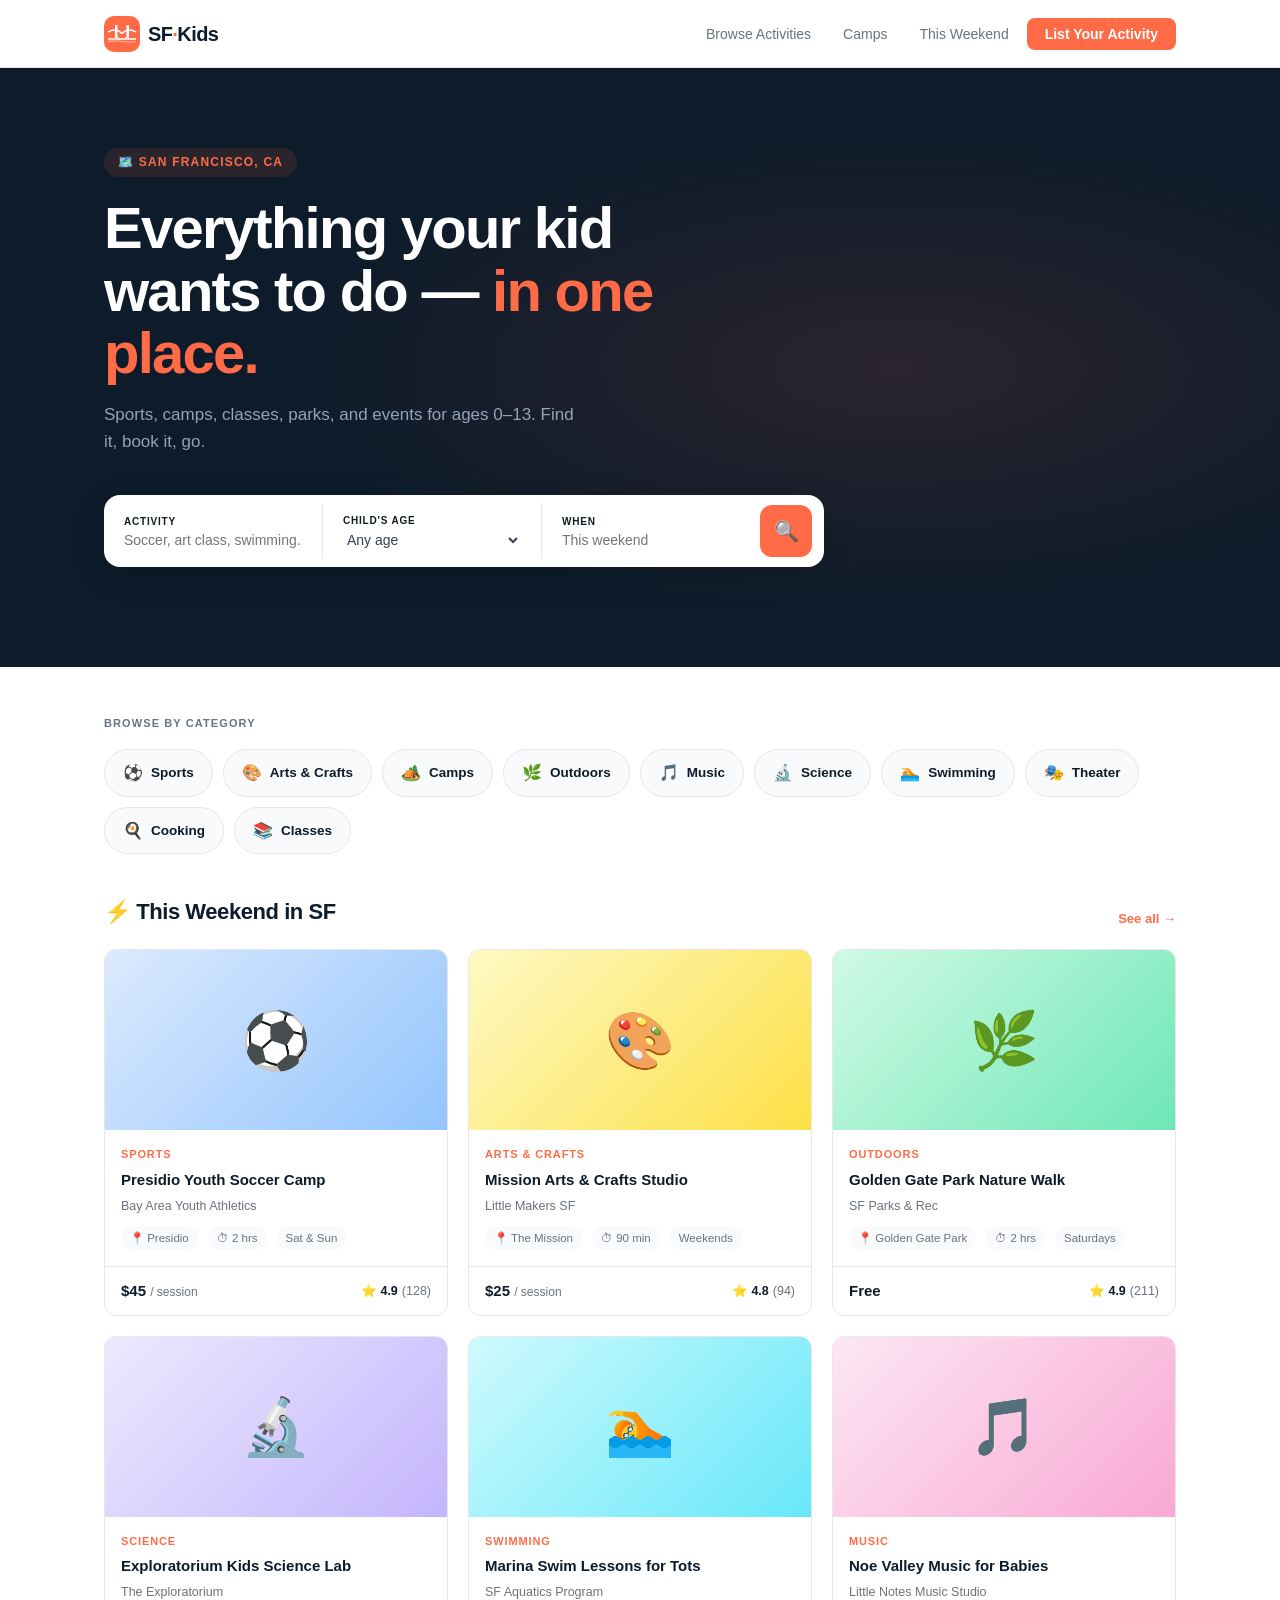
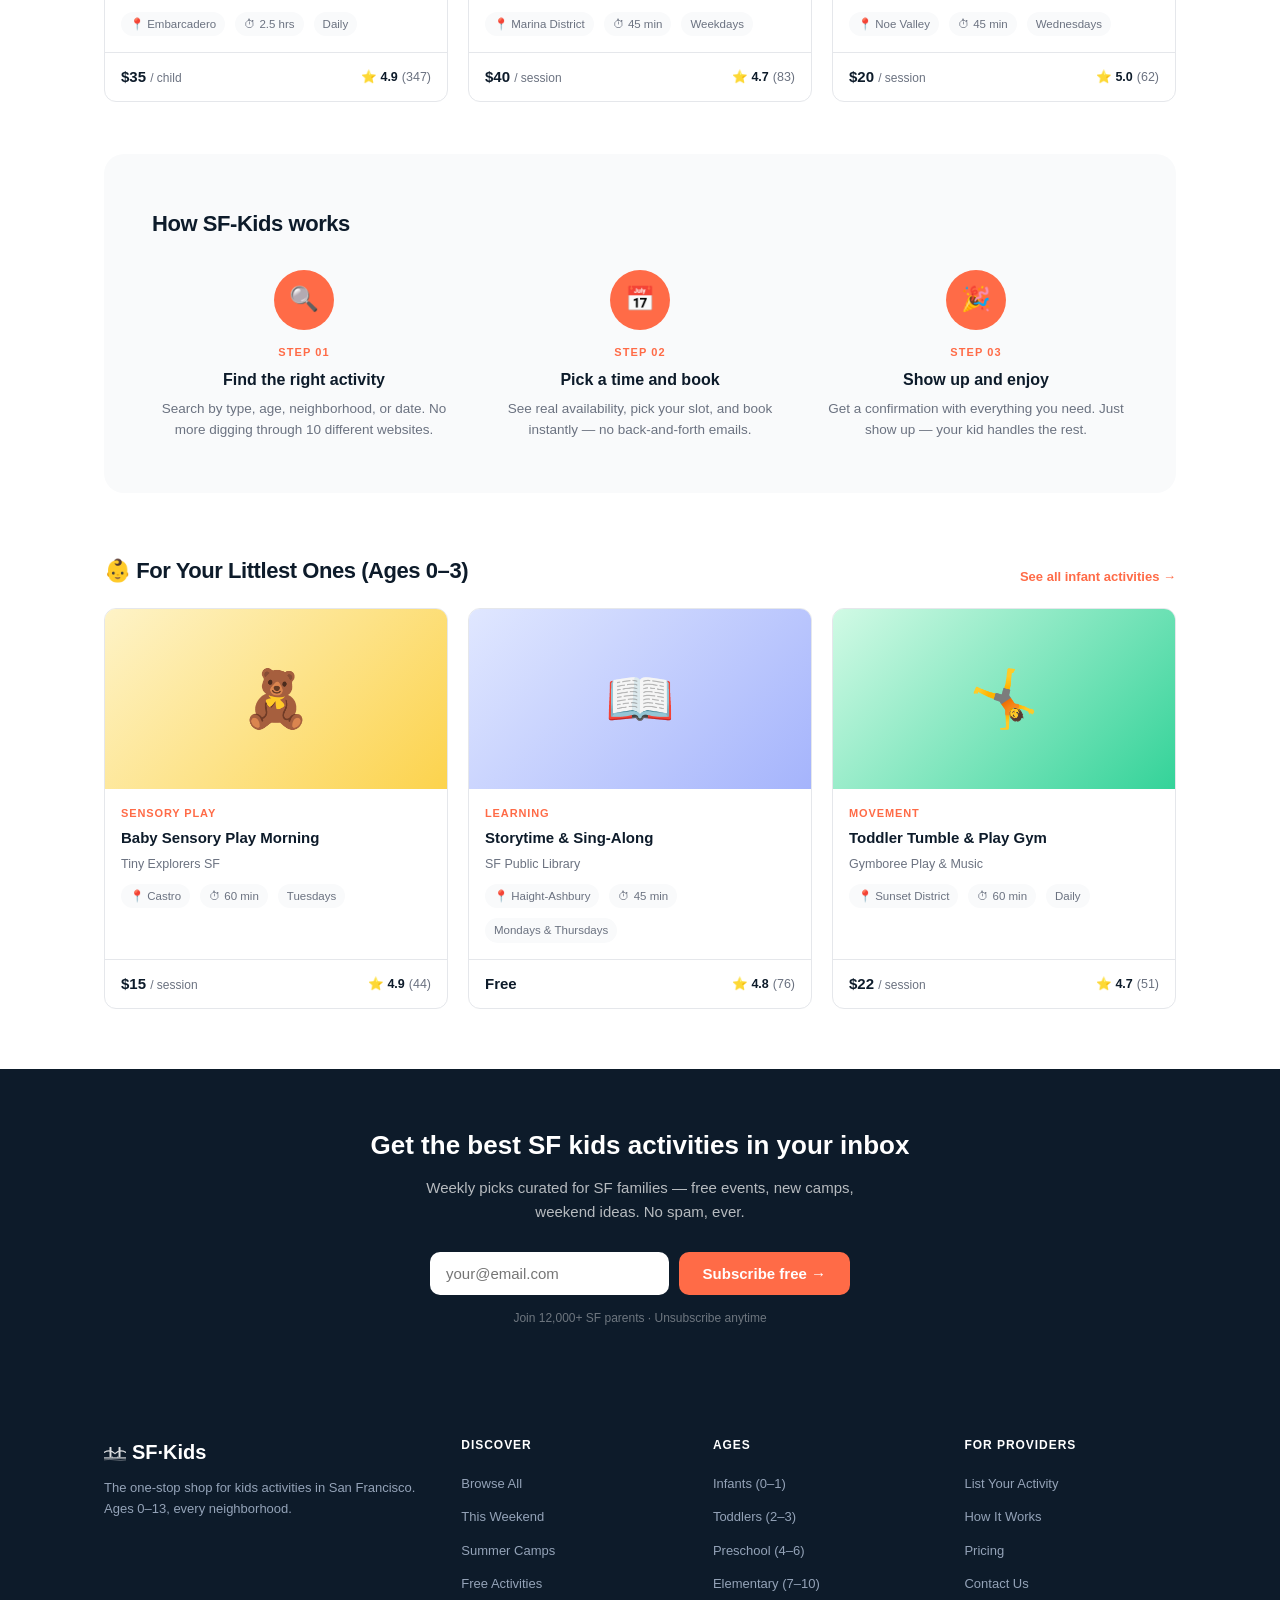
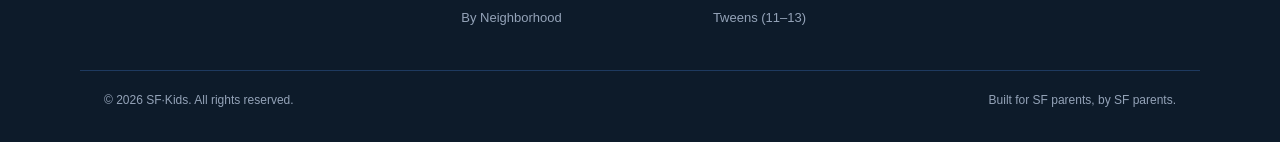
<file: index.html>
<!DOCTYPE html>
<html lang="en">
<head>
<meta charset="UTF-8">
<meta name="viewport" content="width=device-width, initial-scale=1.0">
<title>SF-Kids — Find & Book Kids Activities in San Francisco</title>
<meta name="description" content="The one-stop shop for kids activities in San Francisco. Sports, camps, classes, and events for ages 0–13. Book instantly.">
<link rel="stylesheet" href="styles.css">
</head>
<body>

<!-- ── Nav ──────────────────────────────────────────────────── -->
<nav class="nav">
  <div class="nav-inner">
    <a href="index.html" class="nav-logo">
      <div class="nav-logo-icon">
        <svg width="28" height="20" viewBox="0 0 28 20" fill="none" xmlns="http://www.w3.org/2000/svg">
          <!-- Left tower -->
          <rect x="7" y="1" width="2.5" height="13" rx="0.5" fill="white"/>
          <!-- Right tower -->
          <rect x="18.5" y="1" width="2.5" height="13" rx="0.5" fill="white"/>
          <!-- Main suspension cable -->
          <path d="M0 8 Q8 3.5 14 9.5 Q20 3.5 28 8" stroke="white" stroke-width="1.4" fill="none" stroke-linecap="round"/>
          <!-- Suspender cables -->
          <line x1="10.5" y1="13" x2="10.5" y2="15" stroke="white" stroke-width="0.9"/>
          <line x1="14" y1="15" x2="14" y2="15" stroke="white" stroke-width="0.9"/>
          <line x1="17.5" y1="13" x2="17.5" y2="15" stroke="white" stroke-width="0.9"/>
          <!-- Deck / road -->
          <line x1="0" y1="15" x2="28" y2="15" stroke="white" stroke-width="1.5"/>
          <!-- Water -->
          <path d="M0 17.5 Q7 16.2 14 17.5 Q21 18.8 28 17.5" stroke="white" stroke-width="1" fill="none" opacity="0.5"/>
        </svg>
      </div>
      <span>SF<span style="color:var(--coral);font-weight:900;">·</span>Kids</span>
    </a>
    <ul class="nav-links">
      <li><a href="results.html">Browse Activities</a></li>
      <li><a href="results.html?filter=camps">Camps</a></li>
      <li><a href="results.html?filter=weekend">This Weekend</a></li>
      <li><a href="list-your-activity.html" class="nav-cta">List Your Activity</a></li>
    </ul>
  </div>
</nav>

<!-- ── Hero ─────────────────────────────────────────────────── -->
<section class="hero">
  <div class="hero-inner">
    <div class="hero-eyebrow">🗺️ San Francisco, CA</div>
    <h1>Everything your kid<br>wants to do — <span>in one place.</span></h1>
    <p class="hero-sub">Sports, camps, classes, parks, and events for ages 0–13. Find it, book it, go.</p>

    <!-- Search bar -->
    <div class="search-bar">
      <div class="search-field">
        <span class="search-label">Activity</span>
        <input type="text" placeholder="Soccer, art class, swimming...">
      </div>
      <div class="search-field">
        <span class="search-label">Child's Age</span>
        <select>
          <option value="">Any age</option>
          <option>0–1 (Infant)</option>
          <option>2–3 (Toddler)</option>
          <option>4–6 (Preschool)</option>
          <option>7–10 (Elementary)</option>
          <option>11–13 (Tween)</option>
        </select>
      </div>
      <div class="search-field">
        <span class="search-label">When</span>
        <input type="text" placeholder="This weekend">
      </div>
      <button class="search-btn" onclick="window.location='results.html'">🔍</button>
    </div>
  </div>
</section>

<!-- ── Categories ────────────────────────────────────────────── -->
<div class="page">
  <div class="categories">
    <p class="categories-title">Browse by category</p>
    <div class="cat-chips">
      <a href="results.html" class="cat-chip"><span class="cat-chip-icon">⚽</span> Sports</a>
      <a href="results.html" class="cat-chip"><span class="cat-chip-icon">🎨</span> Arts & Crafts</a>
      <a href="results.html" class="cat-chip"><span class="cat-chip-icon">🏕️</span> Camps</a>
      <a href="results.html" class="cat-chip"><span class="cat-chip-icon">🌿</span> Outdoors</a>
      <a href="results.html" class="cat-chip"><span class="cat-chip-icon">🎵</span> Music</a>
      <a href="results.html" class="cat-chip"><span class="cat-chip-icon">🔬</span> Science</a>
      <a href="results.html" class="cat-chip"><span class="cat-chip-icon">🏊</span> Swimming</a>
      <a href="results.html" class="cat-chip"><span class="cat-chip-icon">🎭</span> Theater</a>
      <a href="results.html" class="cat-chip"><span class="cat-chip-icon">🍳</span> Cooking</a>
      <a href="results.html" class="cat-chip"><span class="cat-chip-icon">📚</span> Classes</a>
    </div>
  </div>

  <!-- This Weekend -->
  <div class="section-head">
    <h2>⚡ This Weekend in SF</h2>
    <a href="results.html?filter=weekend">See all →</a>
  </div>

  <div class="cards-grid">
    <!-- Card 1 -->
    <a href="activity.html?id=soccer" class="card">
      <div class="card-img" style="background: linear-gradient(135deg,#DBEAFE,#93C5FD); font-size:56px;">⚽</div>
      <div class="card-img-badge">Ages 6–12</div>
      <div class="card-img-save">🤍</div>
      <div class="card-body">
        <span class="card-cat">Sports</span>
        <span class="card-title">Presidio Youth Soccer Camp</span>
        <span class="card-provider">Bay Area Youth Athletics</span>
        <div class="card-meta">
          <span class="card-tag">📍 Presidio</span>
          <span class="card-tag">⏱ 2 hrs</span>
          <span class="card-tag">Sat & Sun</span>
        </div>
      </div>
      <div class="card-footer">
        <div class="card-price">$45 <span>/ session</span></div>
        <div class="card-rating">⭐ 4.9 <span style="color:var(--muted);font-weight:400;">(128)</span></div>
      </div>
    </a>

    <!-- Card 2 -->
    <a href="activity.html?id=arts-crafts" class="card">
      <div class="card-img" style="background: linear-gradient(135deg,#FEF9C3,#FDE047); font-size:56px;">🎨</div>
      <div class="card-img-badge">Ages 3–8</div>
      <div class="card-img-save">🤍</div>
      <div class="card-body">
        <span class="card-cat">Arts & Crafts</span>
        <span class="card-title">Mission Arts & Crafts Studio</span>
        <span class="card-provider">Little Makers SF</span>
        <div class="card-meta">
          <span class="card-tag">📍 The Mission</span>
          <span class="card-tag">⏱ 90 min</span>
          <span class="card-tag">Weekends</span>
        </div>
      </div>
      <div class="card-footer">
        <div class="card-price">$25 <span>/ session</span></div>
        <div class="card-rating">⭐ 4.8 <span style="color:var(--muted);font-weight:400;">(94)</span></div>
      </div>
    </a>

    <!-- Card 3 -->
    <a href="activity.html?id=nature-walk" class="card">
      <div class="card-img" style="background: linear-gradient(135deg,#D1FAE5,#6EE7B7); font-size:56px;">🌿</div>
      <div class="card-img-badge">Ages 4–10</div>
      <div class="card-img-save">❤️</div>
      <div class="card-body">
        <span class="card-cat">Outdoors</span>
        <span class="card-title">Golden Gate Park Nature Walk</span>
        <span class="card-provider">SF Parks & Rec</span>
        <div class="card-meta">
          <span class="card-tag">📍 Golden Gate Park</span>
          <span class="card-tag">⏱ 2 hrs</span>
          <span class="card-tag">Saturdays</span>
        </div>
      </div>
      <div class="card-footer">
        <div class="card-price">Free</div>
        <div class="card-rating">⭐ 4.9 <span style="color:var(--muted);font-weight:400;">(211)</span></div>
      </div>
    </a>

    <!-- Card 4 -->
    <a href="activity.html?id=science-lab" class="card">
      <div class="card-img" style="background: linear-gradient(135deg,#EDE9FE,#C4B5FD); font-size:56px;">🔬</div>
      <div class="card-img-badge">Ages 5–13</div>
      <div class="card-img-save">🤍</div>
      <div class="card-body">
        <span class="card-cat">Science</span>
        <span class="card-title">Exploratorium Kids Science Lab</span>
        <span class="card-provider">The Exploratorium</span>
        <div class="card-meta">
          <span class="card-tag">📍 Embarcadero</span>
          <span class="card-tag">⏱ 2.5 hrs</span>
          <span class="card-tag">Daily</span>
        </div>
      </div>
      <div class="card-footer">
        <div class="card-price">$35 <span>/ child</span></div>
        <div class="card-rating">⭐ 4.9 <span style="color:var(--muted);font-weight:400;">(347)</span></div>
      </div>
    </a>

    <!-- Card 5 -->
    <a href="activity.html?id=swim-tots" class="card">
      <div class="card-img" style="background: linear-gradient(135deg,#CFFAFE,#67E8F9); font-size:56px;">🏊</div>
      <div class="card-img-badge">Ages 0–6</div>
      <div class="card-img-save">🤍</div>
      <div class="card-body">
        <span class="card-cat">Swimming</span>
        <span class="card-title">Marina Swim Lessons for Tots</span>
        <span class="card-provider">SF Aquatics Program</span>
        <div class="card-meta">
          <span class="card-tag">📍 Marina District</span>
          <span class="card-tag">⏱ 45 min</span>
          <span class="card-tag">Weekdays</span>
        </div>
      </div>
      <div class="card-footer">
        <div class="card-price">$40 <span>/ session</span></div>
        <div class="card-rating">⭐ 4.7 <span style="color:var(--muted);font-weight:400;">(83)</span></div>
      </div>
    </a>

    <!-- Card 6 -->
    <a href="activity.html?id=music-babies" class="card">
      <div class="card-img" style="background: linear-gradient(135deg,#FCE7F3,#F9A8D4); font-size:56px;">🎵</div>
      <div class="card-img-badge">Ages 0–3</div>
      <div class="card-img-save">🤍</div>
      <div class="card-body">
        <span class="card-cat">Music</span>
        <span class="card-title">Noe Valley Music for Babies</span>
        <span class="card-provider">Little Notes Music Studio</span>
        <div class="card-meta">
          <span class="card-tag">📍 Noe Valley</span>
          <span class="card-tag">⏱ 45 min</span>
          <span class="card-tag">Wednesdays</span>
        </div>
      </div>
      <div class="card-footer">
        <div class="card-price">$20 <span>/ session</span></div>
        <div class="card-rating">⭐ 5.0 <span style="color:var(--muted);font-weight:400;">(62)</span></div>
      </div>
    </a>
  </div>

  <!-- How it works -->
  <div class="how-it-works">
    <div class="section-head">
      <h2>How SF-Kids works</h2>
    </div>
    <div class="hiw-steps">
      <div class="hiw-step">
        <div class="hiw-icon">🔍</div>
        <p class="hiw-num">Step 01</p>
        <p class="hiw-title">Find the right activity</p>
        <p class="hiw-desc">Search by type, age, neighborhood, or date. No more digging through 10 different websites.</p>
      </div>
      <div class="hiw-step">
        <div class="hiw-icon">📅</div>
        <p class="hiw-num">Step 02</p>
        <p class="hiw-title">Pick a time and book</p>
        <p class="hiw-desc">See real availability, pick your slot, and book instantly — no back-and-forth emails.</p>
      </div>
      <div class="hiw-step">
        <div class="hiw-icon">🎉</div>
        <p class="hiw-num">Step 03</p>
        <p class="hiw-title">Show up and enjoy</p>
        <p class="hiw-desc">Get a confirmation with everything you need. Just show up — your kid handles the rest.</p>
      </div>
    </div>
  </div>

  <!-- Baby & Infant section -->
  <div class="section-head" style="margin-top: 8px;">
    <h2>👶 For Your Littlest Ones (Ages 0–3)</h2>
    <a href="results.html">See all infant activities →</a>
  </div>
  <div class="cards-grid" style="margin-bottom:60px;">
    <a href="activity.html?id=sensory-play" class="card">
      <div class="card-img" style="background: linear-gradient(135deg,#FEF3C7,#FCD34D); font-size:56px;">🧸</div>
      <div class="card-img-badge">Ages 0–2</div>
      <div class="card-img-save">🤍</div>
      <div class="card-body">
        <span class="card-cat">Sensory Play</span>
        <span class="card-title">Baby Sensory Play Morning</span>
        <span class="card-provider">Tiny Explorers SF</span>
        <div class="card-meta">
          <span class="card-tag">📍 Castro</span>
          <span class="card-tag">⏱ 60 min</span>
          <span class="card-tag">Tuesdays</span>
        </div>
      </div>
      <div class="card-footer">
        <div class="card-price">$15 <span>/ session</span></div>
        <div class="card-rating">⭐ 4.9 <span style="color:var(--muted);font-weight:400;">(44)</span></div>
      </div>
    </a>
    <a href="activity.html?id=music-babies" class="card">
      <div class="card-img" style="background: linear-gradient(135deg,#E0E7FF,#A5B4FC); font-size:56px;">📖</div>
      <div class="card-img-badge">Ages 0–3</div>
      <div class="card-img-save">🤍</div>
      <div class="card-body">
        <span class="card-cat">Learning</span>
        <span class="card-title">Storytime & Sing-Along</span>
        <span class="card-provider">SF Public Library</span>
        <div class="card-meta">
          <span class="card-tag">📍 Haight-Ashbury</span>
          <span class="card-tag">⏱ 45 min</span>
          <span class="card-tag">Mondays & Thursdays</span>
        </div>
      </div>
      <div class="card-footer">
        <div class="card-price">Free</div>
        <div class="card-rating">⭐ 4.8 <span style="color:var(--muted);font-weight:400;">(76)</span></div>
      </div>
    </a>
    <a href="activity.html?id=gym" class="card">
      <div class="card-img" style="background: linear-gradient(135deg,#D1FAE5,#34D399); font-size:56px;">🤸</div>
      <div class="card-img-badge">Ages 1–3</div>
      <div class="card-img-save">🤍</div>
      <div class="card-body">
        <span class="card-cat">Movement</span>
        <span class="card-title">Toddler Tumble & Play Gym</span>
        <span class="card-provider">Gymboree Play & Music</span>
        <div class="card-meta">
          <span class="card-tag">📍 Sunset District</span>
          <span class="card-tag">⏱ 60 min</span>
          <span class="card-tag">Daily</span>
        </div>
      </div>
      <div class="card-footer">
        <div class="card-price">$22 <span>/ session</span></div>
        <div class="card-rating">⭐ 4.7 <span style="color:var(--muted);font-weight:400;">(51)</span></div>
      </div>
    </a>
  </div>
</div>

<!-- ── Email Subscribe ───────────────────────────────────────── -->
<div style="background:var(--navy);padding:56px 24px;text-align:center;">
  <h2 style="font-size:26px;font-weight:800;color:#fff;margin-bottom:10px;">Get the best SF kids activities in your inbox</h2>
  <p style="font-size:15px;color:rgba(255,255,255,.7);max-width:460px;margin:0 auto 28px;line-height:1.6;">Weekly picks curated for SF families — free events, new camps, weekend ideas. No spam, ever.</p>
  <form action="https://formsubmit.co/brandonbreon@gmail.com" method="POST"
        onsubmit="this.querySelector('.sub-btn').textContent='✓ You\'re in!'"
        style="display:flex;gap:10px;max-width:420px;margin:0 auto;flex-wrap:wrap;justify-content:center;">
    <input type="hidden" name="_subject" value="New SF-Kids Newsletter Subscriber">
    <input type="hidden" name="_captcha" value="false">
    <input type="hidden" name="_next" value="https://sf-kids.com">
    <input type="email" name="email" required placeholder="your@email.com"
      style="flex:1;min-width:220px;padding:13px 16px;border-radius:10px;border:none;font-size:15px;font-family:inherit;color:var(--navy);">
    <button type="submit" class="sub-btn"
      style="padding:13px 24px;background:var(--coral);color:#fff;border:none;border-radius:10px;font-size:15px;font-weight:700;cursor:pointer;font-family:inherit;white-space:nowrap;">
      Subscribe free →
    </button>
  </form>
  <p style="font-size:12px;color:rgba(255,255,255,.4);margin-top:14px;">Join 12,000+ SF parents · Unsubscribe anytime</p>
</div>

<!-- ── Footer ────────────────────────────────────────────────── -->
<footer class="footer">
  <div class="footer-inner">
    <div>
      <div class="footer-brand">
        <svg width="22" height="16" viewBox="0 0 28 20" fill="none" xmlns="http://www.w3.org/2000/svg" style="vertical-align:middle;margin-right:6px;opacity:0.85;">
          <rect x="7" y="1" width="2.5" height="13" rx="0.5" fill="white"/>
          <rect x="18.5" y="1" width="2.5" height="13" rx="0.5" fill="white"/>
          <path d="M0 8 Q8 3.5 14 9.5 Q20 3.5 28 8" stroke="white" stroke-width="1.4" fill="none" stroke-linecap="round"/>
          <line x1="10.5" y1="13" x2="10.5" y2="15" stroke="white" stroke-width="0.9"/>
          <line x1="17.5" y1="13" x2="17.5" y2="15" stroke="white" stroke-width="0.9"/>
          <line x1="0" y1="15" x2="28" y2="15" stroke="white" stroke-width="1.5"/>
          <path d="M0 17.5 Q7 16.2 14 17.5 Q21 18.8 28 17.5" stroke="white" stroke-width="1" fill="none" opacity="0.5"/>
        </svg>SF·Kids
      </div>
      <p class="footer-tagline">The one-stop shop for kids activities in San Francisco. Ages 0–13, every neighborhood.</p>
    </div>
    <div>
      <p class="footer-col-title">Discover</p>
      <ul class="footer-links">
        <li><a href="results.html">Browse All</a></li>
        <li><a href="results.html?filter=weekend">This Weekend</a></li>
        <li><a href="results.html?filter=camps">Summer Camps</a></li>
        <li><a href="#">Free Activities</a></li>
        <li><a href="#">By Neighborhood</a></li>
      </ul>
    </div>
    <div>
      <p class="footer-col-title">Ages</p>
      <ul class="footer-links">
        <li><a href="#">Infants (0–1)</a></li>
        <li><a href="#">Toddlers (2–3)</a></li>
        <li><a href="#">Preschool (4–6)</a></li>
        <li><a href="#">Elementary (7–10)</a></li>
        <li><a href="#">Tweens (11–13)</a></li>
      </ul>
    </div>
    <div>
      <p class="footer-col-title">For Providers</p>
      <ul class="footer-links">
        <li><a href="#">List Your Activity</a></li>
        <li><a href="#">How It Works</a></li>
        <li><a href="#">Pricing</a></li>
        <li><a href="#">Contact Us</a></li>
      </ul>
    </div>
  </div>
  <div class="footer-bottom">
    <span>© 2026 SF·Kids. All rights reserved.</span>
    <span>Built for SF parents, by SF parents.</span>
  </div>
</footer>

</body>
</html>
</file>
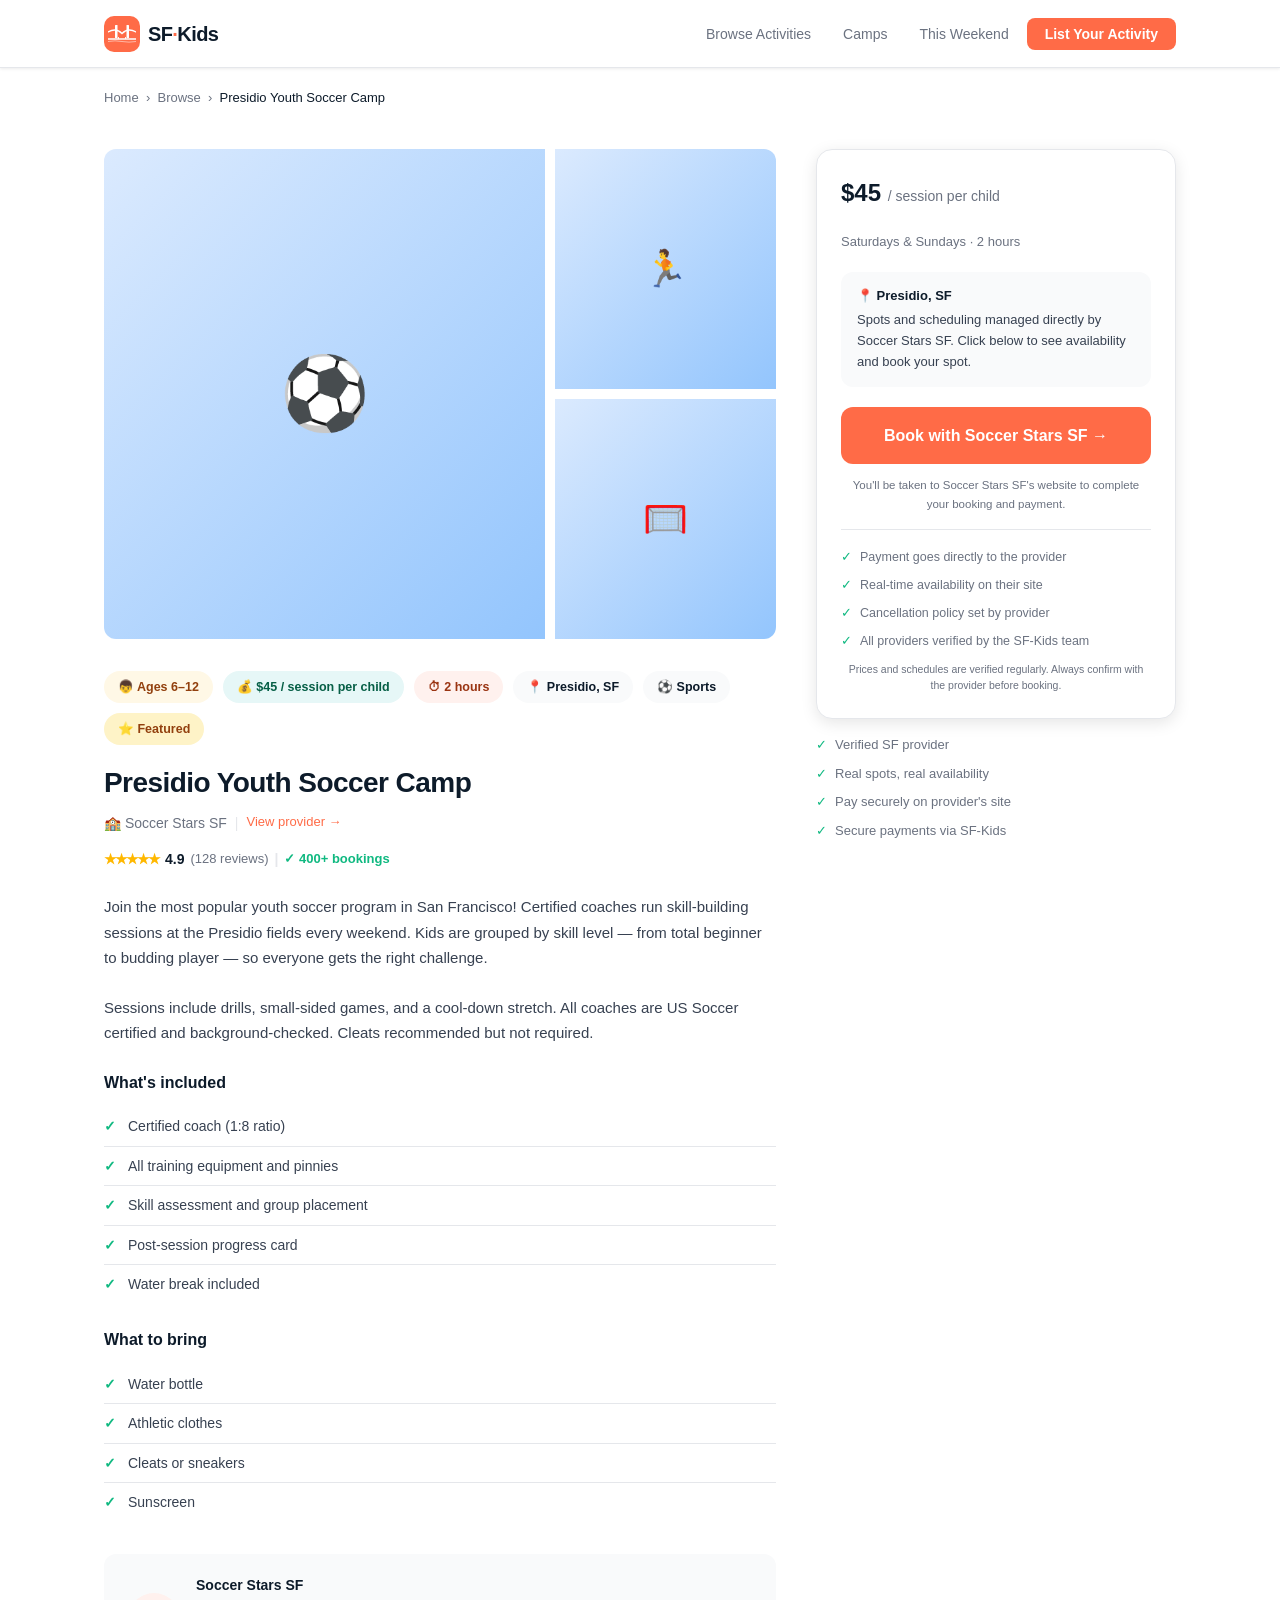
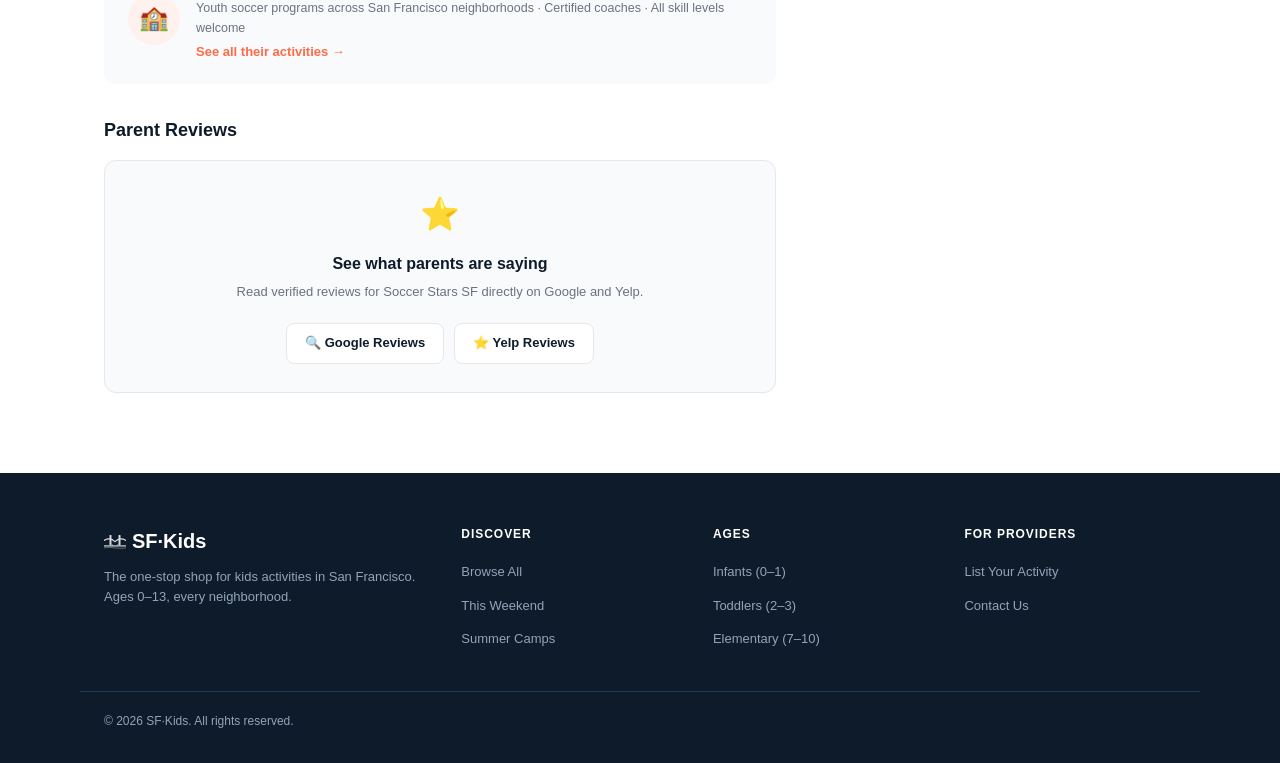
<file: activity.html>
<!DOCTYPE html>
<html lang="en">
<head>
<meta charset="UTF-8">
<meta name="viewport" content="width=device-width, initial-scale=1.0">
<title id="page-title">Activity — SF-Kids</title>
<link rel="stylesheet" href="styles.css">
<script src="activities-data.js"></script>
<script src="booking-api.js"></script>
</head>
<body>

<!-- ── Nav ──────────────────────────────────────────────────── -->
<nav class="nav">
  <div class="nav-inner">
    <a href="index.html" class="nav-logo">
      <div class="nav-logo-icon">
        <svg width="28" height="20" viewBox="0 0 28 20" fill="none" xmlns="http://www.w3.org/2000/svg">
          <!-- Left tower -->
          <rect x="7" y="1" width="2.5" height="13" rx="0.5" fill="white"/>
          <!-- Right tower -->
          <rect x="18.5" y="1" width="2.5" height="13" rx="0.5" fill="white"/>
          <!-- Main suspension cable -->
          <path d="M0 8 Q8 3.5 14 9.5 Q20 3.5 28 8" stroke="white" stroke-width="1.4" fill="none" stroke-linecap="round"/>
          <!-- Suspender cables -->
          <line x1="10.5" y1="13" x2="10.5" y2="15" stroke="white" stroke-width="0.9"/>
          <line x1="14" y1="15" x2="14" y2="15" stroke="white" stroke-width="0.9"/>
          <line x1="17.5" y1="13" x2="17.5" y2="15" stroke="white" stroke-width="0.9"/>
          <!-- Deck / road -->
          <line x1="0" y1="15" x2="28" y2="15" stroke="white" stroke-width="1.5"/>
          <!-- Water -->
          <path d="M0 17.5 Q7 16.2 14 17.5 Q21 18.8 28 17.5" stroke="white" stroke-width="1" fill="none" opacity="0.5"/>
        </svg>
      </div>
      <span>SF<span style="color:var(--coral);font-weight:900;">·</span>Kids</span>
    </a>
    <ul class="nav-links">
      <li><a href="results.html">Browse Activities</a></li>
      <li><a href="results.html?filter=camps">Camps</a></li>
      <li><a href="results.html?filter=weekend">This Weekend</a></li>
      <li><a href="list-your-activity.html" class="nav-cta">List Your Activity</a></li>
    </ul>
  </div>
</nav>

<!-- ── Breadcrumb ─────────────────────────────────────────────── -->
<div class="page" style="padding-top:20px;">
  <p style="font-size:13px;color:var(--muted);">
    <a href="index.html" style="color:var(--muted);">Home</a> &nbsp;›&nbsp;
    <a href="results.html" style="color:var(--muted);">Browse</a> &nbsp;›&nbsp;
    <span id="breadcrumb-title" style="color:var(--navy);">Activity</span>
  </p>
</div>

<!-- ── Detail layout ─────────────────────────────────────────── -->
<div class="page">
  <div class="detail-layout">

    <!-- Left: content -->
    <div>
      <!-- Gallery -->
      <div class="detail-gallery" id="gallery"></div>

      <!-- Badges -->
      <div class="detail-badges" id="badges"></div>

      <h1 class="detail-title" id="detail-title"></h1>

      <div class="detail-provider" id="detail-provider"></div>

      <div class="detail-rating" id="detail-rating"></div>

      <div id="detail-desc"></div>

      <h3 style="font-size:16px;font-weight:700;color:var(--navy);margin-bottom:12px;">What's included</h3>
      <ul class="detail-list" id="included-list"></ul>

      <h3 style="font-size:16px;font-weight:700;color:var(--navy);margin-bottom:12px;margin-top:24px;">What to bring</h3>
      <ul class="detail-list" id="bring-list"></ul>

      <!-- Provider trust block -->
      <div id="provider-block" style="background:var(--light);border-radius:var(--radius);padding:20px 24px;margin-top:32px;display:flex;gap:16px;align-items:center;"></div>

      <!-- Reviews -->
      <div class="reviews" id="reviews-section"></div>
    </div>

    <!-- Right: booking card -->
    <div>
      <div class="booking-card" id="booking-card"></div>

      <!-- Trust signals -->
      <div style="margin-top:16px;display:flex;flex-direction:column;gap:8px;">
        <div style="display:flex;align-items:center;gap:8px;font-size:13px;color:var(--muted);"><span style="color:var(--success);">✓</span> Verified SF provider</div>
        <div style="display:flex;align-items:center;gap:8px;font-size:13px;color:var(--muted);"><span style="color:var(--success);">✓</span> Real spots, real availability</div>
        <div style="display:flex;align-items:center;gap:8px;font-size:13px;color:var(--muted);"><span style="color:var(--success);">✓</span> Pay securely on provider's site</div>
        <div style="display:flex;align-items:center;gap:8px;font-size:13px;color:var(--muted);"><span style="color:var(--success);">✓</span> Secure payments via SF-Kids</div>
      </div>
    </div>
  </div>
</div>

<!-- ── Footer ────────────────────────────────────────────────── -->
<footer class="footer">
  <div class="footer-inner">
    <div>
      <div class="footer-brand">
        <svg width="22" height="16" viewBox="0 0 28 20" fill="none" xmlns="http://www.w3.org/2000/svg" style="vertical-align:middle;margin-right:6px;opacity:0.85;">
          <rect x="7" y="1" width="2.5" height="13" rx="0.5" fill="white"/>
          <rect x="18.5" y="1" width="2.5" height="13" rx="0.5" fill="white"/>
          <path d="M0 8 Q8 3.5 14 9.5 Q20 3.5 28 8" stroke="white" stroke-width="1.4" fill="none" stroke-linecap="round"/>
          <line x1="10.5" y1="13" x2="10.5" y2="15" stroke="white" stroke-width="0.9"/>
          <line x1="17.5" y1="13" x2="17.5" y2="15" stroke="white" stroke-width="0.9"/>
          <line x1="0" y1="15" x2="28" y2="15" stroke="white" stroke-width="1.5"/>
          <path d="M0 17.5 Q7 16.2 14 17.5 Q21 18.8 28 17.5" stroke="white" stroke-width="1" fill="none" opacity="0.5"/>
        </svg>SF·Kids
      </div>
      <p class="footer-tagline">The one-stop shop for kids activities in San Francisco. Ages 0–13, every neighborhood.</p>
    </div>
    <div>
      <p class="footer-col-title">Discover</p>
      <ul class="footer-links">
        <li><a href="results.html">Browse All</a></li>
        <li><a href="results.html?filter=weekend">This Weekend</a></li>
        <li><a href="results.html?filter=camps">Summer Camps</a></li>
      </ul>
    </div>
    <div>
      <p class="footer-col-title">Ages</p>
      <ul class="footer-links">
        <li><a href="#">Infants (0–1)</a></li>
        <li><a href="#">Toddlers (2–3)</a></li>
        <li><a href="#">Elementary (7–10)</a></li>
      </ul>
    </div>
    <div>
      <p class="footer-col-title">For Providers</p>
      <ul class="footer-links">
        <li><a href="list-your-activity.html">List Your Activity</a></li>
        <li><a href="#">Contact Us</a></li>
      </ul>
    </div>
  </div>
  <div class="footer-bottom">
    <span>© 2026 SF·Kids. All rights reserved.</span>
  </div>
</footer>

<script>
  function selectSlot(el) {
    if (el.dataset.full === 'true') return;
    document.querySelectorAll('.time-slot').forEach(s => s.classList.remove('selected'));
    el.classList.add('selected');
  }

  function stars(n) {
    return '★'.repeat(n) + '☆'.repeat(5 - n);
  }

  function buildPage() {
    const params = new URLSearchParams(window.location.search);
    const id = params.get('id') || 'soccer';
    const a = ACTIVITIES_DATA[id];

    if (!a) {
      document.body.innerHTML = '<div style="padding:60px;text-align:center;"><h2>Activity not found.</h2><a href="results.html">← Back to results</a></div>';
      return;
    }

    // Page title + breadcrumb
    document.getElementById('page-title').textContent = a.title + ' — SF-Kids';
    document.getElementById('breadcrumb-title').textContent = a.title;

    // Gallery
    document.getElementById('gallery').innerHTML = `
      <div class="gallery-main" style="background:linear-gradient(135deg,${a.gFrom},${a.gTo})">${a.emoji}</div>
      <div class="gallery-sm" style="background:linear-gradient(135deg,${a.gFrom},${a.gTo})">${a.emoji2}</div>
      <div class="gallery-sm" style="background:linear-gradient(135deg,${a.gFrom},${a.gTo})">${a.emoji3}</div>`;

    // Badges
    const specialBadge = a.special ? `<span class="badge" style="background:#F3E8FF;color:#7C3AED;">💛 Special Needs Friendly</span>` : '';
    const featuredBadge = a.featured ? `<span class="badge" style="background:#FEF3C7;color:#92400E;">⭐ Featured</span>` : '';
    document.getElementById('badges').innerHTML = `
      <span class="badge badge-age">👦 ${a.age}</span>
      <span class="badge badge-price">💰 ${a.price}${a.priceUnit ? ' ' + a.priceUnit : ''}</span>
      <span class="badge badge-time">⏱ ${a.duration}</span>
      <span class="badge" style="background:var(--light);color:var(--navy);">📍 ${a.neighborhood}</span>
      <span class="badge" style="background:var(--light);color:var(--navy);">${a.emoji} ${a.cat}</span>
      ${specialBadge}${featuredBadge}`;

    // Title + provider
    document.getElementById('detail-title').textContent = a.title;
    document.getElementById('detail-provider').innerHTML = `
      <span>🏫 ${a.provider}</span>
      <span style="color:var(--rule);">|</span>
      ${a.providerUrl && a.providerUrl !== '#'
        ? `<a href="${a.providerUrl}" target="_blank" rel="noopener noreferrer" style="color:var(--coral);font-size:13px;">View provider →</a>`
        : `<span style="color:var(--muted);font-size:13px;">View provider</span>`
      }`;

    // Rating
    document.getElementById('detail-rating').innerHTML = `
      <span class="stars">★★★★★</span>
      <span>${a.rating}</span>
      <span style="color:var(--muted);font-weight:400;font-size:13px;">(${a.reviewCount} reviews)</span>
      <span style="color:var(--rule);">|</span>
      <span style="color:var(--success);font-size:13px;font-weight:600;">✓ ${a.bookings} bookings</span>`;

    // Description
    document.getElementById('detail-desc').innerHTML = a.desc.map(p => `<p class="detail-desc">${p}</p>`).join('');

    // Included + bring
    document.getElementById('included-list').innerHTML = a.included.map(i => `<li>${i}</li>`).join('');
    document.getElementById('bring-list').innerHTML = a.bring.map(i => `<li>${i}</li>`).join('');

    // Provider trust block
    document.getElementById('provider-block').innerHTML = `
      <div style="width:52px;height:52px;background:var(--coral-lt);border-radius:50%;display:flex;align-items:center;justify-content:center;font-size:24px;flex-shrink:0;">${a.providerEmoji}</div>
      <div>
        <p style="font-size:14px;font-weight:700;color:var(--navy);margin-bottom:2px;">${a.provider}</p>
        <p style="font-size:12.5px;color:var(--muted);">${a.providerDesc}</p>
        <a href="#" style="font-size:13px;color:var(--coral);font-weight:600;">See all their activities →</a>
      </div>`;

    // Reviews — link to real provider reviews, no fabricated content
    const reviewSearch = encodeURIComponent(a.provider + ' San Francisco reviews');
    const googleUrl = `https://www.google.com/search?q=${reviewSearch}`;
    const yelpUrl   = `https://www.yelp.com/search?find_desc=${encodeURIComponent(a.provider)}&find_loc=San+Francisco%2C+CA`;
    document.getElementById('reviews-section').innerHTML = `
      <h3>Parent Reviews</h3>
      <div style="background:var(--light);border:1.5px solid var(--rule);border-radius:var(--radius);padding:28px 24px;text-align:center;">
        <div style="font-size:32px;margin-bottom:10px;">⭐</div>
        <p style="font-weight:700;color:var(--navy);margin-bottom:6px;">See what parents are saying</p>
        <p style="font-size:13px;color:var(--muted);margin-bottom:20px;">Read verified reviews for ${a.provider} directly on Google and Yelp.</p>
        <div style="display:flex;gap:10px;justify-content:center;flex-wrap:wrap;">
          <a href="${googleUrl}" target="_blank" rel="noopener noreferrer"
             style="display:inline-flex;align-items:center;gap:6px;background:white;border:1.5px solid var(--rule);color:var(--navy);font-size:13px;font-weight:600;padding:9px 18px;border-radius:8px;text-decoration:none;">
            🔍 Google Reviews
          </a>
          <a href="${yelpUrl}" target="_blank" rel="noopener noreferrer"
             style="display:inline-flex;align-items:center;gap:6px;background:white;border:1.5px solid var(--rule);color:var(--navy);font-size:13px;font-weight:600;padding:9px 18px;border-radius:8px;text-decoration:none;">
            ⭐ Yelp Reviews
          </a>
        </div>
      </div>`;

    // Booking sidebar — redirect directly to provider
    const priceDisplay = a.price === 'Free'
      ? '<div class="booking-card-price">Free</div>'
      : `<div class="booking-card-price">${a.price} <span>${a.priceUnit}</span></div>`;

    document.getElementById('booking-card').innerHTML = `
      ${priceDisplay}
      <div style="font-size:13px;color:var(--muted);margin-bottom:20px;line-height:1.5;">
        ${a.schedule} · ${a.duration}
      </div>
      <div style="background:var(--light);border-radius:var(--radius);padding:14px 16px;margin-bottom:20px;font-size:13px;color:var(--mid);line-height:1.6;">
        <strong style="color:var(--navy);display:block;margin-bottom:4px;">📍 ${a.neighborhood}</strong>
        Spots and scheduling managed directly by ${a.provider}. Click below to see availability and book your spot.
      </div>
      <a href="${a.bookingUrl}" target="_blank" rel="noopener noreferrer"
         class="btn btn-primary btn-lg"
         style="width:100%;justify-content:center;display:flex;">
        Book with ${a.provider} →
      </a>
      <p style="font-size:11.5px;color:var(--muted);text-align:center;margin-top:12px;">
        You'll be taken to ${a.provider}'s website to complete your booking and payment.
      </p>
      <div style="margin-top:16px;border-top:1px solid var(--rule);padding-top:16px;display:flex;flex-direction:column;gap:8px;">
        <div style="display:flex;align-items:center;gap:8px;font-size:12.5px;color:var(--muted);"><span style="color:var(--success);">✓</span> Payment goes directly to the provider</div>
        <div style="display:flex;align-items:center;gap:8px;font-size:12.5px;color:var(--muted);"><span style="color:var(--success);">✓</span> Real-time availability on their site</div>
        <div style="display:flex;align-items:center;gap:8px;font-size:12.5px;color:var(--muted);"><span style="color:var(--success);">✓</span> Cancellation policy set by provider</div>
        <div style="display:flex;align-items:center;gap:8px;font-size:12.5px;color:var(--muted);"><span style="color:var(--success);">✓</span> All providers verified by the SF-Kids team</div>
      </div>
      <p style="font-size:10.5px;color:var(--muted);text-align:center;margin-top:12px;line-height:1.5;">
        Prices and schedules are verified regularly. Always confirm with the provider before booking.
      </p>`;
  }

  function updateSidebarTotal() {
    const params = new URLSearchParams(window.location.search);
    const a = ACTIVITIES_DATA[params.get('id') || 'soccer'];
    if (!a || a.price === 'Free') return;
    const priceNum = parseFloat(a.price.replace('$', ''));
    const spotsEl = document.getElementById('spots-select');
    const spots = spotsEl ? parseInt(spotsEl.value) : 1;
    const sub = priceNum * spots;
    const fee = sub * 0.03;
    document.getElementById('sidebar-line1').textContent = a.price + ' × ' + spots + (spots > 1 ? ' children' : ' session');
    document.getElementById('sidebar-subtotal').textContent = '$' + sub.toFixed(2);
    document.getElementById('sidebar-fee').textContent = '$' + fee.toFixed(2);
    document.getElementById('sidebar-total').textContent = '$' + (sub + fee).toFixed(2);
  }

  buildPage();

  // ── Live availability: check each slot in the sidebar ─────────
  async function checkSidebarAvailability(activityId, date) {
    const a = ACTIVITIES_DATA[activityId];
    if (!a) return;
    const slotEls = document.querySelectorAll('#booking-card .time-slot');
    for (let i = 0; i < a.slots.length; i++) {
      const el = slotEls[i];
      if (!el || el.dataset.full === 'true') continue;
      const avail = await checkAvailability(activityId, a.slots[i], date);
      if (avail.unconfigured) return;
      let badge = el.querySelector('.slot-avail');
      if (!badge) {
        badge = document.createElement('span');
        badge.style.cssText = 'display:block;font-size:10px;font-weight:600;margin-top:2px;';
        el.appendChild(badge);
      }
      if (avail.isFull) {
        el.dataset.full  = 'true';
        el.style.opacity = '0.4';
        el.style.cursor  = 'not-allowed';
        el.classList.remove('selected');
        badge.style.color = '#9CA3AF';
        badge.textContent  = 'Full';
      } else if (avail.available <= 3) {
        badge.style.color = '#EF4444';
        badge.textContent  = avail.available + ' spot' + (avail.available === 1 ? '' : 's') + ' left';
      } else {
        badge.style.color = '#10B981';
        badge.textContent  = avail.available + ' spots available';
      }
    }
  }

  // Refresh availability after sidebar builds
  (function initAvailability() {
    const params = new URLSearchParams(window.location.search);
    const id  = params.get('id') || 'soccer';
    const dateEl = document.querySelector('#booking-card input[type="date"]');
    const date = dateEl ? dateEl.value : '2026-05-03';
    checkSidebarAvailability(id, date);
    if (dateEl) dateEl.addEventListener('change', e => checkSidebarAvailability(id, e.target.value));
  })();
</script>
</body>
</html>
</file>
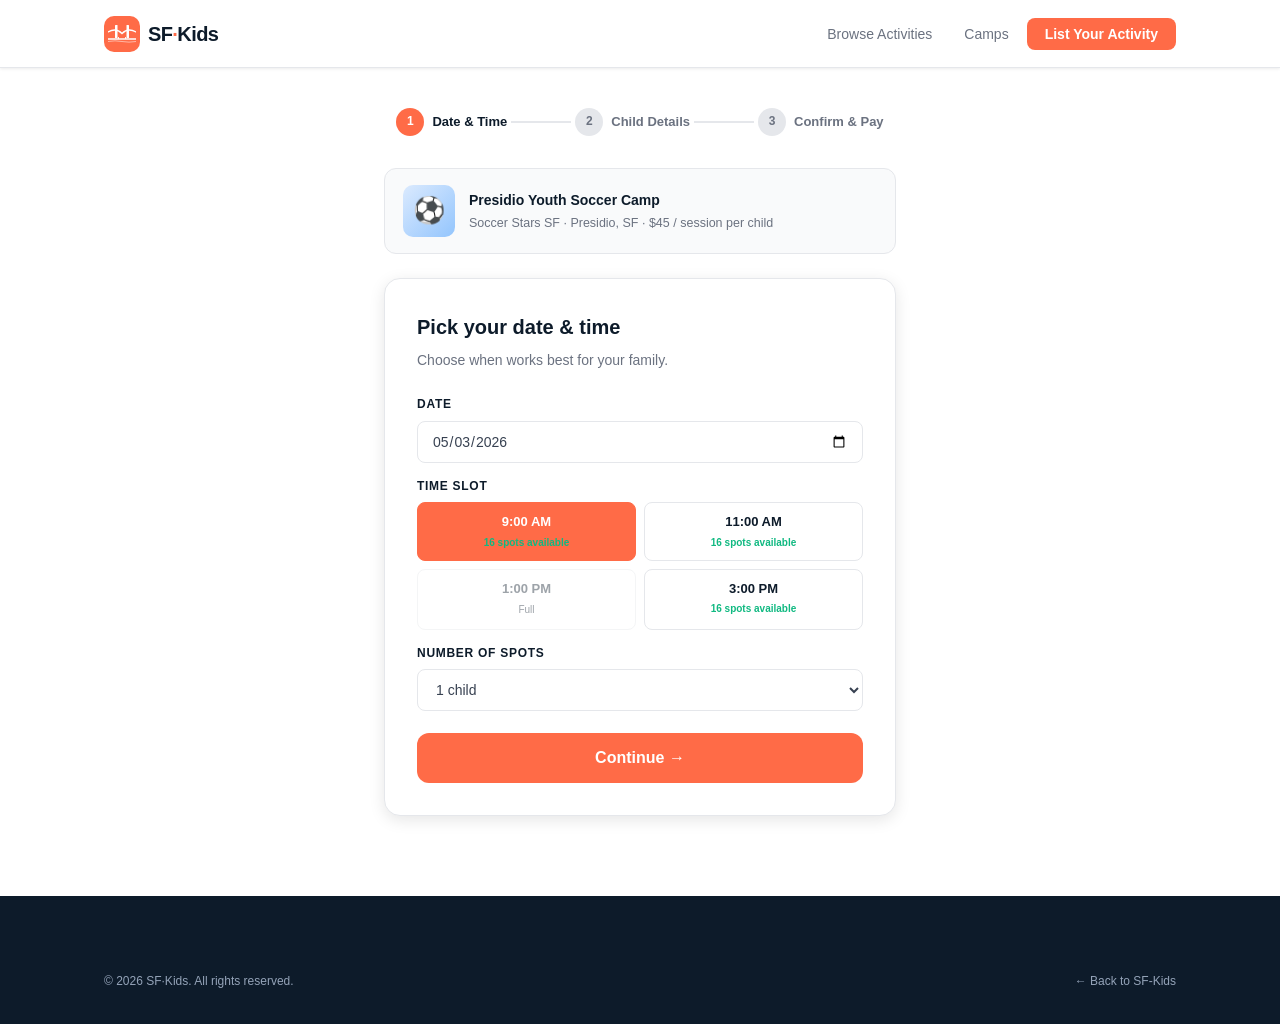
<file: booking.html>
<!DOCTYPE html>
<html lang="en">
<head>
<meta charset="UTF-8">
<meta name="viewport" content="width=device-width, initial-scale=1.0">
<title>Book Activity — SF-Kids</title>
<link rel="stylesheet" href="styles.css">
<script src="activities-data.js"></script>
<script src="booking-api.js"></script>
<style>
  .booking-summary {
    background: var(--light); border: 1px solid var(--rule);
    border-radius: var(--radius); padding: 16px 18px;
    margin-bottom: 24px; display: flex; gap: 14px; align-items: center;
  }
  .booking-summary-icon {
    width: 52px; height: 52px; border-radius: 10px;
    background: linear-gradient(135deg,#DBEAFE,#93C5FD);
    display: flex; align-items: center; justify-content: center;
    font-size: 26px; flex-shrink: 0;
  }
  .booking-summary-title { font-size: 14px; font-weight: 700; color: var(--navy); }
  .booking-summary-meta  { font-size: 12.5px; color: var(--muted); margin-top: 2px; }
  .step-panel { display: none; }
  .step-panel.active { display: block; }

  /* Slot availability badges */
  .slot-avail {
    display: block; font-size: 10px; font-weight: 600; margin-top: 2px;
  }
  .slot-avail.low    { color: #EF4444; }
  .slot-avail.ok     { color: #10B981; }
  .slot-avail.full   { color: #9CA3AF; }

  /* Submit button states */
  .btn-loading { opacity: 0.7; pointer-events: none; cursor: not-allowed; }

  /* Error/info banner */
  .booking-alert {
    border-radius: var(--radius-sm); padding: 12px 16px;
    font-size: 13px; font-weight: 600; margin-bottom: 16px; display: none;
  }
  .booking-alert.error   { background: #FEE2E2; color: #991B1B; }
  .booking-alert.success { background: #D1FAE5; color: #065F46; }
  .booking-alert.show    { display: block; }
</style>
</head>
<body>

<!-- ── Nav ──────────────────────────────────────────────────── -->
<nav class="nav">
  <div class="nav-inner">
    <a href="index.html" class="nav-logo">
      <div class="nav-logo-icon">
        <svg width="28" height="20" viewBox="0 0 28 20" fill="none" xmlns="http://www.w3.org/2000/svg">
          <!-- Left tower -->
          <rect x="7" y="1" width="2.5" height="13" rx="0.5" fill="white"/>
          <!-- Right tower -->
          <rect x="18.5" y="1" width="2.5" height="13" rx="0.5" fill="white"/>
          <!-- Main suspension cable -->
          <path d="M0 8 Q8 3.5 14 9.5 Q20 3.5 28 8" stroke="white" stroke-width="1.4" fill="none" stroke-linecap="round"/>
          <!-- Suspender cables -->
          <line x1="10.5" y1="13" x2="10.5" y2="15" stroke="white" stroke-width="0.9"/>
          <line x1="14" y1="15" x2="14" y2="15" stroke="white" stroke-width="0.9"/>
          <line x1="17.5" y1="13" x2="17.5" y2="15" stroke="white" stroke-width="0.9"/>
          <!-- Deck / road -->
          <line x1="0" y1="15" x2="28" y2="15" stroke="white" stroke-width="1.5"/>
          <!-- Water -->
          <path d="M0 17.5 Q7 16.2 14 17.5 Q21 18.8 28 17.5" stroke="white" stroke-width="1" fill="none" opacity="0.5"/>
        </svg>
      </div>
      <span>SF<span style="color:var(--coral);font-weight:900;">·</span>Kids</span>
    </a>
    <ul class="nav-links">
      <li><a href="results.html">Browse Activities</a></li>
      <li><a href="results.html?filter=camps">Camps</a></li>
      <li><a href="list-your-activity.html" class="nav-cta">List Your Activity</a></li>
    </ul>
  </div>
</nav>

<!-- ── Step indicator ────────────────────────────────────────── -->
<div class="step-indicator">
  <div class="step active" id="step-label-1">
    <div class="step-circle" id="step-circle-1">1</div>
    <span>Date & Time</span>
  </div>
  <div class="step-line" id="line-1"></div>
  <div class="step" id="step-label-2">
    <div class="step-circle" id="step-circle-2">2</div>
    <span>Child Details</span>
  </div>
  <div class="step-line" id="line-2"></div>
  <div class="step" id="step-label-3">
    <div class="step-circle" id="step-circle-3">3</div>
    <span>Confirm & Pay</span>
  </div>
</div>

<!-- ── Booking form ───────────────────────────────────────────── -->
<div style="max-width:560px;margin:0 auto;padding:0 24px 80px;">

  <!-- Summary strip -->
  <div class="booking-summary" id="booking-summary-strip">
    <div class="booking-summary-icon" id="bs-icon">⚽</div>
    <div>
      <div class="booking-summary-title" id="bs-title">Loading…</div>
      <div class="booking-summary-meta" id="bs-meta"></div>
    </div>
  </div>

  <!-- STEP 1 — Date & Time -->
  <div class="booking-form step-panel active" id="panel-1">
    <h2>Pick your date & time</h2>
    <p class="subtitle">Choose when works best for your family.</p>

    <div class="form-group">
      <label class="form-label">Date</label>
      <input type="date" class="form-input" id="date-input" value="2026-05-03">
    </div>

    <div class="form-group">
      <label class="form-label">Time slot</label>
      <div class="time-slots" id="booking-slots"></div>
    </div>

    <div class="form-group">
      <label class="form-label">Number of spots</label>
      <select class="form-select" id="spots-select">
        <option value="1">1 child</option>
        <option value="2">2 children</option>
        <option value="3">3 children</option>
      </select>
    </div>

    <div id="step1-alert" class="booking-alert error"></div>

    <button class="btn btn-primary btn-lg" style="width:100%;justify-content:center;margin-top:8px;" onclick="validateStep1()">Continue →</button>
  </div>

  <!-- STEP 2 — Child Details -->
  <div class="booking-form step-panel" id="panel-2">
    <h2>Child details</h2>
    <p class="subtitle">Help us match your child to the right group.</p>

    <div class="form-group">
      <label class="form-label">Child's first name</label>
      <input type="text" class="form-input" id="child-name" placeholder="e.g. Jamie">
    </div>

    <div class="form-group">
      <label class="form-label">Child's age</label>
      <select class="form-select" id="child-age">
        <option value="">Select age</option>
        <option>3 years old</option>
        <option>4 years old</option>
        <option>5 years old</option>
        <option>6 years old</option>
        <option>7 years old</option>
        <option>8 years old</option>
        <option>9 years old</option>
        <option>10 years old</option>
        <option>11 years old</option>
        <option>12 years old</option>
        <option>13 years old</option>
      </select>
    </div>

    <div class="form-group">
      <label class="form-label">Experience level</label>
      <select class="form-select" id="child-experience">
        <option>Never done this before</option>
        <option>Tried it a little (1–2 times)</option>
        <option>Some experience (regular participant)</option>
        <option>Advanced / competitive</option>
      </select>
    </div>

    <div class="form-group">
      <label class="form-label">Allergies or medical notes <span style="color:var(--muted);font-weight:400;">(optional)</span></label>
      <input type="text" class="form-input" id="child-medical" placeholder="e.g. Bee sting allergy — carries EpiPen">
    </div>

    <div id="step2-alert" class="booking-alert error"></div>

    <div style="display:flex;gap:10px;margin-top:8px;">
      <button class="btn btn-secondary" onclick="goStep(1)" style="flex:1;justify-content:center;">← Back</button>
      <button class="btn btn-primary"   onclick="validateStep2()" style="flex:2;justify-content:center;">Continue →</button>
    </div>
  </div>

  <!-- STEP 3 — Confirm & Pay -->
  <div class="booking-form step-panel" id="panel-3">
    <h2 id="step3-heading">Confirm & Pay</h2>
    <p class="subtitle" id="step3-subtitle">Review your booking and complete payment.</p>

    <!-- Order summary -->
    <div style="background:var(--light);border-radius:var(--radius-sm);padding:16px;margin-bottom:20px;">
      <div class="booking-total"><span id="summary-activity-line">Activity · Session</span><span></span></div>
      <div class="booking-total" style="margin-top:6px;"><span id="summary-spots">1 child</span><span id="summary-subtotal">$45.00</span></div>
      <div class="booking-total"><span>SF-Kids service fee <span style="font-size:11px;color:var(--muted);">(3%)</span></span><span id="summary-fee">$1.35</span></div>
      <hr style="border:none;border-top:1px solid var(--rule);margin:12px 0;">
      <div class="booking-total total"><span>Total due today</span><span id="summary-total">$46.35</span></div>
    </div>

    <!-- Availability check result -->
    <div id="avail-banner" class="booking-alert" style="display:none;"></div>

    <div class="form-group">
      <label class="form-label">Your name</label>
      <input type="text" class="form-input" id="parent-name" placeholder="First and last name">
    </div>

    <div class="form-group">
      <label class="form-label">Email</label>
      <input type="email" class="form-input" id="parent-email" placeholder="you@email.com">
    </div>

    <div class="form-group">
      <label class="form-label">Phone</label>
      <input type="tel" class="form-input" id="parent-phone" placeholder="(415) 555-0000">
    </div>

    <div id="payment-fields">
      <div class="form-group">
        <label class="form-label">Card number</label>
        <input type="text" class="form-input" id="card-number" placeholder="•••• •••• •••• ••••" maxlength="19">
      </div>

      <div style="display:grid;grid-template-columns:1fr 1fr;gap:12px;">
        <div class="form-group">
          <label class="form-label">Expiry</label>
          <input type="text" class="form-input" id="card-expiry" placeholder="MM / YY" maxlength="7">
        </div>
        <div class="form-group">
          <label class="form-label">CVC</label>
          <input type="text" class="form-input" id="card-cvc" placeholder="•••" maxlength="4">
        </div>
      </div>

      <p style="font-size:11.5px;color:var(--muted);margin-bottom:16px;">
        🔒 Payments are secure and encrypted. You won't be charged until the provider confirms.
      </p>
    </div>

    <div id="step3-alert" class="booking-alert error"></div>

    <div style="display:flex;gap:10px;">
      <button class="btn btn-secondary" onclick="goStep(2)" style="flex:1;justify-content:center;">← Back</button>
      <button class="btn btn-primary" id="complete-btn" style="flex:2;justify-content:center;" onclick="submitBooking()">Complete Booking →</button>
    </div>
  </div>

</div>

<!-- ── Footer ────────────────────────────────────────────────── -->
<footer class="footer">
  <div class="footer-bottom" style="border-top:none;padding-top:24px;">
    <span>© 2026 SF·Kids. All rights reserved.</span>
    <span><a href="index.html" style="color:#94A3B8;">← Back to SF-Kids</a></span>
  </div>
</footer>

<script>
  // ── Shared state across steps ────────────────────────────────
  const formState = { activityId: null, date: null, timeSlot: null, spots: 1, childName: '', childAge: '' };

  // ── Step navigation ──────────────────────────────────────────
  function goStep(n) {
    [1,2,3].forEach(i => {
      document.getElementById('panel-'+i).classList.toggle('active', i === n);
      const label  = document.getElementById('step-label-'+i);
      const circle = document.getElementById('step-circle-'+i);
      label.classList.remove('active','done');
      if (i === n)  label.classList.add('active');
      if (i < n)  { label.classList.add('done'); circle.textContent = '✓'; }
      else          circle.textContent = i;
    });
    [1,2].forEach(i => {
      const line = document.getElementById('line-'+i);
      if (line) line.classList.toggle('done', i < n);
    });
    window.scrollTo({ top: 0, behavior: 'smooth' });
  }

  function selectSlot(el) {
    if (el.dataset.full === 'true') return;
    document.querySelectorAll('.time-slot').forEach(s => s.classList.remove('selected'));
    el.classList.add('selected');
  }

  // ── Step 1 validation ────────────────────────────────────────
  function validateStep1() {
    const selected = document.querySelector('#booking-slots .time-slot.selected');
    if (!selected) {
      showAlert('step1-alert', 'Please select a time slot.');
      return;
    }
    hideAlert('step1-alert');
    formState.date     = document.getElementById('date-input').value;
    formState.timeSlot = selected.dataset.slot;
    formState.spots    = parseInt(document.getElementById('spots-select').value) || 1;
    goStep(2);
  }

  // ── Step 2 validation ────────────────────────────────────────
  function validateStep2() {
    const name = document.getElementById('child-name').value.trim();
    const age  = document.getElementById('child-age').value;
    if (!name) { showAlert('step2-alert', 'Please enter your child\'s first name.'); return; }
    if (!age)  { showAlert('step2-alert', 'Please select your child\'s age.'); return; }
    hideAlert('step2-alert');
    formState.childName = name;
    formState.childAge  = age;
    goStep(3);
    // Check live availability when entering step 3
    checkStep3Availability();
  }

  // ── Live availability check on step 3 entry ──────────────────
  async function checkStep3Availability() {
    if (!formState.activityId || !formState.timeSlot || !formState.date) return;
    const banner = document.getElementById('avail-banner');
    banner.className = 'booking-alert show';
    banner.style.background = '#FEF3C7';
    banner.style.color = '#92400E';
    banner.style.display = 'block';
    banner.textContent = '⏳ Checking real-time availability…';

    const avail = await checkAvailability(formState.activityId, formState.timeSlot, formState.date);

    if (avail.unconfigured) {
      banner.style.display = 'none';
      return;
    }
    if (avail.isFull) {
      banner.style.background = '#FEE2E2';
      banner.style.color = '#991B1B';
      banner.textContent = '⚠️ This slot just filled up. Please go back and choose a different time.';
      document.getElementById('complete-btn').classList.add('btn-loading');
    } else if (avail.available <= 3) {
      banner.style.background = '#FEF3C7';
      banner.style.color = '#92400E';
      banner.textContent = `⚡ Only ${avail.available} spot${avail.available === 1 ? '' : 's'} left — book now to secure your place.`;
    } else {
      banner.style.display = 'none';
    }
  }

  // ── Submit booking ───────────────────────────────────────────
  async function submitBooking() {
    hideAlert('step3-alert');

    // Collect + validate step 3 fields
    const parentName  = document.getElementById('parent-name').value.trim();
    const parentEmail = document.getElementById('parent-email').value.trim();
    const parentPhone = document.getElementById('parent-phone').value.trim();
    const a = ACTIVITIES_DATA[formState.activityId];
    const isFree = a && a.price === 'Free';

    if (!parentName)  { showAlert('step3-alert', 'Please enter your name.');  return; }
    if (!parentEmail || !parentEmail.includes('@')) { showAlert('step3-alert', 'Please enter a valid email address.'); return; }

    if (!isFree) {
      const cardNumber = document.getElementById('card-number').value.trim();
      const cardExpiry = document.getElementById('card-expiry').value.trim();
      const cardCvc    = document.getElementById('card-cvc').value.trim();
      if (!cardNumber || cardNumber.replace(/\s/g,'').length < 13) { showAlert('step3-alert', 'Please enter a valid card number.'); return; }
      if (!cardExpiry) { showAlert('step3-alert', 'Please enter your card expiry date.'); return; }
      if (!cardCvc)    { showAlert('step3-alert', 'Please enter your CVC.');    return; }
    }

    // Lock the button and show loading
    const btn = document.getElementById('complete-btn');
    btn.classList.add('btn-loading');
    btn.textContent = 'Processing…';

    const result = await createBooking({
      activityId:   formState.activityId,
      date:         formState.date,
      timeSlot:     formState.timeSlot,
      spots:        formState.spots,
      childName:    document.getElementById('child-name').value.trim(),
      childAge:     document.getElementById('child-age').value,
      experience:   document.getElementById('child-experience').value,
      medicalNotes: document.getElementById('child-medical').value.trim(),
      parentName,
      parentEmail,
      parentPhone
    });

    if (result.success) {
      const childName = encodeURIComponent(formState.childName);
      const childAge  = encodeURIComponent(formState.childAge);
      window.location.href = `confirmation.html?id=${formState.activityId}&ref=${result.bookingRef}&child=${childName}&age=${childAge}`;
    } else {
      btn.classList.remove('btn-loading');
      btn.textContent = 'Complete Booking →';
      showAlert('step3-alert', result.error || 'Something went wrong. Please try again.');
    }
  }

  // ── Alert helpers ────────────────────────────────────────────
  function showAlert(id, msg) {
    const el = document.getElementById(id);
    el.textContent = msg;
    el.classList.add('show');
  }
  function hideAlert(id) {
    const el = document.getElementById(id);
    el.classList.remove('show');
  }

  // ── Recalculate order summary when spots change ───────────────
  function recalcSummary() {
    const a = ACTIVITIES_DATA[formState.activityId];
    if (!a) return;
    const priceNum = parseFloat(a.price.replace('$','')) || 0;
    const spots    = parseInt(document.getElementById('spots-select').value) || 1;
    const sub      = priceNum * spots;
    const fee      = sub * 0.03;
    const label    = spots === 1 ? '1 child' : spots + ' children';
    document.getElementById('summary-spots').textContent    = label;
    document.getElementById('summary-subtotal').textContent = a.price === 'Free' ? 'Free' : '$' + sub.toFixed(2);
    document.getElementById('summary-fee').textContent      = a.price === 'Free' ? '$0.00' : '$' + fee.toFixed(2);
    document.getElementById('summary-total').textContent    = a.price === 'Free' ? 'Free' : '$' + (sub + fee).toFixed(2);
  }

  // ── Update slot availability badges ──────────────────────────
  async function refreshSlotAvailability(activityId, date) {
    const a = ACTIVITIES_DATA[activityId];
    if (!a) return;
    for (let i = 0; i < a.slots.length; i++) {
      const slotEl = document.querySelector(`#booking-slots .time-slot:nth-child(${i + 1})`);
      if (!slotEl || slotEl.dataset.full === 'true') continue;
      const avail = await checkAvailability(activityId, a.slots[i], date);
      if (avail.unconfigured) return; // don't show badges if not configured
      let badge = slotEl.querySelector('.slot-avail');
      if (!badge) { badge = document.createElement('span'); badge.className = 'slot-avail'; slotEl.appendChild(badge); }
      if (avail.isFull) {
        slotEl.dataset.full = 'true';
        slotEl.style.opacity = '0.4';
        slotEl.style.cursor  = 'not-allowed';
        slotEl.classList.remove('selected');
        badge.textContent = 'Full';
        badge.className   = 'slot-avail full';
      } else if (avail.available <= 3) {
        badge.textContent = avail.available + ' spot' + (avail.available === 1 ? '' : 's') + ' left';
        badge.className   = 'slot-avail low';
      } else {
        badge.textContent = avail.available + ' spots available';
        badge.className   = 'slot-avail ok';
      }
    }
  }

  // ── Boot: populate from ?id= ──────────────────────────────────
  document.addEventListener('DOMContentLoaded', () => {
    const params = new URLSearchParams(window.location.search);
    const id = params.get('id') || 'soccer';
    formState.activityId = id;

    const a = ACTIVITIES_DATA[id];
    if (!a) { document.body.innerHTML = '<div style="padding:60px;text-align:center;"><h2>Activity not found.</h2><a href="results.html">← Browse activities</a></div>'; return; }

    // Update page title
    document.title = 'Book — ' + a.title + ' | SF-Kids';

    // Summary strip
    document.getElementById('bs-icon').textContent  = a.emoji;
    document.getElementById('bs-title').textContent = a.title;
    document.getElementById('bs-meta').textContent  = a.provider + ' · ' + a.neighborhood + ' · ' + a.price + (a.priceUnit ? ' ' + a.priceUnit : '');

    // Time slots
    const slotsContainer = document.getElementById('booking-slots');
    slotsContainer.innerHTML = a.slots.map((s, i) => {
      const full = i === a.fullSlot;
      return `<div class="time-slot${i === 0 && !full ? ' selected' : ''}"
        onclick="selectSlot(this)" data-full="${full}" data-slot="${s}"
        style="${full ? 'opacity:0.4;cursor:not-allowed;' : ''}">${s}${full ? '<br><span style="font-size:10px;font-weight:400;">Full</span>' : ''}</div>`;
    }).join('');

    // Refresh live availability badges
    const dateVal = document.getElementById('date-input').value;
    refreshSlotAvailability(id, dateVal);

    // Refresh when date changes
    document.getElementById('date-input').addEventListener('change', e => {
      refreshSlotAvailability(id, e.target.value);
    });

    // Order summary initial state
    const priceNum = parseFloat(a.price.replace('$','')) || 0;
    document.getElementById('summary-activity-line').textContent = a.title + ' · Session';
    document.getElementById('summary-spots').textContent    = '1 child';
    document.getElementById('summary-subtotal').textContent = a.price === 'Free' ? 'Free' : '$' + priceNum.toFixed(2);
    document.getElementById('summary-fee').textContent      = a.price === 'Free' ? '$0.00' : '$' + (priceNum * 0.03).toFixed(2);
    document.getElementById('summary-total').textContent    = a.price === 'Free' ? 'Free' : '$' + (priceNum * 1.03).toFixed(2);

    // Recalculate when spots selector changes
    document.getElementById('spots-select').addEventListener('change', recalcSummary);

    // Hide payment fields for free activities
    if (a.price === 'Free') {
      document.getElementById('payment-fields').style.display = 'none';
      document.getElementById('step3-heading').textContent  = 'Confirm Booking';
      document.getElementById('step3-subtitle').textContent = 'Review your details and confirm your free spot.';
      document.getElementById('complete-btn').textContent   = 'Confirm Booking →';
    }
  });
</script>
</body>
</html>
</file>
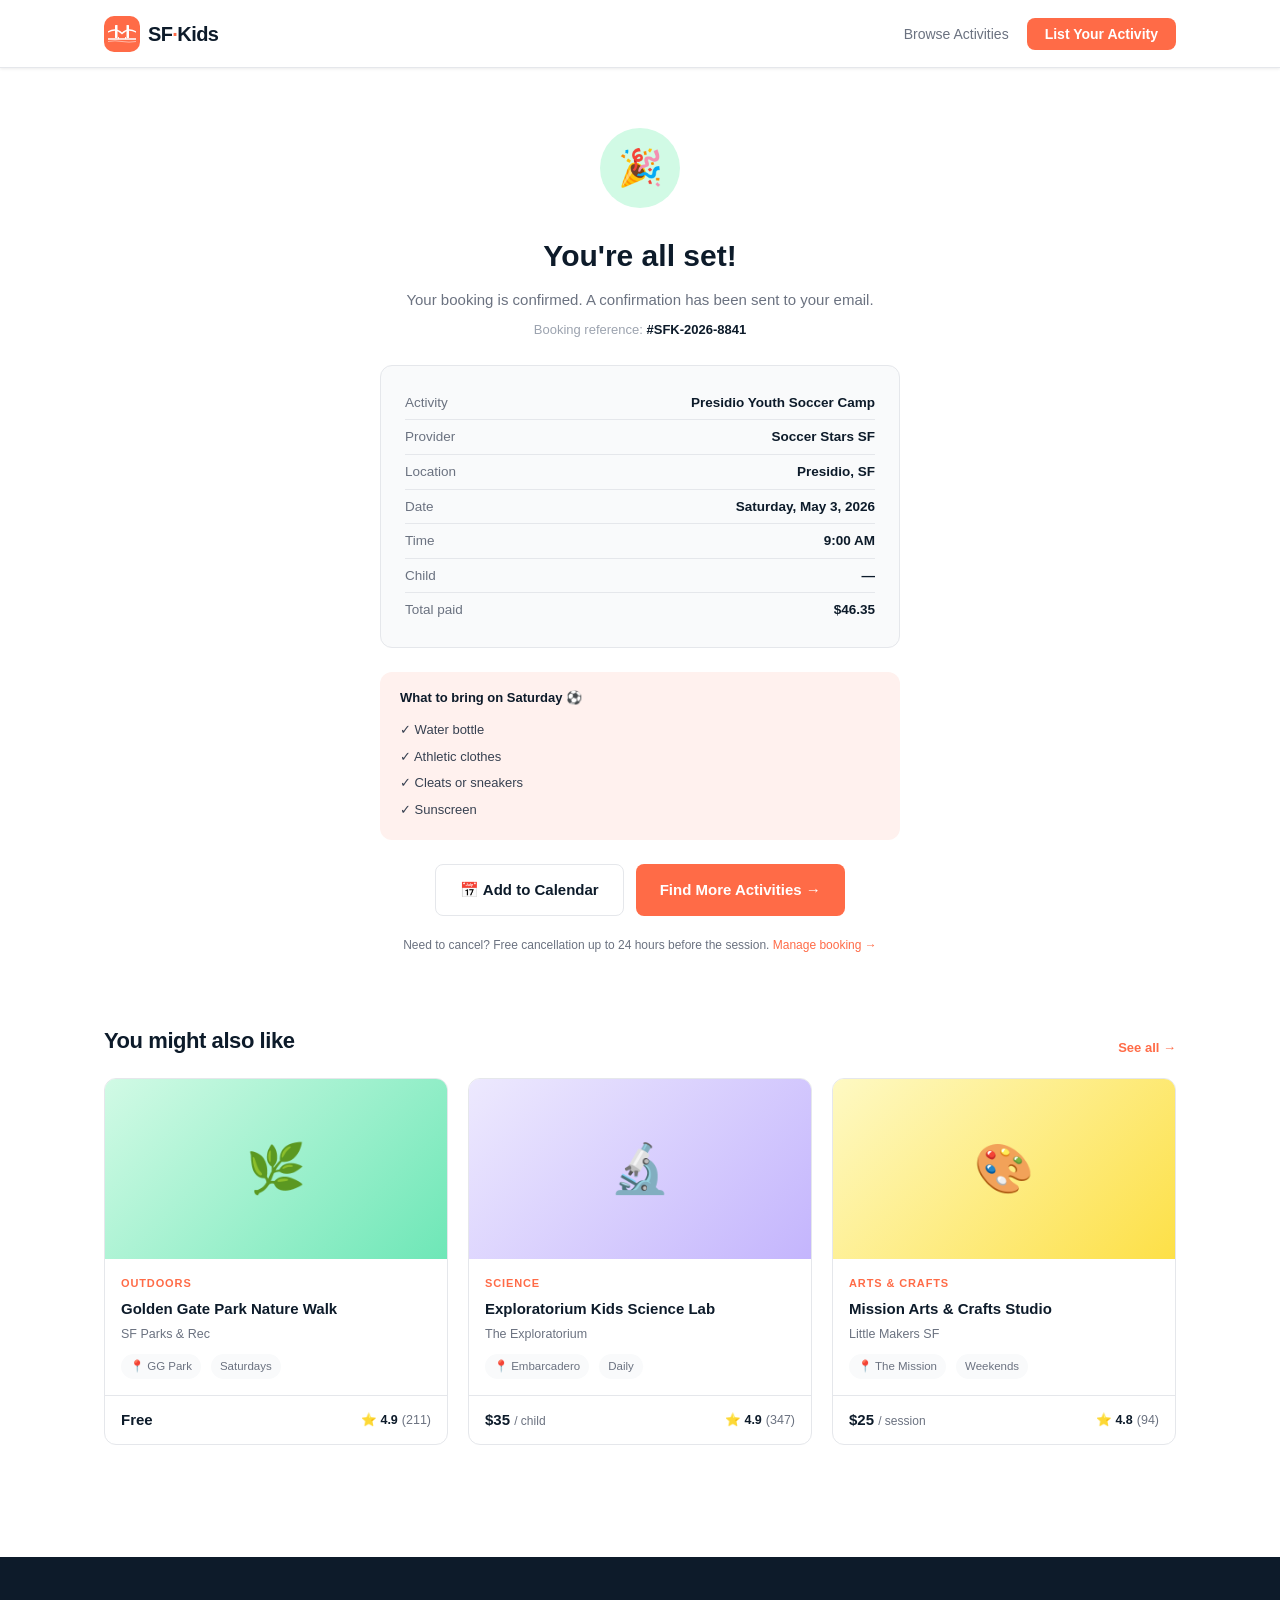
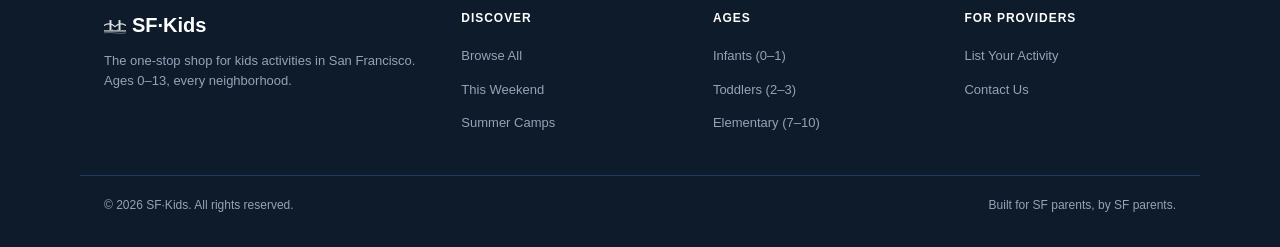
<file: confirmation.html>
<!DOCTYPE html>
<html lang="en">
<head>
<meta charset="UTF-8">
<meta name="viewport" content="width=device-width, initial-scale=1.0">
<title>Booking Confirmed! — SF-Kids</title>
<link rel="stylesheet" href="styles.css">
<script src="activities-data.js"></script>
</head>
<body>

<!-- ── Nav ──────────────────────────────────────────────────── -->
<nav class="nav">
  <div class="nav-inner">
    <a href="index.html" class="nav-logo">
      <div class="nav-logo-icon">
        <svg width="28" height="20" viewBox="0 0 28 20" fill="none" xmlns="http://www.w3.org/2000/svg">
          <!-- Left tower -->
          <rect x="7" y="1" width="2.5" height="13" rx="0.5" fill="white"/>
          <!-- Right tower -->
          <rect x="18.5" y="1" width="2.5" height="13" rx="0.5" fill="white"/>
          <!-- Main suspension cable -->
          <path d="M0 8 Q8 3.5 14 9.5 Q20 3.5 28 8" stroke="white" stroke-width="1.4" fill="none" stroke-linecap="round"/>
          <!-- Suspender cables -->
          <line x1="10.5" y1="13" x2="10.5" y2="15" stroke="white" stroke-width="0.9"/>
          <line x1="14" y1="15" x2="14" y2="15" stroke="white" stroke-width="0.9"/>
          <line x1="17.5" y1="13" x2="17.5" y2="15" stroke="white" stroke-width="0.9"/>
          <!-- Deck / road -->
          <line x1="0" y1="15" x2="28" y2="15" stroke="white" stroke-width="1.5"/>
          <!-- Water -->
          <path d="M0 17.5 Q7 16.2 14 17.5 Q21 18.8 28 17.5" stroke="white" stroke-width="1" fill="none" opacity="0.5"/>
        </svg>
      </div>
      <span>SF<span style="color:var(--coral);font-weight:900;">·</span>Kids</span>
    </a>
    <ul class="nav-links">
      <li><a href="results.html">Browse Activities</a></li>
      <li><a href="list-your-activity.html" class="nav-cta">List Your Activity</a></li>
    </ul>
  </div>
</nav>

<!-- ── Confirmation ───────────────────────────────────────────── -->
<div class="confirm-wrap">
  <div class="confirm-card">
    <div class="confirm-icon">🎉</div>

    <h1>You're all set!</h1>
    <p>Your booking is confirmed. A confirmation has been sent to your email.</p>
    <p style="font-size:13px;color:#9CA3AF;margin-top:4px;">Booking reference: <strong style="color:var(--navy);" id="conf-ref">#SFK-2026-8841</strong></p>

    <!-- Booking summary -->
    <div class="confirm-ref" id="confirm-ref">
      <div class="confirm-ref-row"><span>Activity</span><span id="conf-title">—</span></div>
      <div class="confirm-ref-row"><span>Provider</span><span id="conf-provider">—</span></div>
      <div class="confirm-ref-row"><span>Location</span><span id="conf-location">—</span></div>
      <div class="confirm-ref-row"><span>Date</span><span>Saturday, May 3, 2026</span></div>
      <div class="confirm-ref-row"><span>Time</span><span>9:00 AM</span></div>
      <div class="confirm-ref-row"><span>Child</span><span id="conf-child">—</span></div>
      <div class="confirm-ref-row"><span>Total paid</span><span id="conf-total">—</span></div>
    </div>

    <!-- What's next -->
    <div style="background:var(--coral-lt);border-radius:var(--radius);padding:16px 20px;text-align:left;margin-bottom:16px;">
      <p style="font-size:13px;font-weight:700;color:var(--navy);margin-bottom:8px;">What to bring on Saturday ⚽</p>
      <ul style="list-style:none;padding:0;font-size:13px;color:var(--mid);">
        <li style="padding:3px 0;">✓ Water bottle</li>
        <li style="padding:3px 0;">✓ Athletic clothes</li>
        <li style="padding:3px 0;">✓ Cleats or sneakers</li>
        <li style="padding:3px 0;">✓ Sunscreen</li>
      </ul>
    </div>

    <!-- Actions -->
    <div class="confirm-actions">
      <a href="#" class="btn btn-secondary" onclick="addToCalendar()">📅 Add to Calendar</a>
      <a href="results.html" class="btn btn-primary">Find More Activities →</a>
    </div>

    <p style="font-size:12px;color:var(--muted);margin-top:20px;">
      Need to cancel? Free cancellation up to 24 hours before the session.
      <a href="#" style="color:var(--coral);">Manage booking →</a>
    </p>
  </div>
</div>

<!-- ── More activities ────────────────────────────────────────── -->
<div class="page" style="padding-bottom:60px;">
  <div class="section-head">
    <h2>You might also like</h2>
    <a href="results.html">See all →</a>
  </div>
  <div class="cards-grid">
    <a href="activity.html" class="card">
      <div class="card-img" style="background:linear-gradient(135deg,#D1FAE5,#6EE7B7)">🌿</div>
      <div class="card-img-badge">Ages 4–10</div>
      <div class="card-body">
        <span class="card-cat">Outdoors</span>
        <span class="card-title">Golden Gate Park Nature Walk</span>
        <span class="card-provider">SF Parks & Rec</span>
        <div class="card-meta"><span class="card-tag">📍 GG Park</span><span class="card-tag">Saturdays</span></div>
      </div>
      <div class="card-footer">
        <div class="card-price">Free</div>
        <div class="card-rating">⭐ 4.9 <span style="color:var(--muted);font-weight:400">(211)</span></div>
      </div>
    </a>
    <a href="activity.html" class="card">
      <div class="card-img" style="background:linear-gradient(135deg,#EDE9FE,#C4B5FD)">🔬</div>
      <div class="card-img-badge">Ages 5–13</div>
      <div class="card-body">
        <span class="card-cat">Science</span>
        <span class="card-title">Exploratorium Kids Science Lab</span>
        <span class="card-provider">The Exploratorium</span>
        <div class="card-meta"><span class="card-tag">📍 Embarcadero</span><span class="card-tag">Daily</span></div>
      </div>
      <div class="card-footer">
        <div class="card-price">$35 <span>/ child</span></div>
        <div class="card-rating">⭐ 4.9 <span style="color:var(--muted);font-weight:400">(347)</span></div>
      </div>
    </a>
    <a href="activity.html" class="card">
      <div class="card-img" style="background:linear-gradient(135deg,#FEF9C3,#FDE047)">🎨</div>
      <div class="card-img-badge">Ages 3–8</div>
      <div class="card-body">
        <span class="card-cat">Arts & Crafts</span>
        <span class="card-title">Mission Arts & Crafts Studio</span>
        <span class="card-provider">Little Makers SF</span>
        <div class="card-meta"><span class="card-tag">📍 The Mission</span><span class="card-tag">Weekends</span></div>
      </div>
      <div class="card-footer">
        <div class="card-price">$25 <span>/ session</span></div>
        <div class="card-rating">⭐ 4.8 <span style="color:var(--muted);font-weight:400">(94)</span></div>
      </div>
    </a>
  </div>
</div>

<!-- ── Footer ────────────────────────────────────────────────── -->
<footer class="footer">
  <div class="footer-inner">
    <div>
      <div class="footer-brand">
        <svg width="22" height="16" viewBox="0 0 28 20" fill="none" xmlns="http://www.w3.org/2000/svg" style="vertical-align:middle;margin-right:6px;opacity:0.85;">
          <rect x="7" y="1" width="2.5" height="13" rx="0.5" fill="white"/>
          <rect x="18.5" y="1" width="2.5" height="13" rx="0.5" fill="white"/>
          <path d="M0 8 Q8 3.5 14 9.5 Q20 3.5 28 8" stroke="white" stroke-width="1.4" fill="none" stroke-linecap="round"/>
          <line x1="10.5" y1="13" x2="10.5" y2="15" stroke="white" stroke-width="0.9"/>
          <line x1="17.5" y1="13" x2="17.5" y2="15" stroke="white" stroke-width="0.9"/>
          <line x1="0" y1="15" x2="28" y2="15" stroke="white" stroke-width="1.5"/>
          <path d="M0 17.5 Q7 16.2 14 17.5 Q21 18.8 28 17.5" stroke="white" stroke-width="1" fill="none" opacity="0.5"/>
        </svg>SF·Kids
      </div>
      <p class="footer-tagline">The one-stop shop for kids activities in San Francisco. Ages 0–13, every neighborhood.</p>
    </div>
    <div>
      <p class="footer-col-title">Discover</p>
      <ul class="footer-links">
        <li><a href="results.html">Browse All</a></li>
        <li><a href="#">This Weekend</a></li>
        <li><a href="#">Summer Camps</a></li>
      </ul>
    </div>
    <div>
      <p class="footer-col-title">Ages</p>
      <ul class="footer-links">
        <li><a href="#">Infants (0–1)</a></li>
        <li><a href="#">Toddlers (2–3)</a></li>
        <li><a href="#">Elementary (7–10)</a></li>
      </ul>
    </div>
    <div>
      <p class="footer-col-title">For Providers</p>
      <ul class="footer-links">
        <li><a href="#">List Your Activity</a></li>
        <li><a href="#">Contact Us</a></li>
      </ul>
    </div>
  </div>
  <div class="footer-bottom">
    <span>© 2026 SF·Kids. All rights reserved.</span>
    <span>Built for SF parents, by SF parents.</span>
  </div>
</footer>

<script>
  document.addEventListener('DOMContentLoaded', () => {
    const params = new URLSearchParams(window.location.search);
    const id  = params.get('id')  || 'soccer';
    const ref = params.get('ref') || 'SFK-2026-8841';
    const a   = ACTIVITIES_DATA[id];
    if (!a) return;

    const childName = decodeURIComponent(params.get('child') || '');
    const childAge  = decodeURIComponent(params.get('age')   || '');
    const childText = childName
      ? (childAge ? `${childName} · Age ${childAge}` : childName)
      : '—';

    document.getElementById('conf-ref').textContent      = '#' + ref;
    document.getElementById('conf-title').textContent    = a.title;
    document.getElementById('conf-provider').textContent = a.provider;
    document.getElementById('conf-location').textContent = a.neighborhood;
    document.getElementById('conf-child').textContent    = childText;
    const priceNum = parseFloat(a.price.replace('$', '')) || 0;
    document.getElementById('conf-total').textContent = a.price === 'Free' ? 'Free' : '$' + (priceNum * 1.03).toFixed(2);

    // Update "Find More Activities" link
    const findMore = document.querySelector('.confirm-actions a[href="results.html"]');
    if (findMore) findMore.href = 'results.html';
  });

  function addToCalendar() {
    const params = new URLSearchParams(window.location.search);
    const id = params.get('id') || 'soccer';
    const a = ACTIVITIES_DATA[id] || ACTIVITIES_DATA['soccer'];
    const title = encodeURIComponent(a.title);
    const loc = encodeURIComponent(a.neighborhood + ', San Francisco, CA');
    const url = `https://calendar.google.com/calendar/r/eventedit?text=${title}&dates=20260503T090000/20260503T110000&details=SF-Kids+Booking+%23SFK-2026-8841&location=${loc}`;
    window.open(url, '_blank');
  }
</script>
</body>
</html>
</file>
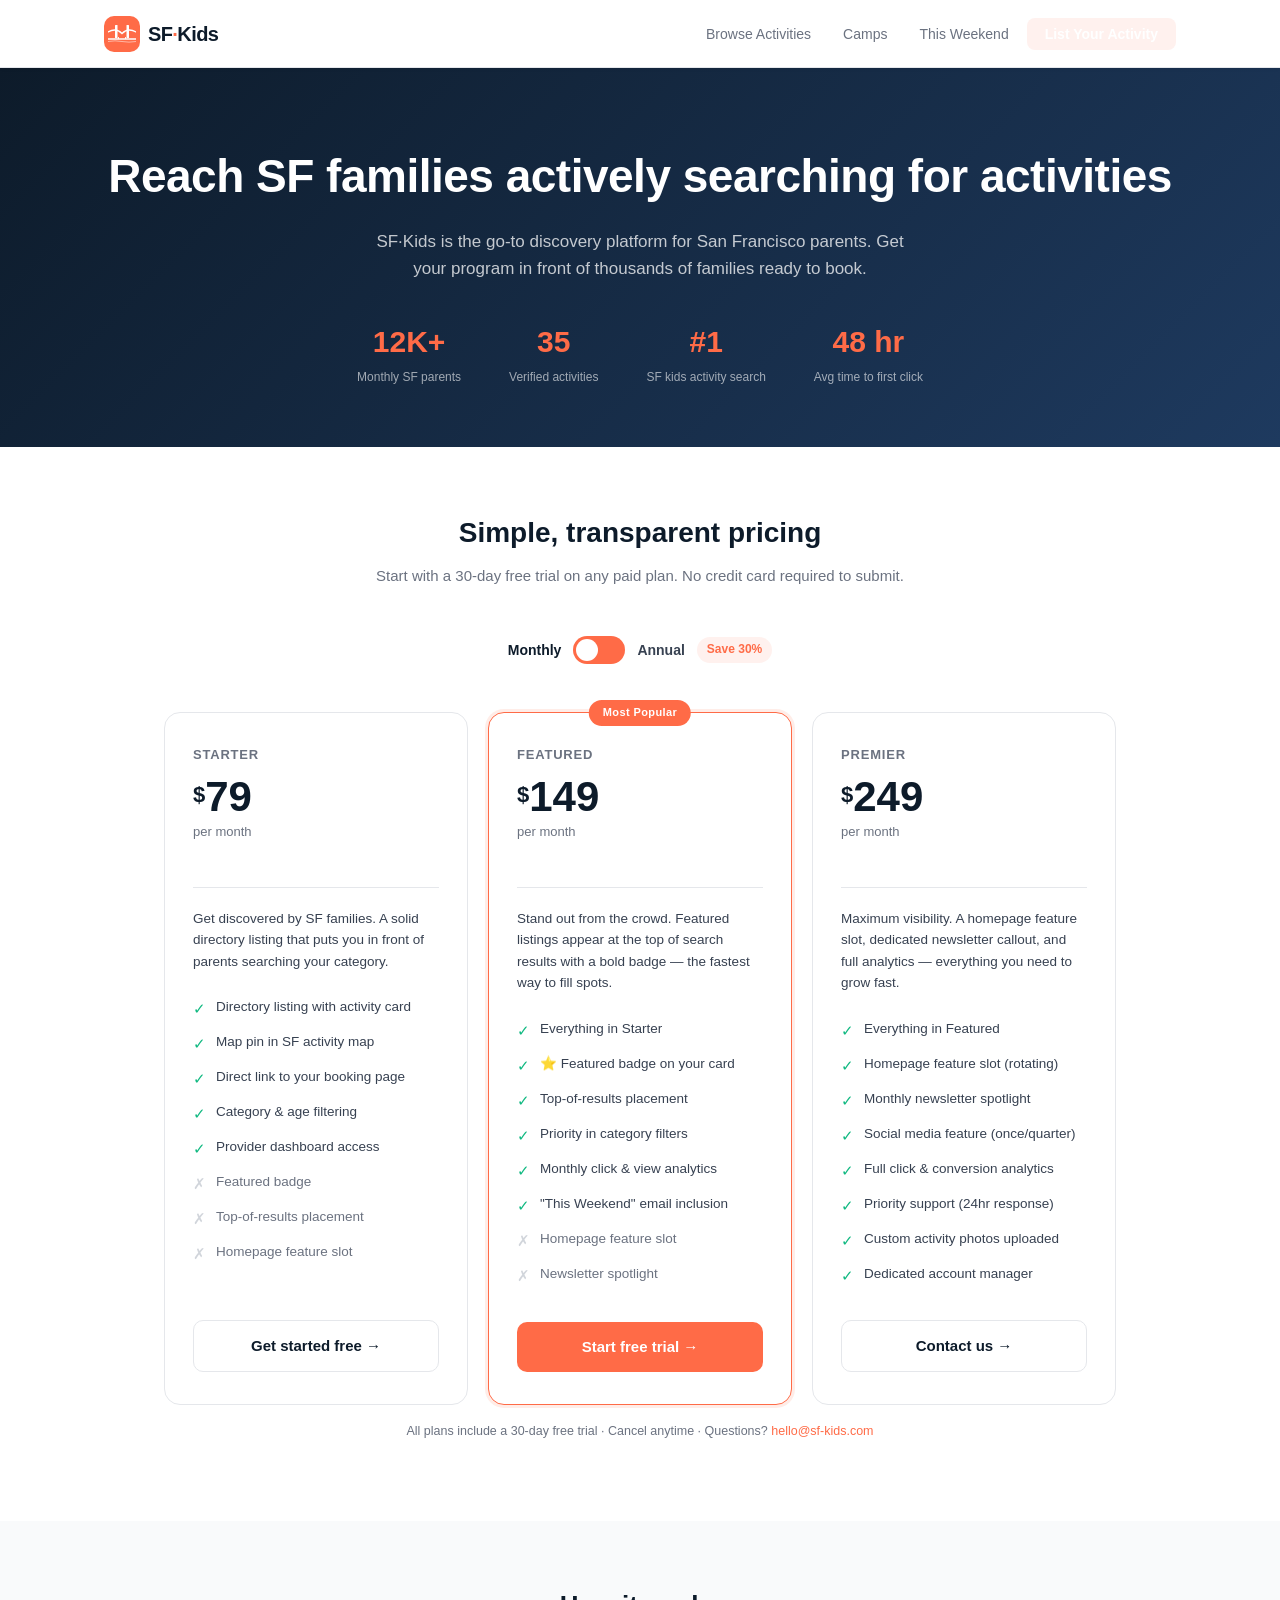
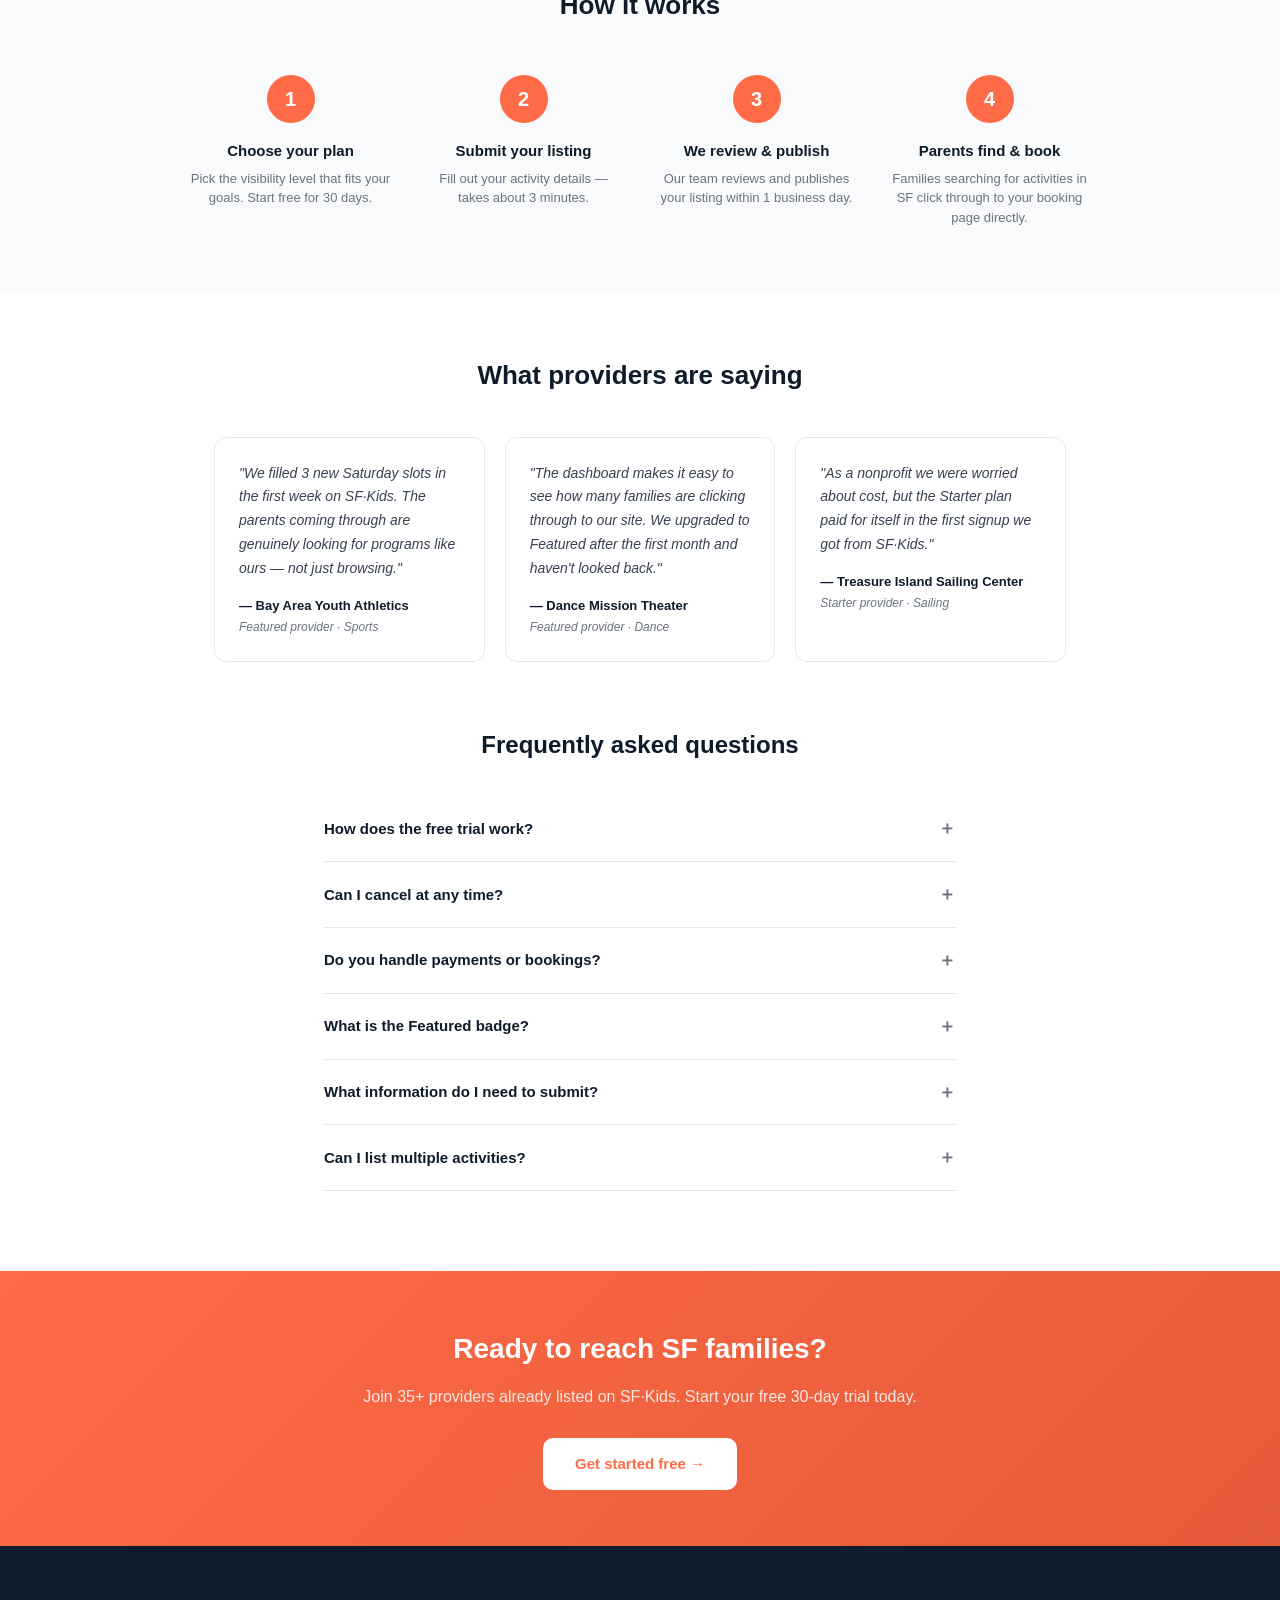
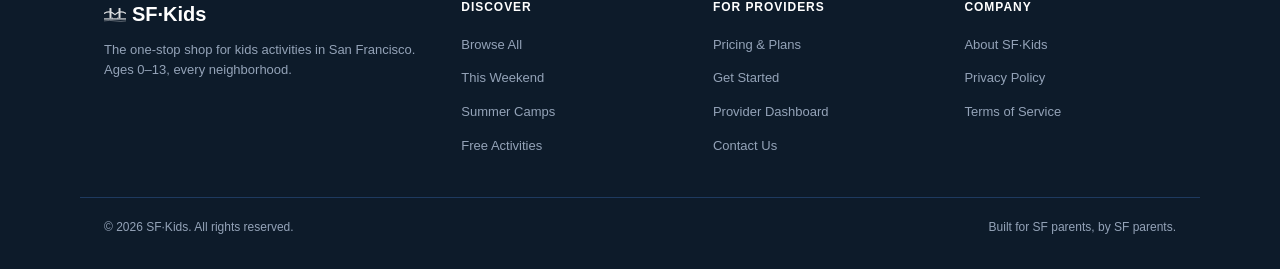
<file: list-your-activity.html>
<!DOCTYPE html>
<html lang="en">
<head>
<meta charset="UTF-8">
<meta name="viewport" content="width=device-width, initial-scale=1.0">
<title>List Your Activity — SF·Kids</title>
<link rel="stylesheet" href="styles.css">
<style>
  /* ── Hero ── */
  .lya-hero {
    background: linear-gradient(135deg, var(--navy) 0%, #1e3a5f 100%);
    padding: 72px 24px 60px;
    text-align: center;
  }
  .lya-hero h1 { font-size: clamp(28px,5vw,46px); font-weight:800; color:#fff; margin-bottom:14px; letter-spacing:-0.5px; }
  .lya-hero p  { font-size:17px; color:rgba(255,255,255,.75); max-width:540px; margin:0 auto 36px; line-height:1.6; }
  .lya-stats   { display:flex; justify-content:center; gap:48px; flex-wrap:wrap; }
  .lya-stat .num { font-size:30px; font-weight:800; color:var(--coral); }
  .lya-stat .lbl { font-size:12px; color:rgba(255,255,255,.6); margin-top:2px; }

  /* ── Pricing ── */
  .pricing-section { max-width:1000px; margin:0 auto; padding:64px 24px 40px; }
  .pricing-section h2 { font-size:28px; font-weight:800; color:var(--navy); text-align:center; margin-bottom:8px; }
  .pricing-section .sub { text-align:center; color:var(--muted); margin-bottom:48px; font-size:15px; }
  .toggle-wrap { display:flex; align-items:center; justify-content:center; gap:12px; margin-bottom:48px; }
  .toggle-label { font-size:14px; font-weight:600; color:var(--mid); }
  .toggle-label.active { color:var(--navy); }
  .toggle-pill {
    position:relative; width:52px; height:28px; background:var(--coral);
    border-radius:999px; cursor:pointer; border:none;
    transition:background .2s;
  }
  .toggle-pill::after {
    content:''; position:absolute; top:3px; left:3px;
    width:22px; height:22px; background:#fff;
    border-radius:50%; transition:transform .2s;
  }
  .toggle-pill.monthly::after { transform:translateX(0); }
  .toggle-pill.annual::after  { transform:translateX(24px); }
  .save-badge {
    background:var(--coral-lt); color:var(--coral); font-size:12px; font-weight:700;
    padding:3px 10px; border-radius:999px;
  }

  .plans-grid { display:grid; grid-template-columns:repeat(3,1fr); gap:20px; }
  @media(max-width:800px){ .plans-grid{ grid-template-columns:1fr; } }

  .plan-card {
    background:#fff; border:1.5px solid var(--rule); border-radius:16px;
    padding:32px 28px; display:flex; flex-direction:column;
    transition:box-shadow .2s, border-color .2s;
  }
  .plan-card:hover { box-shadow:var(--shadow); }
  .plan-card.featured {
    border-color:var(--coral); box-shadow:0 0 0 3px rgba(255,107,71,.12);
    position:relative;
  }
  .plan-popular {
    position:absolute; top:-13px; left:50%; transform:translateX(-50%);
    background:var(--coral); color:#fff; font-size:11px; font-weight:800;
    padding:4px 14px; border-radius:999px; white-space:nowrap; letter-spacing:.4px;
  }
  .plan-name { font-size:13px; font-weight:700; text-transform:uppercase; letter-spacing:.8px; color:var(--muted); margin-bottom:10px; }
  .plan-price { font-size:42px; font-weight:800; color:var(--navy); line-height:1; margin-bottom:4px; }
  .plan-price sup { font-size:22px; font-weight:700; vertical-align:top; margin-top:8px; display:inline-block; }
  .plan-cadence { font-size:13px; color:var(--muted); margin-bottom:6px; }
  .plan-annual  { font-size:12px; color:var(--success); font-weight:600; margin-bottom:20px; min-height:18px; }
  .plan-desc { font-size:13.5px; color:var(--mid); line-height:1.6; margin-bottom:24px; border-top:1px solid var(--rule); padding-top:20px; }
  .plan-features { list-style:none; display:flex; flex-direction:column; gap:10px; margin-bottom:32px; flex:1; }
  .plan-features li { display:flex; align-items:flex-start; gap:10px; font-size:13.5px; color:var(--mid); }
  .plan-features li .ck { color:var(--success); font-size:15px; flex-shrink:0; margin-top:1px; }
  .plan-features li .xx { color:#D1D5DB; font-size:15px; flex-shrink:0; margin-top:1px; }
  .plan-cta {
    display:block; text-align:center; padding:13px 20px;
    border-radius:10px; font-size:15px; font-weight:700;
    font-family:inherit; cursor:pointer; border:none;
    text-decoration:none; transition:all .15s;
  }
  .plan-cta-primary { background:var(--coral); color:#fff; }
  .plan-cta-primary:hover { background:var(--coral-dk); text-decoration:none; }
  .plan-cta-outline { background:#fff; color:var(--navy); border:1.5px solid var(--rule); }
  .plan-cta-outline:hover { border-color:var(--navy); text-decoration:none; }
  .trial-note { text-align:center; font-size:12.5px; color:var(--muted); margin-top:16px; }

  /* ── How it works ── */
  .how-section { background:var(--light); padding:64px 24px; margin-top:40px; }
  .how-section h2 { font-size:26px; font-weight:800; color:var(--navy); text-align:center; margin-bottom:48px; }
  .how-steps { display:grid; grid-template-columns:repeat(4,1fr); gap:32px; max-width:900px; margin:0 auto; }
  @media(max-width:700px){ .how-steps{ grid-template-columns:1fr 1fr; } }
  @media(max-width:480px){ .how-steps{ grid-template-columns:1fr; } }
  .how-step { text-align:center; }
  .how-step .num {
    width:48px; height:48px; background:var(--coral); color:#fff;
    border-radius:50%; font-size:20px; font-weight:800;
    display:flex; align-items:center; justify-content:center;
    margin:0 auto 16px;
  }
  .how-step h3 { font-size:15px; font-weight:700; color:var(--navy); margin-bottom:6px; }
  .how-step p  { font-size:13px; color:var(--muted); line-height:1.5; }

  /* ── Testimonials ── */
  .testimonials { max-width:900px; margin:0 auto; padding:64px 24px; }
  .testimonials h2 { font-size:26px; font-weight:800; color:var(--navy); text-align:center; margin-bottom:40px; }
  .testi-grid { display:grid; grid-template-columns:repeat(3,1fr); gap:20px; }
  @media(max-width:700px){ .testi-grid{ grid-template-columns:1fr; } }
  .testi-card {
    background:#fff; border:1px solid var(--rule); border-radius:12px; padding:24px;
    font-size:14px; color:var(--mid); line-height:1.7; font-style:italic;
  }
  .testi-author { margin-top:14px; font-style:normal; font-weight:700; font-size:13px; color:var(--navy); }
  .testi-role   { font-size:12px; color:var(--muted); font-weight:400; }

  /* ── FAQ ── */
  .faq-section { max-width:680px; margin:0 auto; padding:0 24px 80px; }
  .faq-section h2 { font-size:24px; font-weight:800; color:var(--navy); margin-bottom:32px; text-align:center; }
  .faq-item { border-bottom:1px solid var(--rule); padding:18px 0; }
  .faq-q { font-size:15px; font-weight:700; color:var(--navy); cursor:pointer; display:flex; justify-content:space-between; align-items:center; gap:12px; }
  .faq-q::after { content:'＋'; font-size:18px; color:var(--muted); flex-shrink:0; transition:transform .2s; }
  .faq-item.open .faq-q::after { transform:rotate(45deg); }
  .faq-a { font-size:14px; color:var(--mid); line-height:1.6; margin-top:10px; display:none; }
  .faq-item.open .faq-a { display:block; }

  /* ── CTA banner ── */
  .cta-banner { background:linear-gradient(135deg,var(--coral),#e55a38); padding:56px 24px; text-align:center; }
  .cta-banner h2 { font-size:28px; font-weight:800; color:#fff; margin-bottom:12px; }
  .cta-banner p  { color:rgba(255,255,255,.85); font-size:16px; margin-bottom:28px; }
  .cta-banner a  { background:#fff; color:var(--coral); font-weight:700; font-size:15px; padding:14px 32px; border-radius:10px; display:inline-block; text-decoration:none; transition:opacity .15s; }
  .cta-banner a:hover { opacity:.9; text-decoration:none; }
</style>
</head>
<body>

<nav class="nav">
  <div class="nav-inner">
    <a href="index.html" class="nav-logo">
      <div class="nav-logo-icon">
        <svg width="28" height="20" viewBox="0 0 28 20" fill="none" xmlns="http://www.w3.org/2000/svg">
          <rect x="7" y="1" width="2.5" height="13" rx="0.5" fill="white"/>
          <rect x="18.5" y="1" width="2.5" height="13" rx="0.5" fill="white"/>
          <path d="M0 8 Q8 3.5 14 9.5 Q20 3.5 28 8" stroke="white" stroke-width="1.4" fill="none" stroke-linecap="round"/>
          <line x1="10.5" y1="13" x2="10.5" y2="15" stroke="white" stroke-width="0.9"/>
          <line x1="17.5" y1="13" x2="17.5" y2="15" stroke="white" stroke-width="0.9"/>
          <line x1="0" y1="15" x2="28" y2="15" stroke="white" stroke-width="1.5"/>
          <path d="M0 17.5 Q7 16.2 14 17.5 Q21 18.8 28 17.5" stroke="white" stroke-width="1" fill="none" opacity="0.5"/>
        </svg>
      </div>
      <span>SF<span style="color:var(--coral);font-weight:900;">·</span>Kids</span>
    </a>
    <ul class="nav-links">
      <li><a href="results.html">Browse Activities</a></li>
      <li><a href="results.html?filter=camps">Camps</a></li>
      <li><a href="results.html?filter=weekend">This Weekend</a></li>
      <li><a href="list-your-activity.html" class="nav-cta active">List Your Activity</a></li>
    </ul>
  </div>
</nav>

<!-- Hero -->
<div class="lya-hero">
  <h1>Reach SF families actively searching for activities</h1>
  <p>SF·Kids is the go-to discovery platform for San Francisco parents. Get your program in front of thousands of families ready to book.</p>
  <div class="lya-stats">
    <div class="lya-stat"><div class="num">12K+</div><div class="lbl">Monthly SF parents</div></div>
    <div class="lya-stat"><div class="num">35</div><div class="lbl">Verified activities</div></div>
    <div class="lya-stat"><div class="num">#1</div><div class="lbl">SF kids activity search</div></div>
    <div class="lya-stat"><div class="num">48 hr</div><div class="lbl">Avg time to first click</div></div>
  </div>
</div>

<!-- Pricing -->
<div class="pricing-section">
  <h2>Simple, transparent pricing</h2>
  <p class="sub">Start with a 30-day free trial on any paid plan. No credit card required to submit.</p>

  <div class="toggle-wrap">
    <span class="toggle-label active" id="lbl-monthly">Monthly</span>
    <button class="toggle-pill monthly" id="billing-toggle" onclick="toggleBilling()" aria-label="Toggle billing period"></button>
    <span class="toggle-label" id="lbl-annual">Annual</span>
    <span class="save-badge">Save 30%</span>
  </div>

  <div class="plans-grid">

    <!-- Starter -->
    <div class="plan-card">
      <div class="plan-name">Starter</div>
      <div class="plan-price"><sup>$</sup><span class="price-val" data-monthly="79" data-annual="55">79</span></div>
      <div class="plan-cadence">per month</div>
      <div class="plan-annual" id="annual-starter"></div>
      <p class="plan-desc">Get discovered by SF families. A solid directory listing that puts you in front of parents searching your category.</p>
      <ul class="plan-features">
        <li><span class="ck">✓</span> Directory listing with activity card</li>
        <li><span class="ck">✓</span> Map pin in SF activity map</li>
        <li><span class="ck">✓</span> Direct link to your booking page</li>
        <li><span class="ck">✓</span> Category & age filtering</li>
        <li><span class="ck">✓</span> Provider dashboard access</li>
        <li><span class="xx">✗</span> <span style="color:var(--muted)">Featured badge</span></li>
        <li><span class="xx">✗</span> <span style="color:var(--muted)">Top-of-results placement</span></li>
        <li><span class="xx">✗</span> <span style="color:var(--muted)">Homepage feature slot</span></li>
      </ul>
      <a href="provider-signup.html?plan=starter" class="plan-cta plan-cta-outline">Get started free →</a>
    </div>

    <!-- Featured -->
    <div class="plan-card featured" style="position:relative;">
      <div class="plan-popular">Most Popular</div>
      <div class="plan-name">Featured</div>
      <div class="plan-price"><sup>$</sup><span class="price-val" data-monthly="149" data-annual="104">149</span></div>
      <div class="plan-cadence">per month</div>
      <div class="plan-annual" id="annual-featured"></div>
      <p class="plan-desc">Stand out from the crowd. Featured listings appear at the top of search results with a bold badge — the fastest way to fill spots.</p>
      <ul class="plan-features">
        <li><span class="ck">✓</span> Everything in Starter</li>
        <li><span class="ck">✓</span> ⭐ Featured badge on your card</li>
        <li><span class="ck">✓</span> Top-of-results placement</li>
        <li><span class="ck">✓</span> Priority in category filters</li>
        <li><span class="ck">✓</span> Monthly click & view analytics</li>
        <li><span class="ck">✓</span> "This Weekend" email inclusion</li>
        <li><span class="xx">✗</span> <span style="color:var(--muted)">Homepage feature slot</span></li>
        <li><span class="xx">✗</span> <span style="color:var(--muted)">Newsletter spotlight</span></li>
      </ul>
      <a href="provider-signup.html?plan=featured" class="plan-cta plan-cta-primary">Start free trial →</a>
    </div>

    <!-- Premier -->
    <div class="plan-card">
      <div class="plan-name">Premier</div>
      <div class="plan-price"><sup>$</sup><span class="price-val" data-monthly="249" data-annual="174">249</span></div>
      <div class="plan-cadence">per month</div>
      <div class="plan-annual" id="annual-premier"></div>
      <p class="plan-desc">Maximum visibility. A homepage feature slot, dedicated newsletter callout, and full analytics — everything you need to grow fast.</p>
      <ul class="plan-features">
        <li><span class="ck">✓</span> Everything in Featured</li>
        <li><span class="ck">✓</span> Homepage feature slot (rotating)</li>
        <li><span class="ck">✓</span> Monthly newsletter spotlight</li>
        <li><span class="ck">✓</span> Social media feature (once/quarter)</li>
        <li><span class="ck">✓</span> Full click & conversion analytics</li>
        <li><span class="ck">✓</span> Priority support (24hr response)</li>
        <li><span class="ck">✓</span> Custom activity photos uploaded</li>
        <li><span class="ck">✓</span> Dedicated account manager</li>
      </ul>
      <a href="provider-signup.html?plan=premier" class="plan-cta plan-cta-outline">Contact us →</a>
    </div>

  </div>
  <p class="trial-note">All plans include a 30-day free trial · Cancel anytime · Questions? <a href="mailto:hello@sf-kids.com">hello@sf-kids.com</a></p>
</div>

<!-- How it works -->
<div class="how-section">
  <h2>How it works</h2>
  <div class="how-steps">
    <div class="how-step">
      <div class="num">1</div>
      <h3>Choose your plan</h3>
      <p>Pick the visibility level that fits your goals. Start free for 30 days.</p>
    </div>
    <div class="how-step">
      <div class="num">2</div>
      <h3>Submit your listing</h3>
      <p>Fill out your activity details — takes about 3 minutes.</p>
    </div>
    <div class="how-step">
      <div class="num">3</div>
      <h3>We review & publish</h3>
      <p>Our team reviews and publishes your listing within 1 business day.</p>
    </div>
    <div class="how-step">
      <div class="num">4</div>
      <h3>Parents find & book</h3>
      <p>Families searching for activities in SF click through to your booking page directly.</p>
    </div>
  </div>
</div>

<!-- Testimonials -->
<div class="testimonials">
  <h2>What providers are saying</h2>
  <div class="testi-grid">
    <div class="testi-card">
      "We filled 3 new Saturday slots in the first week on SF·Kids. The parents coming through are genuinely looking for programs like ours — not just browsing."
      <div class="testi-author">— Bay Area Youth Athletics</div>
      <div class="testi-role">Featured provider · Sports</div>
    </div>
    <div class="testi-card">
      "The dashboard makes it easy to see how many families are clicking through to our site. We upgraded to Featured after the first month and haven't looked back."
      <div class="testi-author">— Dance Mission Theater</div>
      <div class="testi-role">Featured provider · Dance</div>
    </div>
    <div class="testi-card">
      "As a nonprofit we were worried about cost, but the Starter plan paid for itself in the first signup we got from SF·Kids."
      <div class="testi-author">— Treasure Island Sailing Center</div>
      <div class="testi-role">Starter provider · Sailing</div>
    </div>
  </div>
</div>

<!-- FAQ -->
<div class="faq-section">
  <h2>Frequently asked questions</h2>

  <div class="faq-item">
    <div class="faq-q" onclick="toggleFaq(this)">How does the free trial work?</div>
    <div class="faq-a">Your listing goes live immediately. You won't be charged anything for the first 30 days. After that, your chosen plan begins. You can cancel any time before the trial ends with no charge.</div>
  </div>
  <div class="faq-item">
    <div class="faq-q" onclick="toggleFaq(this)">Can I cancel at any time?</div>
    <div class="faq-a">Yes. Monthly plans can be cancelled at any time — your listing stays live until the end of that billing period. Annual plans are refunded pro-rata if cancelled within the first 60 days.</div>
  </div>
  <div class="faq-item">
    <div class="faq-q" onclick="toggleFaq(this)">Do you handle payments or bookings?</div>
    <div class="faq-a">SF·Kids is a discovery and referral platform — parents click through directly to your website or booking system to complete their enrollment and payment. You keep 100% of what families pay you.</div>
  </div>
  <div class="faq-item">
    <div class="faq-q" onclick="toggleFaq(this)">What is the Featured badge?</div>
    <div class="faq-a">Featured listings appear at the top of all relevant search results, with a gold ⭐ Featured badge on your activity card. In our data, featured listings get 3–5× more click-throughs than standard listings.</div>
  </div>
  <div class="faq-item">
    <div class="faq-q" onclick="toggleFaq(this)">What information do I need to submit?</div>
    <div class="faq-a">Activity name, short description, category, age range, price, neighborhood, schedule, and your website or booking URL. The whole form takes about 3 minutes.</div>
  </div>
  <div class="faq-item">
    <div class="faq-q" onclick="toggleFaq(this)">Can I list multiple activities?</div>
    <div class="faq-a">Yes. Each activity is a separate listing. Multi-activity discounts are available — email hello@sf-kids.com for bundle pricing.</div>
  </div>
</div>

<!-- Bottom CTA -->
<div class="cta-banner">
  <h2>Ready to reach SF families?</h2>
  <p>Join 35+ providers already listed on SF·Kids. Start your free 30-day trial today.</p>
  <a href="provider-signup.html?plan=featured">Get started free →</a>
</div>

<!-- Footer -->
<footer class="footer">
  <div class="footer-inner">
    <div>
      <div class="footer-brand">
        <svg width="22" height="16" viewBox="0 0 28 20" fill="none" xmlns="http://www.w3.org/2000/svg" style="vertical-align:middle;margin-right:6px;opacity:0.85;">
          <rect x="7" y="1" width="2.5" height="13" rx="0.5" fill="white"/>
          <rect x="18.5" y="1" width="2.5" height="13" rx="0.5" fill="white"/>
          <path d="M0 8 Q8 3.5 14 9.5 Q20 3.5 28 8" stroke="white" stroke-width="1.4" fill="none" stroke-linecap="round"/>
          <line x1="10.5" y1="13" x2="10.5" y2="15" stroke="white" stroke-width="0.9"/>
          <line x1="17.5" y1="13" x2="17.5" y2="15" stroke="white" stroke-width="0.9"/>
          <line x1="0" y1="15" x2="28" y2="15" stroke="white" stroke-width="1.5"/>
          <path d="M0 17.5 Q7 16.2 14 17.5 Q21 18.8 28 17.5" stroke="white" stroke-width="1" fill="none" opacity="0.5"/>
        </svg>SF·Kids
      </div>
      <p class="footer-tagline">The one-stop shop for kids activities in San Francisco. Ages 0–13, every neighborhood.</p>
    </div>
    <div>
      <p class="footer-col-title">Discover</p>
      <ul class="footer-links">
        <li><a href="results.html">Browse All</a></li>
        <li><a href="results.html?filter=weekend">This Weekend</a></li>
        <li><a href="results.html?filter=camps">Summer Camps</a></li>
        <li><a href="results.html?filter=free">Free Activities</a></li>
      </ul>
    </div>
    <div>
      <p class="footer-col-title">For Providers</p>
      <ul class="footer-links">
        <li><a href="list-your-activity.html">Pricing & Plans</a></li>
        <li><a href="provider-signup.html?plan=featured">Get Started</a></li>
        <li><a href="provider-dashboard.html">Provider Dashboard</a></li>
        <li><a href="mailto:hello@sf-kids.com">Contact Us</a></li>
      </ul>
    </div>
    <div>
      <p class="footer-col-title">Company</p>
      <ul class="footer-links">
        <li><a href="#">About SF·Kids</a></li>
        <li><a href="#">Privacy Policy</a></li>
        <li><a href="#">Terms of Service</a></li>
      </ul>
    </div>
  </div>
  <div class="footer-bottom">
    <span>© 2026 SF·Kids. All rights reserved.</span>
    <span>Built for SF parents, by SF parents.</span>
  </div>
</footer>

<script>
  let isAnnual = false;

  function toggleBilling() {
    isAnnual = !isAnnual;
    const btn = document.getElementById('billing-toggle');
    btn.classList.toggle('annual', isAnnual);
    btn.classList.toggle('monthly', !isAnnual);
    document.getElementById('lbl-monthly').classList.toggle('active', !isAnnual);
    document.getElementById('lbl-annual').classList.toggle('active', isAnnual);

    document.querySelectorAll('.price-val').forEach(el => {
      el.textContent = isAnnual ? el.dataset.annual : el.dataset.monthly;
    });

    const annualData = { starter: 55, featured: 104, premier: 174 };
    const monthlyData = { starter: 79, featured: 149, premier: 249 };

    ['starter','featured','premier'].forEach(plan => {
      const el = document.getElementById('annual-' + plan);
      if (isAnnual) {
        const monthly = annualData[plan];
        const saving = (monthlyData[plan] - monthly) * 12;
        el.textContent = `Billed $${monthly * 12}/yr — save $${saving}`;
      } else {
        el.textContent = '';
      }
    });

    // Update CTA links to carry billing period
    document.querySelectorAll('a[href*="provider-signup"]').forEach(a => {
      const url = new URL(a.href, window.location.href);
      url.searchParams.set('billing', isAnnual ? 'annual' : 'monthly');
      a.href = url.pathname + url.search;
    });
  }

  function toggleFaq(el) {
    el.parentElement.classList.toggle('open');
  }
</script>
</body>
</html>
</file>
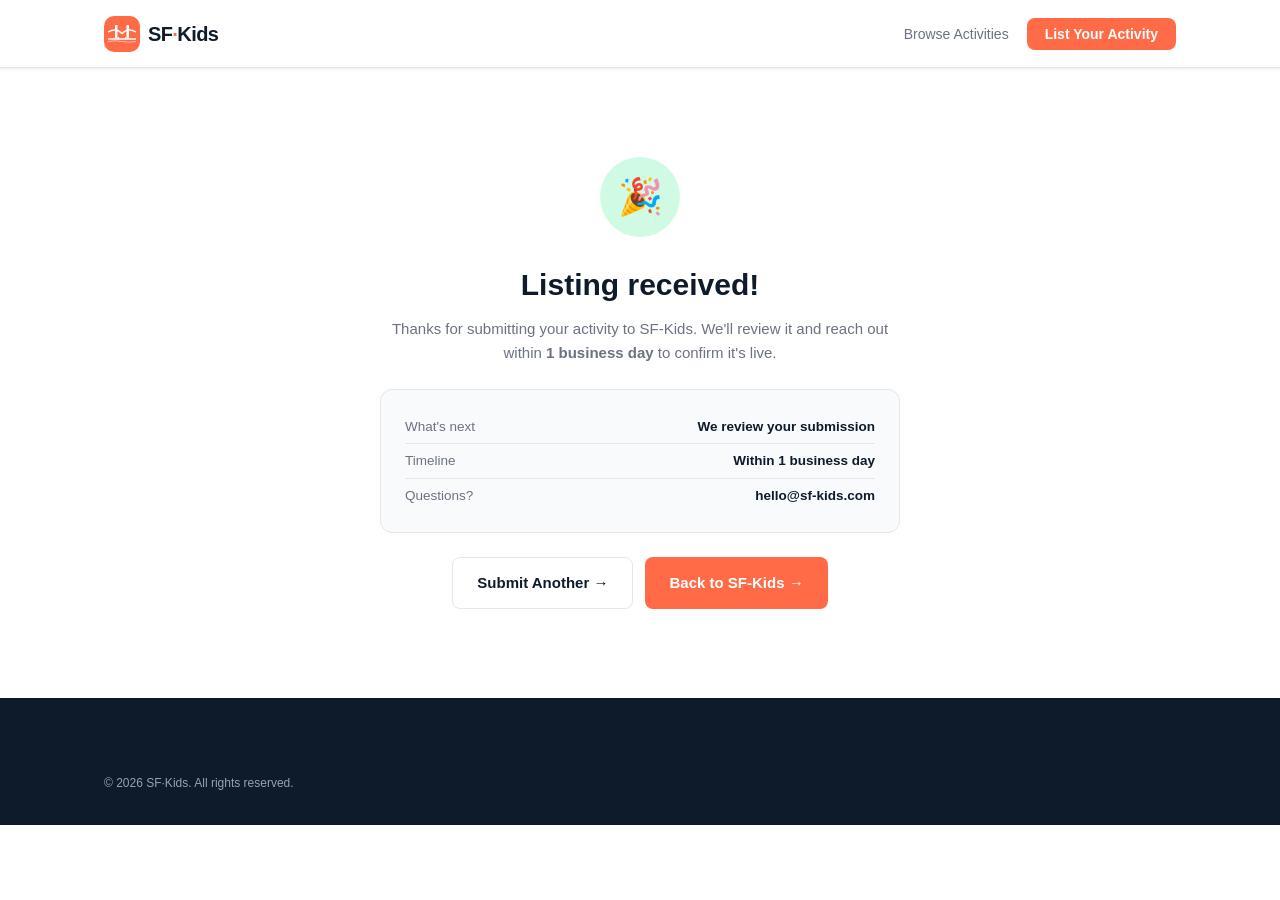
<file: listing-submitted.html>
<!DOCTYPE html>
<html lang="en">
<head>
<meta charset="UTF-8">
<meta name="viewport" content="width=device-width, initial-scale=1.0">
<title>Listing Submitted! — SF-Kids</title>
<link rel="stylesheet" href="styles.css">
</head>
<body>

<nav class="nav">
  <div class="nav-inner">
    <a href="index.html" class="nav-logo">
      <div class="nav-logo-icon">
        <svg width="28" height="20" viewBox="0 0 28 20" fill="none" xmlns="http://www.w3.org/2000/svg">
          <!-- Left tower -->
          <rect x="7" y="1" width="2.5" height="13" rx="0.5" fill="white"/>
          <!-- Right tower -->
          <rect x="18.5" y="1" width="2.5" height="13" rx="0.5" fill="white"/>
          <!-- Main suspension cable -->
          <path d="M0 8 Q8 3.5 14 9.5 Q20 3.5 28 8" stroke="white" stroke-width="1.4" fill="none" stroke-linecap="round"/>
          <!-- Suspender cables -->
          <line x1="10.5" y1="13" x2="10.5" y2="15" stroke="white" stroke-width="0.9"/>
          <line x1="14" y1="15" x2="14" y2="15" stroke="white" stroke-width="0.9"/>
          <line x1="17.5" y1="13" x2="17.5" y2="15" stroke="white" stroke-width="0.9"/>
          <!-- Deck / road -->
          <line x1="0" y1="15" x2="28" y2="15" stroke="white" stroke-width="1.5"/>
          <!-- Water -->
          <path d="M0 17.5 Q7 16.2 14 17.5 Q21 18.8 28 17.5" stroke="white" stroke-width="1" fill="none" opacity="0.5"/>
        </svg>
      </div>
      <span>SF<span style="color:var(--coral);font-weight:900;">·</span>Kids</span>
    </a>
    <ul class="nav-links">
      <li><a href="results.html">Browse Activities</a></li>
      <li><a href="list-your-activity.html" class="nav-cta">List Your Activity</a></li>
    </ul>
  </div>
</nav>

<div class="confirm-wrap">
  <div class="confirm-card">
    <div class="confirm-icon">🎉</div>
    <h1>Listing received!</h1>
    <p>Thanks for submitting your activity to SF-Kids. We'll review it and reach out within <strong>1 business day</strong> to confirm it's live.</p>

    <div class="confirm-ref">
      <div class="confirm-ref-row">
        <span>What's next</span>
        <span>We review your submission</span>
      </div>
      <div class="confirm-ref-row">
        <span>Timeline</span>
        <span>Within 1 business day</span>
      </div>
      <div class="confirm-ref-row">
        <span>Questions?</span>
        <span>hello@sf-kids.com</span>
      </div>
    </div>

    <div class="confirm-actions">
      <a href="list-your-activity.html" class="btn btn-secondary">Submit Another →</a>
      <a href="index.html" class="btn btn-primary">Back to SF-Kids →</a>
    </div>
  </div>
</div>

<footer class="footer">
  <div class="footer-bottom" style="border-top:none;padding-top:24px;">
    <span>© 2026 SF·Kids. All rights reserved.</span>
  </div>
</footer>
</body>
</html>
</file>
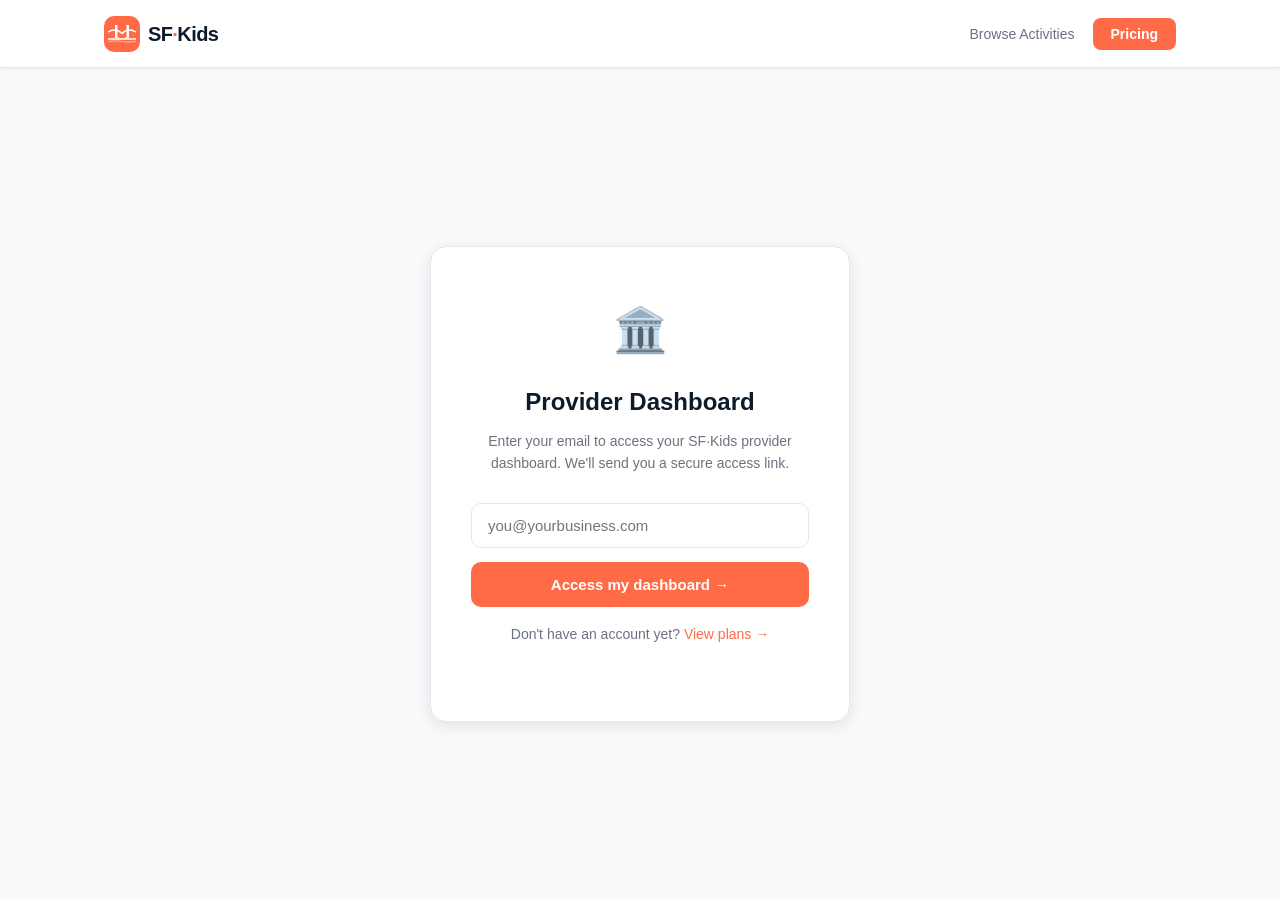
<file: provider-dashboard.html>
<!DOCTYPE html>
<html lang="en">
<head>
<meta charset="UTF-8">
<meta name="viewport" content="width=device-width, initial-scale=1.0">
<title>Provider Dashboard — SF·Kids</title>
<link rel="stylesheet" href="styles.css">
<style>
  body { background:var(--light); }

  /* Login screen */
  .login-wrap { min-height:calc(100vh - 68px); display:flex; align-items:center; justify-content:center; padding:40px 24px; }
  .login-card {
    background:#fff; border:1px solid var(--rule); border-radius:16px;
    padding:48px 40px; max-width:420px; width:100%; text-align:center;
    box-shadow:var(--shadow);
  }
  .login-card .icon { font-size:44px; margin-bottom:18px; }
  .login-card h1 { font-size:24px; font-weight:800; color:var(--navy); margin-bottom:8px; }
  .login-card p { font-size:14px; color:var(--muted); margin-bottom:28px; line-height:1.6; }
  .login-input {
    width:100%; padding:13px 16px; border:1.5px solid var(--rule);
    border-radius:10px; font-size:15px; font-family:inherit; color:var(--navy);
    box-sizing:border-box; margin-bottom:14px; transition:border-color .15s;
  }
  .login-input:focus { outline:none; border-color:var(--coral); box-shadow:0 0 0 3px rgba(255,107,71,.1); }
  .login-btn {
    width:100%; padding:14px; background:var(--coral); color:#fff;
    border:none; border-radius:10px; font-size:15px; font-weight:700;
    cursor:pointer; font-family:inherit; transition:background .15s;
  }
  .login-btn:hover { background:var(--coral-dk); }
  .login-note { font-size:12px; color:var(--muted); margin-top:16px; }

  /* Dashboard layout */
  .dash-shell { display:none; }
  .dash-header {
    background:var(--navy); color:#fff; padding:28px 32px;
    display:flex; align-items:center; justify-content:space-between; flex-wrap:wrap; gap:16px;
  }
  .dash-header h1 { font-size:20px; font-weight:800; }
  .dash-header .sub { font-size:13px; opacity:.7; margin-top:2px; }
  .plan-pill {
    background:var(--coral); color:#fff; font-size:12px; font-weight:700;
    padding:5px 14px; border-radius:999px; letter-spacing:.3px;
  }

  .dash-body { max-width:1040px; margin:0 auto; padding:32px 24px 80px; }
  .dash-grid { display:grid; grid-template-columns:1fr 1fr 1fr 1fr; gap:16px; margin-bottom:32px; }
  @media(max-width:700px){ .dash-grid{ grid-template-columns:1fr 1fr; } }

  .stat-card {
    background:#fff; border:1px solid var(--rule); border-radius:12px;
    padding:20px 22px;
  }
  .stat-label { font-size:12px; font-weight:600; color:var(--muted); text-transform:uppercase; letter-spacing:.5px; margin-bottom:8px; }
  .stat-value { font-size:32px; font-weight:800; color:var(--navy); line-height:1; margin-bottom:4px; }
  .stat-delta { font-size:12px; }
  .stat-delta.up   { color:var(--success); }
  .stat-delta.down { color:#EF4444; }
  .stat-delta.flat { color:var(--muted); }

  .dash-cols { display:grid; grid-template-columns:1fr 360px; gap:24px; }
  @media(max-width:800px){ .dash-cols{ grid-template-columns:1fr; } }

  .dash-card {
    background:#fff; border:1px solid var(--rule); border-radius:12px;
    padding:24px 26px; margin-bottom:20px;
  }
  .dash-card h3 {
    font-size:15px; font-weight:700; color:var(--navy);
    margin-bottom:18px; padding-bottom:14px; border-bottom:1px solid var(--rule);
    display:flex; align-items:center; justify-content:space-between;
  }
  .dash-card h3 a { font-size:12px; font-weight:600; color:var(--coral); }

  /* Listing preview card */
  .preview-card {
    border:1.5px solid var(--rule); border-radius:12px; overflow:hidden;
  }
  .preview-img {
    height:100px; display:flex; align-items:center; justify-content:center;
    font-size:36px;
  }
  .preview-body { padding:14px 16px; }
  .preview-cat { font-size:11px; font-weight:700; color:var(--coral); text-transform:uppercase; letter-spacing:.5px; margin-bottom:4px; }
  .preview-title { font-size:15px; font-weight:700; color:var(--navy); margin-bottom:4px; }
  .preview-provider { font-size:13px; color:var(--muted); margin-bottom:8px; }
  .preview-tags { display:flex; gap:6px; flex-wrap:wrap; }
  .preview-tag {
    background:var(--light); border-radius:6px; padding:3px 10px;
    font-size:11.5px; color:var(--mid); font-weight:500;
  }
  .preview-footer { border-top:1px solid var(--rule); padding:12px 16px; display:flex; justify-content:space-between; align-items:center; }
  .preview-price { font-size:15px; font-weight:800; color:var(--navy); }
  .preview-status { font-size:11px; font-weight:700; padding:3px 10px; border-radius:999px; }
  .status-live    { background:#DCFCE7; color:#166534; }
  .status-review  { background:#FEF3C7; color:#92400E; }
  .status-paused  { background:#F3F4F6; color:var(--muted); }

  /* Sparkline bar chart */
  .mini-chart { display:flex; align-items:flex-end; gap:4px; height:48px; margin-top:4px; }
  .bar {
    flex:1; background:var(--coral-lt); border-radius:3px 3px 0 0;
    transition:background .15s; cursor:pointer;
  }
  .bar:hover { background:var(--coral); }
  .chart-labels { display:flex; justify-content:space-between; font-size:10px; color:var(--muted); margin-top:4px; }

  /* Quick actions */
  .action-list { display:flex; flex-direction:column; gap:10px; }
  .action-btn {
    display:flex; align-items:center; gap:12px; padding:13px 16px;
    border:1.5px solid var(--rule); border-radius:10px; cursor:pointer;
    text-decoration:none; color:var(--navy); transition:border-color .15s;
    font-size:13.5px; font-weight:600; background:#fff;
  }
  .action-btn:hover { border-color:var(--coral); text-decoration:none; color:var(--navy); }
  .action-btn .ic { font-size:18px; }

  /* Plan upgrade */
  .upgrade-card {
    background:linear-gradient(135deg,var(--navy),#1e3a5f);
    border-radius:12px; padding:24px; color:#fff; text-align:center;
  }
  .upgrade-card h4 { font-size:16px; font-weight:800; margin-bottom:8px; }
  .upgrade-card p  { font-size:13px; opacity:.8; margin-bottom:18px; line-height:1.5; }
  .upgrade-card a  {
    display:block; background:var(--coral); color:#fff; font-weight:700;
    font-size:14px; padding:12px; border-radius:8px; text-decoration:none;
    transition:opacity .15s;
  }
  .upgrade-card a:hover { opacity:.9; text-decoration:none; }

  /* Notification dots */
  .notif-list { display:flex; flex-direction:column; gap:12px; }
  .notif-item { display:flex; gap:12px; align-items:flex-start; font-size:13px; color:var(--mid); line-height:1.5; }
  .notif-dot { width:8px; height:8px; border-radius:50%; flex-shrink:0; margin-top:5px; }
  .notif-dot.green { background:var(--success); }
  .notif-dot.yellow { background:var(--yellow); }
  .notif-dot.blue   { background:#3B82F6; }

  /* Tabs */
  .tab-bar { display:flex; gap:0; border-bottom:1px solid var(--rule); margin-bottom:20px; }
  .tab { padding:10px 18px; font-size:13.5px; font-weight:600; color:var(--muted); cursor:pointer; border-bottom:2px solid transparent; margin-bottom:-1px; }
  .tab.active { color:var(--coral); border-bottom-color:var(--coral); }

  /* Edit form inline */
  .edit-row { display:grid; grid-template-columns:1fr 1fr; gap:14px; margin-bottom:14px; }
  @media(max-width:540px){ .edit-row{ grid-template-columns:1fr; } }
  .edit-label { font-size:12px; font-weight:600; color:var(--navy); margin-bottom:5px; display:block; }
  .edit-input, .edit-textarea, .edit-select {
    width:100%; padding:9px 12px; border:1.5px solid var(--rule);
    border-radius:8px; font-size:13.5px; font-family:inherit; color:var(--navy);
    box-sizing:border-box;
  }
  .edit-input:focus, .edit-textarea:focus, .edit-select:focus {
    outline:none; border-color:var(--coral);
  }
  .edit-textarea { resize:vertical; min-height:90px; }
  .save-btn {
    background:var(--coral); color:#fff; border:none; border-radius:8px;
    padding:10px 22px; font-size:14px; font-weight:700; cursor:pointer;
    font-family:inherit;
  }
</style>
</head>
<body>

<nav class="nav">
  <div class="nav-inner">
    <a href="index.html" class="nav-logo">
      <div class="nav-logo-icon">
        <svg width="28" height="20" viewBox="0 0 28 20" fill="none" xmlns="http://www.w3.org/2000/svg">
          <rect x="7" y="1" width="2.5" height="13" rx="0.5" fill="white"/>
          <rect x="18.5" y="1" width="2.5" height="13" rx="0.5" fill="white"/>
          <path d="M0 8 Q8 3.5 14 9.5 Q20 3.5 28 8" stroke="white" stroke-width="1.4" fill="none" stroke-linecap="round"/>
          <line x1="10.5" y1="13" x2="10.5" y2="15" stroke="white" stroke-width="0.9"/>
          <line x1="17.5" y1="13" x2="17.5" y2="15" stroke="white" stroke-width="0.9"/>
          <line x1="0" y1="15" x2="28" y2="15" stroke="white" stroke-width="1.5"/>
          <path d="M0 17.5 Q7 16.2 14 17.5 Q21 18.8 28 17.5" stroke="white" stroke-width="1" fill="none" opacity="0.5"/>
        </svg>
      </div>
      <span>SF<span style="color:var(--coral);font-weight:900;">·</span>Kids</span>
    </a>
    <ul class="nav-links">
      <li><a href="results.html">Browse Activities</a></li>
      <li><a href="list-your-activity.html" class="nav-cta">Pricing</a></li>
    </ul>
  </div>
</nav>

<!-- ── Login Screen ── -->
<div class="login-wrap" id="login-screen">
  <div class="login-card">
    <div class="icon">🏛️</div>
    <h1>Provider Dashboard</h1>
    <p>Enter your email to access your SF·Kids provider dashboard. We'll send you a secure access link.</p>
    <input type="email" class="login-input" id="login-email" placeholder="you@yourbusiness.com"
      onkeydown="if(event.key==='Enter') loginSubmit()">
    <button class="login-btn" onclick="loginSubmit()">Access my dashboard →</button>
    <p class="login-note">Don't have an account yet? <a href="list-your-activity.html">View plans →</a></p>
  </div>
</div>

<!-- ── Dashboard ── -->
<div class="dash-shell" id="dash-shell">

  <!-- Dashboard header -->
  <div class="dash-header">
    <div>
      <div class="dash-header h1" id="dash-greeting" style="font-size:20px;font-weight:800;">Welcome back 👋</div>
      <div class="sub" id="dash-biz">Your Provider Dashboard</div>
    </div>
    <div style="display:flex;align-items:center;gap:12px;">
      <span class="plan-pill" id="dash-plan-pill">⭐ Featured</span>
      <a href="results.html" style="font-size:13px;color:rgba(255,255,255,.7);">View site →</a>
      <button onclick="logout()" style="background:rgba(255,255,255,.12);border:1px solid rgba(255,255,255,.2);color:#fff;font-size:13px;font-weight:600;padding:7px 14px;border-radius:8px;cursor:pointer;font-family:inherit;">Log out</button>
    </div>
  </div>

  <div class="dash-body">

    <!-- Stats row -->
    <div class="dash-grid">
      <div class="stat-card">
        <div class="stat-label">Page views (30 days)</div>
        <div class="stat-value" id="stat-views">1,247</div>
        <div class="stat-delta up">↑ 18% vs last month</div>
      </div>
      <div class="stat-card">
        <div class="stat-label">Click-throughs (30 days)</div>
        <div class="stat-value" id="stat-clicks">84</div>
        <div class="stat-delta up">↑ 23% vs last month</div>
      </div>
      <div class="stat-card">
        <div class="stat-label">Click-through rate</div>
        <div class="stat-value" id="stat-ctr">6.7%</div>
        <div class="stat-delta flat">— avg for your category</div>
      </div>
      <div class="stat-card">
        <div class="stat-label">Listing status</div>
        <div class="stat-value" style="font-size:20px;margin-top:6px;"><span id="stat-status-badge" class="preview-status status-live">● Live</span></div>
        <div class="stat-delta flat" id="stat-since">Since May 2026</div>
      </div>
    </div>

    <div class="dash-cols">

      <!-- LEFT COLUMN -->
      <div>

        <!-- Tabs: Overview / Edit listing / Analytics -->
        <div class="tab-bar">
          <div class="tab active" onclick="switchTab('overview', this)">Overview</div>
          <div class="tab" onclick="switchTab('edit', this)">Edit Listing</div>
          <div class="tab" onclick="switchTab('analytics', this)">Analytics</div>
        </div>

        <!-- Overview tab -->
        <div id="tab-overview">
          <div class="dash-card">
            <h3>Your listing <a href="results.html" target="_blank">View live →</a></h3>
            <div class="preview-card" id="listing-preview">
              <div class="preview-img" id="prev-img" style="background:linear-gradient(135deg,#DBEAFE,#93C5FD);">⚽</div>
              <div class="preview-body">
                <div class="preview-cat" id="prev-cat">Sports</div>
                <div class="preview-title" id="prev-title">Your Activity Name</div>
                <div class="preview-provider" id="prev-provider">Your Organization</div>
                <div class="preview-tags">
                  <span class="preview-tag" id="prev-hood">📍 San Francisco</span>
                  <span class="preview-tag" id="prev-dur">⏱ 2 hrs</span>
                </div>
              </div>
              <div class="preview-footer">
                <div class="preview-price" id="prev-price">$45 / session</div>
                <span class="preview-status status-live">● Live</span>
              </div>
            </div>
          </div>

          <div class="dash-card">
            <h3>Recent activity</h3>
            <div class="notif-list">
              <div class="notif-item"><div class="notif-dot green"></div><div>Your listing went live and appeared in <strong>12 searches</strong> today.</div></div>
              <div class="notif-item"><div class="notif-dot blue"></div><div>A parent clicked through to your booking page from the <strong>Sports filter</strong>.</div></div>
              <div class="notif-item"><div class="notif-dot yellow"></div><div>You're featured in this week's <strong>"This Weekend in SF"</strong> email to 4,200 parents.</div></div>
              <div class="notif-item"><div class="notif-dot green"></div><div>Your listing was viewed <strong>47 times</strong> in the past 7 days.</div></div>
            </div>
          </div>
        </div>

        <!-- Edit listing tab -->
        <div id="tab-edit" style="display:none;">
          <div class="dash-card">
            <h3>Edit your listing</h3>
            <div class="edit-row">
              <div>
                <label class="edit-label">Activity name</label>
                <input class="edit-input" id="edit-title" placeholder="Activity name">
              </div>
              <div>
                <label class="edit-label">Price</label>
                <input class="edit-input" id="edit-price" placeholder="e.g. $45 / session">
              </div>
            </div>
            <div class="edit-row">
              <div>
                <label class="edit-label">Neighborhood</label>
                <select class="edit-select" id="edit-hood">
                  <option>The Mission</option><option>Noe Valley</option>
                  <option>Marina District</option><option>Presidio</option>
                  <option>SoMa</option><option>Sunset District</option>
                  <option>Hayes Valley</option><option>Multiple locations</option>
                </select>
              </div>
              <div>
                <label class="edit-label">Schedule</label>
                <select class="edit-select" id="edit-schedule">
                  <option>Weekends</option><option>Weekdays</option>
                  <option>Daily</option><option>Weekly (Saturdays)</option>
                  <option>Summer camp</option>
                </select>
              </div>
            </div>
            <div style="margin-bottom:14px;">
              <label class="edit-label">Description</label>
              <textarea class="edit-textarea" id="edit-desc" placeholder="Short description of your activity..."></textarea>
            </div>
            <div style="margin-bottom:18px;">
              <label class="edit-label">Booking / website URL</label>
              <input class="edit-input" id="edit-url" placeholder="https://yourwebsite.com/book">
            </div>
            <button class="save-btn" onclick="saveEdits()">Save changes</button>
            <span id="save-confirm" style="font-size:13px;color:var(--success);margin-left:12px;display:none;">✓ Saved!</span>
          </div>
        </div>

        <!-- Analytics tab -->
        <div id="tab-analytics" style="display:none;">
          <div class="dash-card">
            <h3>Views over the past 30 days</h3>
            <div class="mini-chart" id="views-chart"></div>
            <div class="chart-labels"><span>May 3</span><span>May 10</span><span>May 17</span><span>May 24</span><span>Jun 2</span></div>
          </div>
          <div class="dash-card">
            <h3>Click-throughs over the past 30 days</h3>
            <div class="mini-chart" id="clicks-chart"></div>
            <div class="chart-labels"><span>May 3</span><span>May 10</span><span>May 17</span><span>May 24</span><span>Jun 2</span></div>
          </div>
          <div class="dash-card">
            <h3>Where parents are finding you</h3>
            <div style="display:flex;flex-direction:column;gap:12px;margin-top:4px;">
              <div style="display:flex;justify-content:space-between;align-items:center;font-size:14px;">
                <span>Sports filter</span><span style="font-weight:700;color:var(--navy);">38%</span>
              </div>
              <div style="display:flex;justify-content:space-between;align-items:center;font-size:14px;">
                <span>All activities (browsing)</span><span style="font-weight:700;color:var(--navy);">29%</span>
              </div>
              <div style="display:flex;justify-content:space-between;align-items:center;font-size:14px;">
                <span>Weekend filter</span><span style="font-weight:700;color:var(--navy);">18%</span>
              </div>
              <div style="display:flex;justify-content:space-between;align-items:center;font-size:14px;">
                <span>Search (keyword)</span><span style="font-weight:700;color:var(--navy);">15%</span>
              </div>
            </div>
          </div>
        </div>

      </div>

      <!-- RIGHT COLUMN -->
      <div>

        <div class="dash-card">
          <h3>Quick actions</h3>
          <div class="action-list">
            <a class="action-btn" href="#" onclick="switchTab('edit', null); return false;"><span class="ic">✏️</span> Edit listing details</a>
            <a class="action-btn" id="view-live-link" href="results.html" target="_blank"><span class="ic">👁</span> View my live listing</a>
            <a class="action-btn" href="mailto:hello@sf-kids.com"><span class="ic">💬</span> Contact SF·Kids support</a>
            <a class="action-btn" href="list-your-activity.html"><span class="ic">⬆️</span> Change my plan</a>
          </div>
        </div>

        <div class="dash-card">
          <h3>Your plan</h3>
          <div style="margin-bottom:14px;">
            <div style="font-size:17px;font-weight:800;color:var(--navy);margin-bottom:4px;" id="sidebar-plan">⭐ Featured Plan</div>
            <div style="font-size:13px;color:var(--muted);" id="sidebar-price">$149 / month</div>
            <div style="font-size:12px;color:var(--success);margin-top:4px;">● Active · Renews June 3, 2026</div>
          </div>
          <div style="font-size:13px;color:var(--mid);line-height:1.7;margin-bottom:16px;">
            Included: featured badge, top placement, weekend email, monthly analytics
          </div>
          <a href="list-your-activity.html" style="font-size:13px;font-weight:600;color:var(--coral);">Upgrade to Premier →</a>
        </div>

        <div class="upgrade-card" id="upgrade-cta">
          <h4>🚀 Get the Premier plan</h4>
          <p>Unlock a homepage feature slot, monthly newsletter callout, and full conversion analytics for $249/month.</p>
          <a href="provider-signup.html?plan=premier">Upgrade now →</a>
        </div>

      </div>
    </div>
  </div>
</div>

<script>
  // ── Mock provider data (replace with real Airtable lookup in production) ──
  const MOCK_PROVIDERS = {
    'demo@sfkids.com': {
      name: 'Alex Chen', biz: 'Bay Area Youth Athletics',
      plan: 'featured', planLabel: '⭐ Featured', planPrice: '$149 / month',
      activity: 'Presidio Youth Soccer Camp', cat: 'Sports',
      price: '$45 / session', neighborhood: 'Presidio, SF',
      schedule: 'Weekends', emoji: '⚽', gradient: '#DBEAFE,#93C5FD',
      bookingUrl: 'https://www.soccerstars.com/ca/sanfrancisco/camps-and-classes/',
      desc: 'High-energy soccer coaching for ages 6–12 in the Presidio.',
      status: 'Live', statusClass: 'status-live',
      views: 1247, clicks: 84,
    }
  };

  const DEMO_EMAIL = 'demo@sfkids.com';

  function loginSubmit() {
    const email = document.getElementById('login-email').value.trim().toLowerCase();
    if (!email.includes('@')) { alert('Please enter a valid email.'); return; }

    // For demo purposes, any email gets the demo dashboard
    // In production: POST to Cloudflare Worker → lookup in Airtable → return provider data
    const provider = MOCK_PROVIDERS[email] || { ...MOCK_PROVIDERS[DEMO_EMAIL], name: email.split('@')[0] };
    showDashboard(provider);
  }

  function showDashboard(p) {
    document.getElementById('login-screen').style.display = 'none';
    document.getElementById('dash-shell').style.display = 'block';

    // Header
    document.getElementById('dash-greeting').textContent = 'Welcome back, ' + p.name + ' 👋';
    document.getElementById('dash-biz').textContent = p.biz;
    document.getElementById('dash-plan-pill').textContent = p.planLabel;

    // Stats
    document.getElementById('stat-views').textContent = p.views.toLocaleString();
    document.getElementById('stat-clicks').textContent = p.clicks.toLocaleString();
    document.getElementById('stat-ctr').textContent = (p.clicks / p.views * 100).toFixed(1) + '%';

    // Listing preview
    document.getElementById('prev-img').style.background = 'linear-gradient(135deg,' + p.gradient + ')';
    document.getElementById('prev-img').textContent = p.emoji;
    document.getElementById('prev-cat').textContent = p.cat;
    document.getElementById('prev-title').textContent = p.activity;
    document.getElementById('prev-provider').textContent = p.biz;
    document.getElementById('prev-hood').textContent = '📍 ' + p.neighborhood;
    document.getElementById('prev-price').textContent = p.price;

    // Edit form pre-fill
    document.getElementById('edit-title').value = p.activity;
    document.getElementById('edit-price').value = p.price;
    document.getElementById('edit-desc').value = p.desc;
    document.getElementById('edit-url').value = p.bookingUrl;

    // Plan sidebar
    document.getElementById('sidebar-plan').textContent = p.planLabel;
    document.getElementById('sidebar-price').textContent = p.planPrice;
    if (p.plan === 'premier') document.getElementById('upgrade-cta').style.display = 'none';

    // Build charts
    buildChart('views-chart', [38,52,61,47,73,89,95,84,78,91,102,88,95,110,120,118,103,97,112,124,131,119,108,125,138,141,129,135,148,152]);
    buildChart('clicks-chart', [2,3,4,3,5,6,7,5,4,6,7,6,5,7,8,8,6,5,7,9,9,8,6,8,9,10,8,9,10,11]);

    // Store in session for edit saves
    window._provider = p;
  }

  function buildChart(id, data) {
    const container = document.getElementById(id);
    const max = Math.max(...data);
    container.innerHTML = data.map(v =>
      `<div class="bar" style="height:${Math.max(4, (v / max) * 100)}%" title="${v}"></div>`
    ).join('');
  }

  function switchTab(name, el) {
    ['overview','edit','analytics'].forEach(t => {
      document.getElementById('tab-' + t).style.display = t === name ? 'block' : 'none';
    });
    document.querySelectorAll('.tab').forEach(t => t.classList.remove('active'));
    if (el) el.classList.add('active');
    else document.querySelector(`.tab[onclick*="${name}"]`)?.classList.add('active');
  }

  function saveEdits() {
    const confirm = document.getElementById('save-confirm');
    confirm.style.display = 'inline';
    setTimeout(() => { confirm.style.display = 'none'; }, 2500);

    // Update preview card in real time
    document.getElementById('prev-title').textContent = document.getElementById('edit-title').value;
    document.getElementById('prev-price').textContent = document.getElementById('edit-price').value;

    // In production: PATCH to Cloudflare Worker → update Airtable record
    console.log('Listing update saved (would POST to Worker in production)');
  }

  function logout() {
    document.getElementById('dash-shell').style.display = 'none';
    document.getElementById('login-screen').style.display = 'flex';
    document.getElementById('login-email').value = '';
  }

  // Auto-login if URL has ?demo=1
  if (new URLSearchParams(window.location.search).get('demo') === '1') {
    document.getElementById('login-email').value = DEMO_EMAIL;
    loginSubmit();
  }
</script>
</body>
</html>
</file>
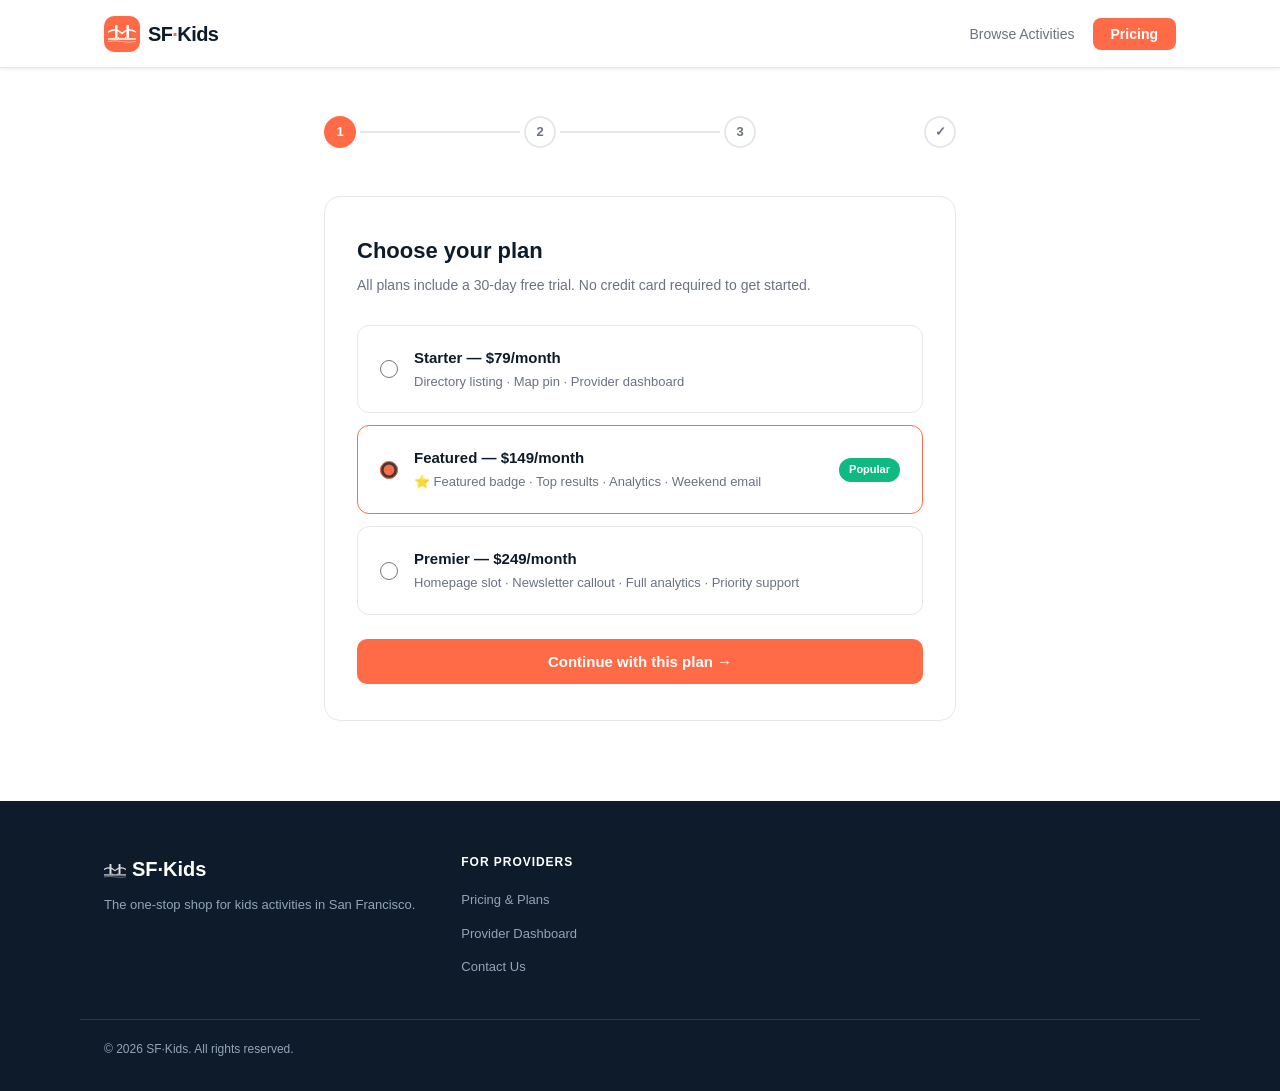
<file: provider-signup.html>
<!DOCTYPE html>
<html lang="en">
<head>
<meta charset="UTF-8">
<meta name="viewport" content="width=device-width, initial-scale=1.0">
<title>Provider Sign Up — SF·Kids</title>
<link rel="stylesheet" href="styles.css">
<style>
  .signup-shell { max-width:680px; margin:0 auto; padding:48px 24px 80px; }
  .step-bar { display:flex; align-items:center; gap:0; margin-bottom:48px; }
  .step-item { display:flex; align-items:center; flex:1; }
  .step-circle {
    width:32px; height:32px; border-radius:50%; flex-shrink:0;
    font-size:13px; font-weight:800; display:flex; align-items:center; justify-content:center;
    border:2px solid var(--rule); color:var(--muted); background:#fff;
    transition:all .2s;
  }
  .step-circle.done  { background:var(--success); border-color:var(--success); color:#fff; }
  .step-circle.active{ background:var(--coral); border-color:var(--coral); color:#fff; }
  .step-line { flex:1; height:2px; background:var(--rule); margin:0 4px; }
  .step-line.done { background:var(--success); }
  .step-label { position:absolute; font-size:11px; }

  .step-panel { display:none; }
  .step-panel.active { display:block; }

  /* Plan summary card */
  .plan-summary {
    background:var(--light); border:1.5px solid var(--rule); border-radius:12px;
    padding:20px 24px; margin-bottom:32px;
    display:flex; align-items:center; justify-content:space-between; gap:16px; flex-wrap:wrap;
  }
  .plan-summary-name { font-size:18px; font-weight:800; color:var(--navy); }
  .plan-summary-price{ font-size:14px; color:var(--muted); }
  .plan-summary-change{ font-size:13px; color:var(--coral); cursor:pointer; font-weight:600; }

  /* Form styles */
  .form-card { background:#fff; border:1px solid var(--rule); border-radius:16px; padding:36px 32px; }
  .form-card h2 { font-size:22px; font-weight:800; color:var(--navy); margin-bottom:6px; }
  .form-card .sub { font-size:14px; color:var(--muted); margin-bottom:28px; }
  .form-section-title {
    font-size:11px; font-weight:700; text-transform:uppercase; letter-spacing:.7px;
    color:var(--muted); border-bottom:1px solid var(--rule); padding-bottom:8px; margin:28px 0 16px;
  }
  .form-group { margin-bottom:18px; }
  .form-label { display:block; font-size:13px; font-weight:600; color:var(--navy); margin-bottom:6px; }
  .form-label .opt { font-weight:400; color:var(--muted); }
  .form-input, .form-select, .form-textarea {
    width:100%; padding:11px 14px; border:1.5px solid var(--rule);
    border-radius:8px; font-size:14px; color:var(--navy); font-family:inherit;
    background:#fff; box-sizing:border-box; transition:border-color .15s;
  }
  .form-input:focus, .form-select:focus, .form-textarea:focus {
    outline:none; border-color:var(--coral); box-shadow:0 0 0 3px rgba(255,107,71,.1);
  }
  .form-textarea { resize:vertical; min-height:110px; line-height:1.5; }
  .form-row { display:grid; grid-template-columns:1fr 1fr; gap:16px; }
  @media(max-width:540px){ .form-row{ grid-template-columns:1fr; } }

  .cat-grid { display:grid; grid-template-columns:repeat(3,1fr); gap:8px; }
  @media(max-width:480px){ .cat-grid{ grid-template-columns:repeat(2,1fr); } }
  .cat-chip {
    padding:8px 10px; border:1.5px solid var(--rule); border-radius:8px;
    font-size:12.5px; font-weight:600; color:var(--mid); cursor:pointer;
    text-align:center; transition:all .15s; user-select:none;
  }
  .cat-chip:hover { border-color:var(--coral); color:var(--coral); }
  .cat-chip.sel { background:var(--coral-lt); border-color:var(--coral); color:var(--coral); }

  .age-wrap { display:flex; align-items:center; gap:12px; }
  .age-wrap span { font-size:13px; color:var(--muted); }
  .age-wrap .form-select { flex:1; }

  .free-toggle { display:flex; align-items:center; gap:8px; font-size:13px; color:var(--mid); cursor:pointer; }
  .free-toggle input { accent-color:var(--coral); width:16px; height:16px; }

  .form-actions { margin-top:28px; display:flex; gap:12px; }
  .btn-back {
    padding:13px 22px; border:1.5px solid var(--rule); border-radius:10px;
    font-size:15px; font-weight:600; color:var(--mid);
    background:#fff; cursor:pointer; font-family:inherit;
  }
  .btn-next {
    flex:1; padding:14px 22px; background:var(--coral); color:#fff;
    border:none; border-radius:10px; font-size:15px; font-weight:700;
    cursor:pointer; font-family:inherit; transition:background .15s;
  }
  .btn-next:hover { background:var(--coral-dk); }

  /* Payment step */
  .payment-options { display:flex; flex-direction:column; gap:14px; margin:24px 0; }
  .pay-option {
    border:1.5px solid var(--rule); border-radius:12px; padding:20px 22px;
    display:flex; align-items:center; justify-content:space-between; gap:16px;
    cursor:pointer; transition:border-color .15s;
  }
  .pay-option:hover { border-color:var(--coral); }
  .pay-option-left .label { font-size:15px; font-weight:700; color:var(--navy); }
  .pay-option-left .note { font-size:13px; color:var(--muted); margin-top:2px; }
  .pay-badge { background:var(--success); color:#fff; font-size:11px; font-weight:700; padding:3px 10px; border-radius:999px; }

  .security-note {
    display:flex; align-items:center; gap:8px;
    font-size:12px; color:var(--muted); margin-top:20px;
  }

  /* Success / confirmation step */
  .success-card { text-align:center; padding:48px 32px; }
  .success-card .icon { font-size:56px; margin-bottom:20px; }
  .success-card h2 { font-size:26px; font-weight:800; color:var(--navy); margin-bottom:12px; }
  .success-card p { font-size:15px; color:var(--mid); line-height:1.6; max-width:440px; margin:0 auto 28px; }
  .success-actions { display:flex; gap:12px; justify-content:center; flex-wrap:wrap; }
</style>
</head>
<body>

<nav class="nav">
  <div class="nav-inner">
    <a href="index.html" class="nav-logo">
      <div class="nav-logo-icon">
        <svg width="28" height="20" viewBox="0 0 28 20" fill="none" xmlns="http://www.w3.org/2000/svg">
          <rect x="7" y="1" width="2.5" height="13" rx="0.5" fill="white"/>
          <rect x="18.5" y="1" width="2.5" height="13" rx="0.5" fill="white"/>
          <path d="M0 8 Q8 3.5 14 9.5 Q20 3.5 28 8" stroke="white" stroke-width="1.4" fill="none" stroke-linecap="round"/>
          <line x1="10.5" y1="13" x2="10.5" y2="15" stroke="white" stroke-width="0.9"/>
          <line x1="17.5" y1="13" x2="17.5" y2="15" stroke="white" stroke-width="0.9"/>
          <line x1="0" y1="15" x2="28" y2="15" stroke="white" stroke-width="1.5"/>
          <path d="M0 17.5 Q7 16.2 14 17.5 Q21 18.8 28 17.5" stroke="white" stroke-width="1" fill="none" opacity="0.5"/>
        </svg>
      </div>
      <span>SF<span style="color:var(--coral);font-weight:900;">·</span>Kids</span>
    </a>
    <ul class="nav-links">
      <li><a href="results.html">Browse Activities</a></li>
      <li><a href="list-your-activity.html" class="nav-cta">Pricing</a></li>
    </ul>
  </div>
</nav>

<div class="signup-shell">

  <!-- Step progress bar -->
  <div class="step-bar" id="step-bar">
    <div class="step-item">
      <div class="step-circle active" id="sc-1">1</div>
      <div class="step-line" id="sl-1"></div>
    </div>
    <div class="step-item">
      <div class="step-circle" id="sc-2">2</div>
      <div class="step-line" id="sl-2"></div>
    </div>
    <div class="step-item">
      <div class="step-circle" id="sc-3">3</div>
      <div class="step-line" id="sl-3" style="background:transparent;"></div>
    </div>
    <div class="step-circle" id="sc-4">✓</div>
  </div>

  <!-- Plan summary bar (shows on steps 2+) -->
  <div class="plan-summary" id="plan-summary" style="display:none;">
    <div>
      <div class="plan-summary-name" id="summary-plan-name">Featured Plan</div>
      <div class="plan-summary-price" id="summary-plan-price">$149/month · 30-day free trial</div>
    </div>
    <span class="plan-summary-change" onclick="goToStep(1)">Change plan</span>
  </div>

  <!-- ── STEP 1: Choose plan ── -->
  <div class="step-panel active" id="step-1">
    <div class="form-card">
      <h2>Choose your plan</h2>
      <p class="sub">All plans include a 30-day free trial. No credit card required to get started.</p>

      <div style="display:flex;flex-direction:column;gap:12px;margin-top:8px;" id="plan-picker">

        <label class="pay-option" style="cursor:pointer;">
          <input type="radio" name="plan" value="starter" style="accent-color:var(--coral);width:18px;height:18px;flex-shrink:0;">
          <div class="pay-option-left" style="flex:1;">
            <div class="label">Starter — $79/month</div>
            <div class="note">Directory listing · Map pin · Provider dashboard</div>
          </div>
        </label>

        <label class="pay-option" style="border-color:var(--coral);cursor:pointer;">
          <input type="radio" name="plan" value="featured" checked style="accent-color:var(--coral);width:18px;height:18px;flex-shrink:0;">
          <div class="pay-option-left" style="flex:1;">
            <div class="label">Featured — $149/month</div>
            <div class="note">⭐ Featured badge · Top results · Analytics · Weekend email</div>
          </div>
          <span class="pay-badge">Popular</span>
        </label>

        <label class="pay-option" style="cursor:pointer;">
          <input type="radio" name="plan" value="premier" style="accent-color:var(--coral);width:18px;height:18px;flex-shrink:0;">
          <div class="pay-option-left" style="flex:1;">
            <div class="label">Premier — $249/month</div>
            <div class="note">Homepage slot · Newsletter callout · Full analytics · Priority support</div>
          </div>
        </label>

      </div>

      <div class="form-actions" style="margin-top:24px;">
        <button class="btn-next" onclick="submitPlan()">Continue with this plan →</button>
      </div>
    </div>
  </div>

  <!-- ── STEP 2: Business details ── -->
  <div class="step-panel" id="step-2">
    <div class="form-card">
      <h2>Tell us about your activity</h2>
      <p class="sub">We'll use this to build your listing. You can edit it after we publish.</p>

      <div class="form-section-title">Your Organization</div>
      <div class="form-row">
        <div class="form-group">
          <label class="form-label">Business / Organization name</label>
          <input type="text" class="form-input" id="f-biz" placeholder="e.g. Bay Area Youth Athletics" required>
        </div>
        <div class="form-group">
          <label class="form-label">Your name</label>
          <input type="text" class="form-input" id="f-name" placeholder="First and last name" required>
        </div>
      </div>
      <div class="form-row">
        <div class="form-group">
          <label class="form-label">Email address</label>
          <input type="email" class="form-input" id="f-email" placeholder="you@yourbusiness.com" required>
        </div>
        <div class="form-group">
          <label class="form-label">Phone <span class="opt">(optional)</span></label>
          <input type="tel" class="form-input" id="f-phone" placeholder="(415) 555-0000">
        </div>
      </div>
      <div class="form-group">
        <label class="form-label">Website / booking URL</label>
        <input type="url" class="form-input" id="f-website" placeholder="https://yourwebsite.com">
      </div>

      <div class="form-section-title">Activity Details</div>
      <div class="form-group">
        <label class="form-label">Activity name</label>
        <input type="text" class="form-input" id="f-activity" placeholder="e.g. Saturday Soccer Camp" required>
      </div>

      <div class="form-group">
        <label class="form-label">Category <span class="opt">(pick all that apply)</span></label>
        <div class="cat-grid" id="cat-grid">
          <div class="cat-chip" onclick="toggleCat(this)" data-v="Sports">⚽ Sports</div>
          <div class="cat-chip" onclick="toggleCat(this)" data-v="Arts">🎨 Arts</div>
          <div class="cat-chip" onclick="toggleCat(this)" data-v="Science">🔬 Science</div>
          <div class="cat-chip" onclick="toggleCat(this)" data-v="Music">🎵 Music</div>
          <div class="cat-chip" onclick="toggleCat(this)" data-v="Outdoors">🌿 Outdoors</div>
          <div class="cat-chip" onclick="toggleCat(this)" data-v="Swimming">🏊 Swimming</div>
          <div class="cat-chip" onclick="toggleCat(this)" data-v="Dance">💃 Dance</div>
          <div class="cat-chip" onclick="toggleCat(this)" data-v="Camps">⛺ Camps</div>
          <div class="cat-chip" onclick="toggleCat(this)" data-v="STEM">🤖 STEM</div>
          <div class="cat-chip" onclick="toggleCat(this)" data-v="Theater">🎭 Theater</div>
          <div class="cat-chip" onclick="toggleCat(this)" data-v="Cooking">👨‍🍳 Cooking</div>
          <div class="cat-chip" onclick="toggleCat(this)" data-v="Other">✨ Other</div>
        </div>
      </div>

      <div class="form-group">
        <label class="form-label">Short description</label>
        <textarea class="form-textarea" id="f-desc" placeholder="Describe your activity in 2–3 sentences — what kids do, what age group, what makes it special..."></textarea>
      </div>

      <div class="form-row">
        <div class="form-group">
          <label class="form-label">Age range</label>
          <div class="age-wrap">
            <select class="form-select" id="f-age-min">
              <option value="0">0 (infant)</option><option value="1">1 yr</option>
              <option value="2">2 yrs</option><option value="3">3 yrs</option>
              <option value="4">4 yrs</option><option value="5" selected>5 yrs</option>
              <option value="6">6 yrs</option><option value="7">7 yrs</option>
              <option value="8">8 yrs</option>
            </select>
            <span>to</span>
            <select class="form-select" id="f-age-max">
              <option value="3">3 yrs</option><option value="5">5 yrs</option>
              <option value="8">8 yrs</option><option value="10">10 yrs</option>
              <option value="12" selected>12 yrs</option><option value="13">13 yrs</option>
              <option value="17">17 yrs</option>
            </select>
          </div>
        </div>
        <div class="form-group">
          <label class="form-label">Price per session</label>
          <input type="text" class="form-input" id="f-price" placeholder="e.g. $45 / session">
          <label class="free-toggle" style="margin-top:8px;">
            <input type="checkbox" id="free-chk" onchange="toggleFree(this)"> This activity is free
          </label>
        </div>
      </div>

      <div class="form-row">
        <div class="form-group">
          <label class="form-label">Neighborhood</label>
          <select class="form-select" id="f-hood">
            <option value="">Select neighborhood</option>
            <option>The Mission</option><option>Noe Valley</option>
            <option>Marina District</option><option>Presidio</option>
            <option>Golden Gate Park</option><option>Hayes Valley</option>
            <option>Sunset District</option><option>Richmond District</option>
            <option>Pacific Heights</option><option>SoMa</option>
            <option>Embarcadero / Waterfront</option><option>Castro</option>
            <option>North Beach</option><option>Fisherman's Wharf</option>
            <option>Inner Sunset</option><option>West Portal</option>
            <option>Multiple locations</option><option>Online / Virtual</option>
          </select>
        </div>
        <div class="form-group">
          <label class="form-label">Schedule</label>
          <select class="form-select" id="f-schedule">
            <option>Weekly (Saturdays)</option><option>Weekly (Sundays)</option>
            <option>Weekdays</option><option>Weekends</option>
            <option>Daily</option><option>Monthly</option>
            <option>Summer camp</option><option>Flexible / On demand</option>
          </select>
        </div>
      </div>

      <div class="form-actions">
        <button class="btn-back" onclick="goToStep(1)">← Back</button>
        <button class="btn-next" onclick="submitDetails()">Continue to payment →</button>
      </div>
    </div>
  </div>

  <!-- ── STEP 3: Payment ── -->
  <div class="step-panel" id="step-3">
    <div class="form-card">
      <h2>Start your free trial</h2>
      <p class="sub">No charge for 30 days. Your card is only billed after the trial ends.</p>

      <div style="background:var(--light);border-radius:10px;padding:16px 20px;margin-bottom:24px;">
        <div style="display:flex;justify-content:space-between;align-items:center;margin-bottom:6px;">
          <span style="font-size:14px;font-weight:600;color:var(--navy);" id="pay-plan-name">Featured Plan</span>
          <span style="font-size:14px;font-weight:800;color:var(--navy);" id="pay-plan-price">$149 / month</span>
        </div>
        <div style="font-size:12.5px;color:var(--muted);">30-day free trial · Cancel anytime · Billed after trial ends</div>
      </div>

      <div class="form-section-title">Payment details</div>
      <div class="form-group">
        <label class="form-label">Cardholder name</label>
        <input type="text" class="form-input" id="f-card-name" placeholder="Name on card">
      </div>
      <div class="form-group">
        <label class="form-label">Card number</label>
        <input type="text" class="form-input" id="f-card-num" placeholder="1234 5678 9012 3456" maxlength="19" oninput="formatCard(this)">
      </div>
      <div class="form-row">
        <div class="form-group">
          <label class="form-label">Expiry</label>
          <input type="text" class="form-input" placeholder="MM / YY" maxlength="7" oninput="formatExpiry(this)">
        </div>
        <div class="form-group">
          <label class="form-label">CVC</label>
          <input type="text" class="form-input" placeholder="123" maxlength="4">
        </div>
      </div>

      <div class="form-actions">
        <button class="btn-back" onclick="goToStep(2)">← Back</button>
        <button class="btn-next" onclick="submitPayment()">Start free trial →</button>
      </div>

      <div class="security-note">
        🔒 Payments processed securely. Your card is not charged until after the 30-day trial.
      </div>
    </div>
  </div>

  <!-- ── STEP 4: Success ── -->
  <div class="step-panel" id="step-4">
    <div class="form-card">
      <div class="success-card">
        <div class="icon">🎉</div>
        <h2>You're in! Welcome to SF·Kids.</h2>
        <p>Your listing is under review. We'll publish it within 1 business day and send your dashboard login link to <strong id="confirm-email">your email</strong>.</p>
        <p style="font-size:14px;color:var(--muted);margin-top:-12px;">Your 30-day free trial starts today. No charge until <strong id="trial-end-date"></strong>.</p>
        <div class="success-actions">
          <a href="provider-dashboard.html" class="btn btn-primary">Go to my dashboard →</a>
          <a href="results.html" class="btn" style="border:1.5px solid var(--rule);color:var(--navy);padding:12px 22px;border-radius:10px;font-weight:600;font-size:14px;">Browse SF·Kids</a>
        </div>
      </div>
    </div>
  </div>

</div>

<!-- Footer -->
<footer class="footer">
  <div class="footer-inner">
    <div>
      <div class="footer-brand">
        <svg width="22" height="16" viewBox="0 0 28 20" fill="none" xmlns="http://www.w3.org/2000/svg" style="vertical-align:middle;margin-right:6px;opacity:0.85;">
          <rect x="7" y="1" width="2.5" height="13" rx="0.5" fill="white"/>
          <rect x="18.5" y="1" width="2.5" height="13" rx="0.5" fill="white"/>
          <path d="M0 8 Q8 3.5 14 9.5 Q20 3.5 28 8" stroke="white" stroke-width="1.4" fill="none" stroke-linecap="round"/>
          <line x1="10.5" y1="13" x2="10.5" y2="15" stroke="white" stroke-width="0.9"/>
          <line x1="17.5" y1="13" x2="17.5" y2="15" stroke="white" stroke-width="0.9"/>
          <line x1="0" y1="15" x2="28" y2="15" stroke="white" stroke-width="1.5"/>
          <path d="M0 17.5 Q7 16.2 14 17.5 Q21 18.8 28 17.5" stroke="white" stroke-width="1" fill="none" opacity="0.5"/>
        </svg>SF·Kids
      </div>
      <p class="footer-tagline">The one-stop shop for kids activities in San Francisco.</p>
    </div>
    <div>
      <p class="footer-col-title">For Providers</p>
      <ul class="footer-links">
        <li><a href="list-your-activity.html">Pricing & Plans</a></li>
        <li><a href="provider-dashboard.html">Provider Dashboard</a></li>
        <li><a href="mailto:hello@sf-kids.com">Contact Us</a></li>
      </ul>
    </div>
  </div>
  <div class="footer-bottom">
    <span>© 2026 SF·Kids. All rights reserved.</span>
  </div>
</footer>

<script>
  const planInfo = {
    starter:  { name:'Starter Plan',  monthly:'$79/month',  annual:'$55/month (billed $660/yr)' },
    featured: { name:'Featured Plan', monthly:'$149/month', annual:'$104/month (billed $1,248/yr)' },
    premier:  { name:'Premier Plan',  monthly:'$249/month', annual:'$174/month (billed $2,088/yr)' },
  };

  // Read plan from URL
  const params = new URLSearchParams(window.location.search);
  let selectedPlan = params.get('plan') || 'featured';
  const billing    = params.get('billing') || 'monthly';

  // Pre-select the radio
  const radio = document.querySelector(`input[name="plan"][value="${selectedPlan}"]`);
  if (radio) radio.checked = true;

  let currentStep = 1;
  const selectedCats = new Set();

  function goToStep(n) {
    document.getElementById('step-' + currentStep).classList.remove('active');
    currentStep = n;
    document.getElementById('step-' + currentStep).classList.add('active');

    // Update step circles
    for (let i = 1; i <= 4; i++) {
      const sc = document.getElementById('sc-' + i);
      sc.classList.remove('active','done');
      if (i < currentStep) sc.classList.add('done');
      if (i === currentStep) sc.classList.add('active');
      if (i <= 3) {
        const sl = document.getElementById('sl-' + i);
        sl.classList.toggle('done', i < currentStep);
      }
    }

    // Show/hide plan summary bar on steps 2+
    const summary = document.getElementById('plan-summary');
    summary.style.display = currentStep >= 2 && currentStep <= 3 ? 'flex' : 'none';

    window.scrollTo({ top: 0, behavior:'smooth' });
  }

  function submitPlan() {
    const checked = document.querySelector('input[name="plan"]:checked');
    if (!checked) return;
    selectedPlan = checked.value;
    const info = planInfo[selectedPlan];
    const priceStr = billing === 'annual' ? info.annual : info.monthly;
    document.getElementById('summary-plan-name').textContent = info.name;
    document.getElementById('summary-plan-price').textContent = priceStr + ' · 30-day free trial';
    document.getElementById('pay-plan-name').textContent = info.name;
    document.getElementById('pay-plan-price').textContent = priceStr;
    goToStep(2);
  }

  function submitDetails() {
    const required = ['f-biz','f-name','f-email','f-activity','f-desc'];
    for (const id of required) {
      const el = document.getElementById(id);
      if (!el.value.trim()) { el.focus(); el.style.borderColor='var(--coral)'; return; }
      el.style.borderColor='';
    }
    if (selectedCats.size === 0) { alert('Please select at least one category.'); return; }
    goToStep(3);
  }

  function submitPayment() {
    const email = document.getElementById('f-email').value;
    const cardNum = document.getElementById('f-card-num').value.replace(/\s/g,'');
    if (cardNum.length < 15) { alert('Please enter a valid card number.'); return; }

    // Set confirmation details
    document.getElementById('confirm-email').textContent = email || 'your email';
    const trialEnd = new Date();
    trialEnd.setDate(trialEnd.getDate() + 30);
    document.getElementById('trial-end-date').textContent =
      trialEnd.toLocaleDateString('en-US', { month:'long', day:'numeric', year:'numeric' });

    // Submit to email via formsubmit
    const data = {
      business:  document.getElementById('f-biz').value,
      contact:   document.getElementById('f-name').value,
      email:     document.getElementById('f-email').value,
      activity:  document.getElementById('f-activity').value,
      plan:      selectedPlan,
      billing:   billing,
      categories:[...selectedCats].join(', '),
      neighborhood: document.getElementById('f-hood').value,
    };
    // In production: POST to Cloudflare Worker to create Airtable record + trigger Stripe
    console.log('Provider signup:', data);

    goToStep(4);
  }

  function toggleCat(el) {
    const v = el.dataset.v;
    if (selectedCats.has(v)) { selectedCats.delete(v); el.classList.remove('sel'); }
    else { selectedCats.add(v); el.classList.add('sel'); }
  }

  function toggleFree(cb) {
    const el = document.getElementById('f-price');
    if (cb.checked) { el.value='Free'; el.disabled=true; }
    else { el.value=''; el.disabled=false; }
  }

  function formatCard(el) {
    let v = el.value.replace(/\D/g,'').substring(0,16);
    el.value = v.replace(/(.{4})/g,'$1 ').trim();
  }

  function formatExpiry(el) {
    let v = el.value.replace(/\D/g,'').substring(0,4);
    if (v.length >= 3) v = v.substring(0,2) + ' / ' + v.substring(2);
    el.value = v;
  }
</script>
</body>
</html>
</file>
<file: styles.css>
/* ============================================================
   SF-Kids Design System
   OpenTable-meets-Airbnb for kids activities in San Francisco
   ============================================================ */

/* ── Tokens ─────────────────────────────────────────────────── */
:root {
  --navy:       #0D1B2A;
  --navy2:      #1B2E42;
  --coral:      #FF6B47;
  --coral-lt:   #FFF1EE;
  --coral-dk:   #E55A38;
  --teal:       #0EA5A0;
  --teal-lt:    #E6F7F7;
  --yellow:     #FFB800;
  --yellow-lt:  #FFF8E6;
  --mid:        #374151;
  --muted:      #6B7280;
  --rule:       #E5E7EB;
  --light:      #F9FAFB;
  --white:      #FFFFFF;
  --success:    #10B981;
  --radius:     12px;
  --radius-sm:  8px;
  --shadow-sm:  0 1px 3px rgba(0,0,0,0.08);
  --shadow:     0 4px 16px rgba(0,0,0,0.10);
  --shadow-lg:  0 8px 32px rgba(0,0,0,0.14);
  --nav-h:      68px;
  --max-w:      1120px;
}

/* ── Reset ───────────────────────────────────────────────────── */
*, *::before, *::after { box-sizing: border-box; margin: 0; padding: 0; }
html { scroll-behavior: smooth; }
body {
  font-family: "Inter", "Helvetica Neue", Helvetica, Arial, sans-serif;
  background: var(--white);
  color: var(--mid);
  line-height: 1.6;
  -webkit-font-smoothing: antialiased;
}
img { max-width: 100%; display: block; }
a { color: var(--coral); text-decoration: none; }
a:hover { text-decoration: underline; }
button { cursor: pointer; font-family: inherit; }

/* ── Navigation ─────────────────────────────────────────────── */
.nav {
  position: sticky; top: 0; z-index: 200;
  height: var(--nav-h);
  background: var(--white);
  border-bottom: 1px solid var(--rule);
  box-shadow: var(--shadow-sm);
  display: flex; align-items: center;
}
.nav-inner {
  max-width: var(--max-w); width: 100%;
  margin: 0 auto; padding: 0 24px;
  display: flex; align-items: center;
  justify-content: space-between; gap: 20px;
}
.nav-logo {
  display: flex; align-items: center; gap: 8px;
  font-size: 20px; font-weight: 800; color: var(--navy);
  letter-spacing: -0.03em; white-space: nowrap;
  text-decoration: none;
}
.nav-logo-icon {
  width: 36px; height: 36px;
  background: var(--coral);
  border-radius: 10px;
  display: flex; align-items: center; justify-content: center;
  font-size: 18px; line-height: 1;
}
.nav-links {
  display: flex; align-items: center; gap: 4px;
  list-style: none;
}
.nav-links a {
  font-size: 14px; font-weight: 500; color: var(--muted);
  padding: 7px 14px; border-radius: 8px;
  transition: color 0.15s, background 0.15s;
}
.nav-links a:hover { color: var(--navy); background: var(--light); text-decoration: none; }
.nav-links a.active { color: var(--coral); background: var(--coral-lt); }
.nav-cta {
  background: var(--coral); color: white !important;
  font-weight: 600 !important; border-radius: 8px;
  padding: 8px 18px !important;
}
.nav-cta:hover { background: var(--coral-dk) !important; }

/* ── Page wrapper ────────────────────────────────────────────── */
.page { max-width: var(--max-w); margin: 0 auto; padding: 0 24px; }

/* ── Buttons ─────────────────────────────────────────────────── */
.btn {
  display: inline-flex; align-items: center; gap: 8px;
  font-size: 15px; font-weight: 600;
  padding: 13px 24px; border-radius: var(--radius-sm);
  border: none; transition: all 0.15s; white-space: nowrap;
  text-decoration: none;
}
.btn:hover { text-decoration: none; transform: translateY(-1px); }
.btn-primary { background: var(--coral); color: white; }
.btn-primary:hover { background: var(--coral-dk); color: white; }
.btn-secondary { background: var(--white); color: var(--navy); border: 1.5px solid var(--rule); }
.btn-secondary:hover { border-color: var(--navy); background: var(--light); color: var(--navy); }
.btn-lg { font-size: 16px; padding: 16px 32px; border-radius: var(--radius); }
.btn-sm { font-size: 13px; padding: 8px 16px; }

/* ── Hero (landing) ──────────────────────────────────────────── */
.hero {
  background: var(--navy);
  padding: 80px 0 100px;
  position: relative; overflow: hidden;
}
.hero::before {
  content: "";
  position: absolute; inset: 0;
  background: radial-gradient(ellipse 70% 60% at 70% 50%, rgba(255,107,71,0.12) 0%, transparent 70%);
  pointer-events: none;
}
.hero-inner {
  max-width: var(--max-w); margin: 0 auto; padding: 0 24px;
  position: relative; z-index: 1;
}
.hero-eyebrow {
  display: inline-flex; align-items: center; gap: 8px;
  font-size: 12px; font-weight: 700; letter-spacing: 0.1em;
  text-transform: uppercase; color: var(--coral);
  background: rgba(255,107,71,0.12); padding: 5px 14px;
  border-radius: 20px; margin-bottom: 20px;
}
.hero h1 {
  font-size: clamp(32px, 5.5vw, 58px);
  font-weight: 800; color: var(--white);
  line-height: 1.08; letter-spacing: -0.03em;
  margin-bottom: 16px; max-width: 640px;
}
.hero h1 span { color: var(--coral); }
.hero-sub {
  font-size: 17px; color: #94A3B8;
  margin-bottom: 40px; max-width: 480px; line-height: 1.6;
}

/* ── Search bar ──────────────────────────────────────────────── */
.search-bar {
  background: var(--white);
  border-radius: 16px;
  padding: 8px 8px 8px 0;
  display: flex; align-items: center;
  box-shadow: var(--shadow-lg);
  max-width: 720px;
  gap: 0;
}
.search-field {
  display: flex; flex-direction: column;
  padding: 10px 20px; flex: 1; min-width: 0;
  border-right: 1px solid var(--rule);
}
.search-field:last-of-type { border-right: none; }
.search-label {
  font-size: 10px; font-weight: 700;
  text-transform: uppercase; letter-spacing: 0.08em;
  color: var(--navy); margin-bottom: 2px;
}
.search-field input, .search-field select {
  border: none; outline: none;
  font-size: 14px; font-weight: 500; color: var(--mid);
  background: transparent; font-family: inherit;
  width: 100%; cursor: pointer;
}
.search-field select option { color: var(--mid); }
.search-btn {
  background: var(--coral); color: white;
  border: none; border-radius: 12px;
  width: 52px; height: 52px; flex-shrink: 0;
  display: flex; align-items: center; justify-content: center;
  font-size: 20px; margin-right: 4px;
  transition: background 0.15s;
}
.search-btn:hover { background: var(--coral-dk); }

/* ── Category chips ──────────────────────────────────────────── */
.categories { padding: 48px 0 40px; }
.categories-title {
  font-size: 11px; font-weight: 700; letter-spacing: 0.1em;
  text-transform: uppercase; color: var(--muted); margin-bottom: 16px;
}
.cat-chips { display: flex; gap: 10px; flex-wrap: wrap; }
.cat-chip {
  display: inline-flex; align-items: center; gap: 8px;
  padding: 10px 18px; border-radius: 24px;
  background: var(--light); border: 1.5px solid var(--rule);
  font-size: 13.5px; font-weight: 600; color: var(--navy);
  cursor: pointer; transition: all 0.15s; white-space: nowrap;
  text-decoration: none;
}
.cat-chip:hover, .cat-chip.active {
  background: var(--coral-lt); border-color: var(--coral);
  color: var(--coral); text-decoration: none;
}
.cat-chip-icon { font-size: 16px; }

/* ── Section headings ────────────────────────────────────────── */
.section-head {
  display: flex; align-items: flex-end;
  justify-content: space-between; margin-bottom: 20px; gap: 16px;
}
.section-head h2 {
  font-size: 22px; font-weight: 800; color: var(--navy);
  letter-spacing: -0.02em;
}
.section-head a {
  font-size: 13px; font-weight: 600; color: var(--coral);
  white-space: nowrap;
}

/* ── Activity cards ──────────────────────────────────────────── */
.cards-grid {
  display: grid;
  grid-template-columns: repeat(auto-fill, minmax(280px, 1fr));
  gap: 20px; margin-bottom: 52px;
}
.card {
  background: var(--white); border-radius: var(--radius);
  border: 1px solid var(--rule); overflow: hidden;
  transition: box-shadow 0.2s, transform 0.2s;
  cursor: pointer; display: flex; flex-direction: column;
  text-decoration: none; color: inherit;
}
.card:hover {
  box-shadow: var(--shadow-lg); transform: translateY(-3px);
  text-decoration: none;
}
.card-img {
  width: 100%; height: 180px; object-fit: cover;
  background: linear-gradient(135deg, #E0E7FF 0%, #C7D2FE 100%);
  display: flex; align-items: center; justify-content: center;
  font-size: 48px; position: relative;
}
.card-img-badge {
  position: absolute; top: 12px; left: 12px;
  background: var(--white); border-radius: 6px;
  padding: 3px 9px; font-size: 11px; font-weight: 700;
  color: var(--navy); box-shadow: var(--shadow-sm);
}
.card-img-save {
  position: absolute; top: 12px; right: 12px;
  background: rgba(255,255,255,0.9); border-radius: 50%;
  width: 32px; height: 32px;
  display: flex; align-items: center; justify-content: center;
  font-size: 16px; cursor: pointer;
}
.card-body { padding: 16px; flex: 1; display: flex; flex-direction: column; gap: 6px; }
.card-cat {
  font-size: 11px; font-weight: 700; letter-spacing: 0.08em;
  text-transform: uppercase; color: var(--coral);
}
.card-title {
  font-size: 15px; font-weight: 700; color: var(--navy);
  line-height: 1.3;
}
.card-provider { font-size: 12.5px; color: var(--muted); }
.card-meta {
  display: flex; gap: 10px; flex-wrap: wrap;
  margin-top: 4px;
}
.card-tag {
  display: inline-flex; align-items: center; gap: 4px;
  font-size: 11.5px; color: var(--muted);
  background: var(--light); padding: 3px 9px;
  border-radius: 20px;
}
.card-footer {
  display: flex; align-items: center;
  justify-content: space-between;
  padding: 12px 16px; border-top: 1px solid var(--rule);
}
.card-price { font-size: 15px; font-weight: 800; color: var(--navy); }
.card-price span { font-size: 12px; font-weight: 400; color: var(--muted); }
.card-rating {
  display: flex; align-items: center; gap: 4px;
  font-size: 12.5px; font-weight: 600; color: var(--navy);
}

/* ── How it works ────────────────────────────────────────────── */
.how-it-works {
  background: var(--light); border-radius: 20px;
  padding: 52px 48px; margin: 0 0 60px;
}
.hiw-steps {
  display: grid; grid-template-columns: repeat(3, 1fr);
  gap: 32px; margin-top: 28px;
}
.hiw-step { text-align: center; }
.hiw-icon {
  width: 60px; height: 60px; border-radius: 50%;
  background: var(--coral); color: white;
  font-size: 24px;
  display: flex; align-items: center; justify-content: center;
  margin: 0 auto 14px;
}
.hiw-num {
  font-size: 11px; font-weight: 700; letter-spacing: 0.1em;
  text-transform: uppercase; color: var(--coral); margin-bottom: 6px;
}
.hiw-title { font-size: 16px; font-weight: 700; color: var(--navy); margin-bottom: 6px; }
.hiw-desc { font-size: 13.5px; color: var(--muted); line-height: 1.55; }

/* ── Filters (results page) ──────────────────────────────────── */
.filters-bar {
  background: var(--white); border-bottom: 1px solid var(--rule);
  padding: 14px 0; position: sticky; top: var(--nav-h); z-index: 100;
}
.filters-inner {
  max-width: var(--max-w); margin: 0 auto; padding: 0 24px;
  display: flex; align-items: center; gap: 8px; flex-wrap: wrap;
}
.filter-chip {
  display: inline-flex; align-items: center; gap: 6px;
  padding: 7px 14px; border-radius: 24px;
  background: var(--white); border: 1.5px solid var(--rule);
  font-size: 13px; font-weight: 500; color: var(--mid);
  cursor: pointer; transition: all 0.15s; white-space: nowrap;
}
.filter-chip:hover { border-color: var(--navy); color: var(--navy); }
.filter-chip.active { background: var(--navy); border-color: var(--navy); color: white; }
.filter-chip-arrow { font-size: 10px; }

/* ── Results layout ──────────────────────────────────────────── */
.results-layout {
  display: grid;
  grid-template-columns: 1fr 380px;
  gap: 28px; padding: 32px 0 60px;
  align-items: start;
}
.results-count {
  font-size: 13px; color: var(--muted);
  margin-bottom: 20px;
}
.results-count strong { color: var(--navy); }
.map-panel {
  position: sticky; top: calc(var(--nav-h) + 56px);
  border-radius: var(--radius); border: 1px solid var(--rule);
  overflow: visible; height: 520px;
}
/* Inner map tile area clips to border-radius without blocking popups */
#sf-map { width: 100%; height: 100%; border-radius: var(--radius); overflow: hidden; }
#sf-map { width: 100%; height: 100%; }
.map-location-btn {
  position: absolute; bottom: 16px; right: 16px; z-index: 1000;
  background: var(--coral); color: #fff; border: none; border-radius: 8px;
  padding: 8px 14px; font-size: 13px; font-weight: 700;
  font-family: inherit; cursor: pointer; box-shadow: 0 2px 8px rgba(0,0,0,0.18);
  display: flex; align-items: center; gap: 6px;
}
.map-location-btn:hover { background: #e55a38; }

/* Featured card */
.card-featured-badge {
  position: absolute; top: 10px; left: 10px; z-index: 2;
  background: #F59E0B; color: #fff;
  font-size: 10.5px; font-weight: 800; letter-spacing: 0.4px;
  padding: 3px 9px; border-radius: 20px;
  text-transform: uppercase;
}
.card[data-featured="true"] {
  border: 2px solid #F59E0B;
  box-shadow: 0 0 0 3px rgba(245,158,11,0.12);
}

/* ── Activity detail ─────────────────────────────────────────── */
.detail-layout {
  display: grid;
  grid-template-columns: 1fr 360px;
  gap: 40px; padding: 40px 0 80px;
  align-items: start;
}
.detail-gallery {
  display: grid;
  grid-template-columns: 2fr 1fr;
  grid-template-rows: 240px 240px;
  gap: 10px; border-radius: var(--radius); overflow: hidden;
  margin-bottom: 32px;
}
.gallery-main {
  grid-row: 1 / 3;
  background: linear-gradient(135deg, #DBEAFE 0%, #BFDBFE 100%);
  display: flex; align-items: center; justify-content: center;
  font-size: 72px;
}
.gallery-sm {
  background: linear-gradient(135deg, #FEE2E2 0%, #FECACA 100%);
  display: flex; align-items: center; justify-content: center;
  font-size: 36px;
}
.gallery-sm:nth-child(3) { background: linear-gradient(135deg, #D1FAE5 0%, #A7F3D0 100%); }
.detail-badges { display: flex; gap: 10px; flex-wrap: wrap; margin-bottom: 16px; }
.badge {
  display: inline-flex; align-items: center; gap: 6px;
  padding: 6px 14px; border-radius: 20px;
  font-size: 12.5px; font-weight: 600;
}
.badge-age   { background: var(--yellow-lt); color: #92400E; }
.badge-price { background: var(--teal-lt); color: #065F46; }
.badge-time  { background: var(--coral-lt); color: #9A3412; }
.detail-title {
  font-size: 28px; font-weight: 800; color: var(--navy);
  letter-spacing: -0.02em; margin-bottom: 6px;
}
.detail-provider {
  font-size: 14px; color: var(--muted); margin-bottom: 14px;
  display: flex; align-items: center; gap: 8px;
}
.detail-rating {
  display: flex; align-items: center; gap: 6px;
  font-size: 14px; font-weight: 600; color: var(--navy);
  margin-bottom: 24px;
}
.stars { color: var(--yellow); letter-spacing: -2px; }
.detail-desc { font-size: 15px; color: var(--mid); line-height: 1.7; margin-bottom: 24px; }
.detail-list { list-style: none; padding: 0; margin-bottom: 24px; }
.detail-list li {
  padding: 8px 0 8px 24px; position: relative;
  font-size: 14px; color: var(--mid); border-bottom: 1px solid var(--rule);
}
.detail-list li:last-child { border-bottom: none; }
.detail-list li::before {
  content: "✓"; position: absolute; left: 0;
  color: var(--success); font-weight: 700;
}

/* ── Reviews ─────────────────────────────────────────────────── */
.reviews { margin-top: 32px; }
.reviews h3 { font-size: 18px; font-weight: 700; color: var(--navy); margin-bottom: 16px; }
.review-card {
  background: var(--light); border-radius: var(--radius-sm);
  padding: 16px 18px; margin-bottom: 12px;
}
.review-header {
  display: flex; align-items: center;
  justify-content: space-between; margin-bottom: 8px;
}
.reviewer { font-size: 13px; font-weight: 700; color: var(--navy); }
.review-date { font-size: 11.5px; color: var(--muted); }
.review-text { font-size: 13.5px; color: var(--mid); line-height: 1.55; }

/* ── Booking sidebar ─────────────────────────────────────────── */
.booking-card {
  background: var(--white); border: 1.5px solid var(--rule);
  border-radius: 16px; padding: 24px;
  box-shadow: var(--shadow); position: sticky;
  top: calc(var(--nav-h) + 20px);
}
.booking-card-price {
  font-size: 24px; font-weight: 800; color: var(--navy);
  margin-bottom: 20px;
}
.booking-card-price span { font-size: 14px; font-weight: 400; color: var(--muted); }
.form-group { margin-bottom: 14px; }
.form-label {
  font-size: 12px; font-weight: 700; color: var(--navy);
  text-transform: uppercase; letter-spacing: 0.06em;
  margin-bottom: 6px; display: block;
}
.form-input, .form-select {
  width: 100%; padding: 11px 14px;
  border: 1.5px solid var(--rule); border-radius: var(--radius-sm);
  font-size: 14px; font-family: inherit; color: var(--mid);
  background: var(--white); outline: none;
  transition: border-color 0.15s;
}
.form-input:focus, .form-select:focus { border-color: var(--coral); }
.time-slots { display: grid; grid-template-columns: 1fr 1fr; gap: 8px; margin-top: 6px; }
.time-slot {
  padding: 9px; border: 1.5px solid var(--rule); border-radius: 8px;
  font-size: 13px; font-weight: 600; text-align: center;
  cursor: pointer; transition: all 0.15s; color: var(--navy);
  background: var(--white);
}
.time-slot:hover { border-color: var(--coral); color: var(--coral); }
.time-slot.selected { background: var(--coral); border-color: var(--coral); color: white; }
.booking-divider { border: none; border-top: 1px solid var(--rule); margin: 16px 0; }
.booking-total { display: flex; justify-content: space-between; font-size: 14px; color: var(--muted); margin-bottom: 8px; }
.booking-total.total { font-size: 15px; font-weight: 700; color: var(--navy); }

/* ── Booking steps ───────────────────────────────────────────── */
.step-indicator {
  display: flex; align-items: center;
  justify-content: center; gap: 0;
  padding: 40px 0 32px;
}
.step {
  display: flex; align-items: center; gap: 8px;
  font-size: 13px; font-weight: 600; color: var(--muted);
}
.step.active { color: var(--navy); }
.step.done { color: var(--success); }
.step-circle {
  width: 28px; height: 28px; border-radius: 50%;
  background: var(--rule); color: var(--muted);
  font-size: 12px; font-weight: 700;
  display: flex; align-items: center; justify-content: center;
  flex-shrink: 0;
}
.step.active .step-circle { background: var(--coral); color: white; }
.step.done .step-circle { background: var(--success); color: white; }
.step-line { width: 60px; height: 2px; background: var(--rule); margin: 0 4px; }
.step-line.done { background: var(--success); }
.booking-form {
  max-width: 540px; margin: 0 auto;
  background: var(--white); border: 1px solid var(--rule);
  border-radius: 16px; padding: 32px;
  box-shadow: var(--shadow);
}
.booking-form h2 { font-size: 20px; font-weight: 800; color: var(--navy); margin-bottom: 6px; }
.booking-form .subtitle { font-size: 14px; color: var(--muted); margin-bottom: 24px; }

/* ── Confirmation ────────────────────────────────────────────── */
.confirm-wrap {
  min-height: 70vh; display: flex;
  align-items: center; justify-content: center; padding: 60px 24px;
}
.confirm-card {
  max-width: 520px; width: 100%; text-align: center;
}
.confirm-icon {
  width: 80px; height: 80px; border-radius: 50%;
  background: #D1FAE5; margin: 0 auto 24px;
  display: flex; align-items: center; justify-content: center;
  font-size: 36px;
}
.confirm-card h1 { font-size: 30px; font-weight: 800; color: var(--navy); margin-bottom: 8px; }
.confirm-card p { font-size: 15px; color: var(--muted); line-height: 1.6; margin-bottom: 8px; }
.confirm-ref {
  background: var(--light); border: 1px solid var(--rule);
  border-radius: var(--radius); padding: 20px 24px;
  margin: 24px 0; text-align: left;
}
.confirm-ref-row {
  display: flex; justify-content: space-between;
  font-size: 13.5px; padding: 6px 0;
  border-bottom: 1px solid var(--rule);
}
.confirm-ref-row:last-child { border-bottom: none; }
.confirm-ref-row span:first-child { color: var(--muted); }
.confirm-ref-row span:last-child { font-weight: 600; color: var(--navy); }
.confirm-actions { display: flex; gap: 12px; justify-content: center; flex-wrap: wrap; margin-top: 24px; }

/* ── Footer ──────────────────────────────────────────────────── */
.footer {
  background: var(--navy); color: #94A3B8;
  padding: 52px 0 32px;
}
.footer-inner {
  max-width: var(--max-w); margin: 0 auto; padding: 0 24px;
  display: grid; grid-template-columns: 1.5fr 1fr 1fr 1fr;
  gap: 40px; margin-bottom: 40px;
}
.footer-brand { font-size: 20px; font-weight: 800; color: white; margin-bottom: 10px; }
.footer-tagline { font-size: 13px; line-height: 1.55; }
.footer-col-title { font-size: 12px; font-weight: 700; letter-spacing: 0.08em; text-transform: uppercase; color: white; margin-bottom: 14px; }
.footer-links { list-style: none; display: flex; flex-direction: column; gap: 8px; }
.footer-links a { font-size: 13px; color: #94A3B8; }
.footer-links a:hover { color: white; text-decoration: none; }
.footer-bottom {
  max-width: var(--max-w); margin: 0 auto; padding: 20px 24px 0;
  border-top: 1px solid #1E3A5F;
  display: flex; justify-content: space-between; align-items: center;
  font-size: 12px; flex-wrap: wrap; gap: 10px;
}

/* ── Responsive ──────────────────────────────────────────────── */
@media (max-width: 768px) {
  .nav-links { display: none; }
  .search-bar { flex-direction: column; padding: 12px; gap: 8px; border-radius: 16px; }
  .search-field { border-right: none; border-bottom: 1px solid var(--rule); padding: 8px 12px; }
  .search-field:last-of-type { border-bottom: none; }
  .search-btn { width: 100%; height: 48px; border-radius: 10px; margin: 4px 0 0; }
  .hiw-steps { grid-template-columns: 1fr; }
  .results-layout { grid-template-columns: 1fr; }
  .map-panel { display: none; }
  .detail-layout { grid-template-columns: 1fr; }
  .detail-gallery { grid-template-columns: 1fr; grid-template-rows: 220px; }
  .gallery-main { grid-row: auto; }
  .gallery-sm { display: none; }
  .footer-inner { grid-template-columns: 1fr 1fr; }
  .booking-form { padding: 20px; }
}
@media (max-width: 480px) {
  .cards-grid { grid-template-columns: 1fr; }
  .footer-inner { grid-template-columns: 1fr; }
  .hero h1 { font-size: 30px; }
}
</file>
